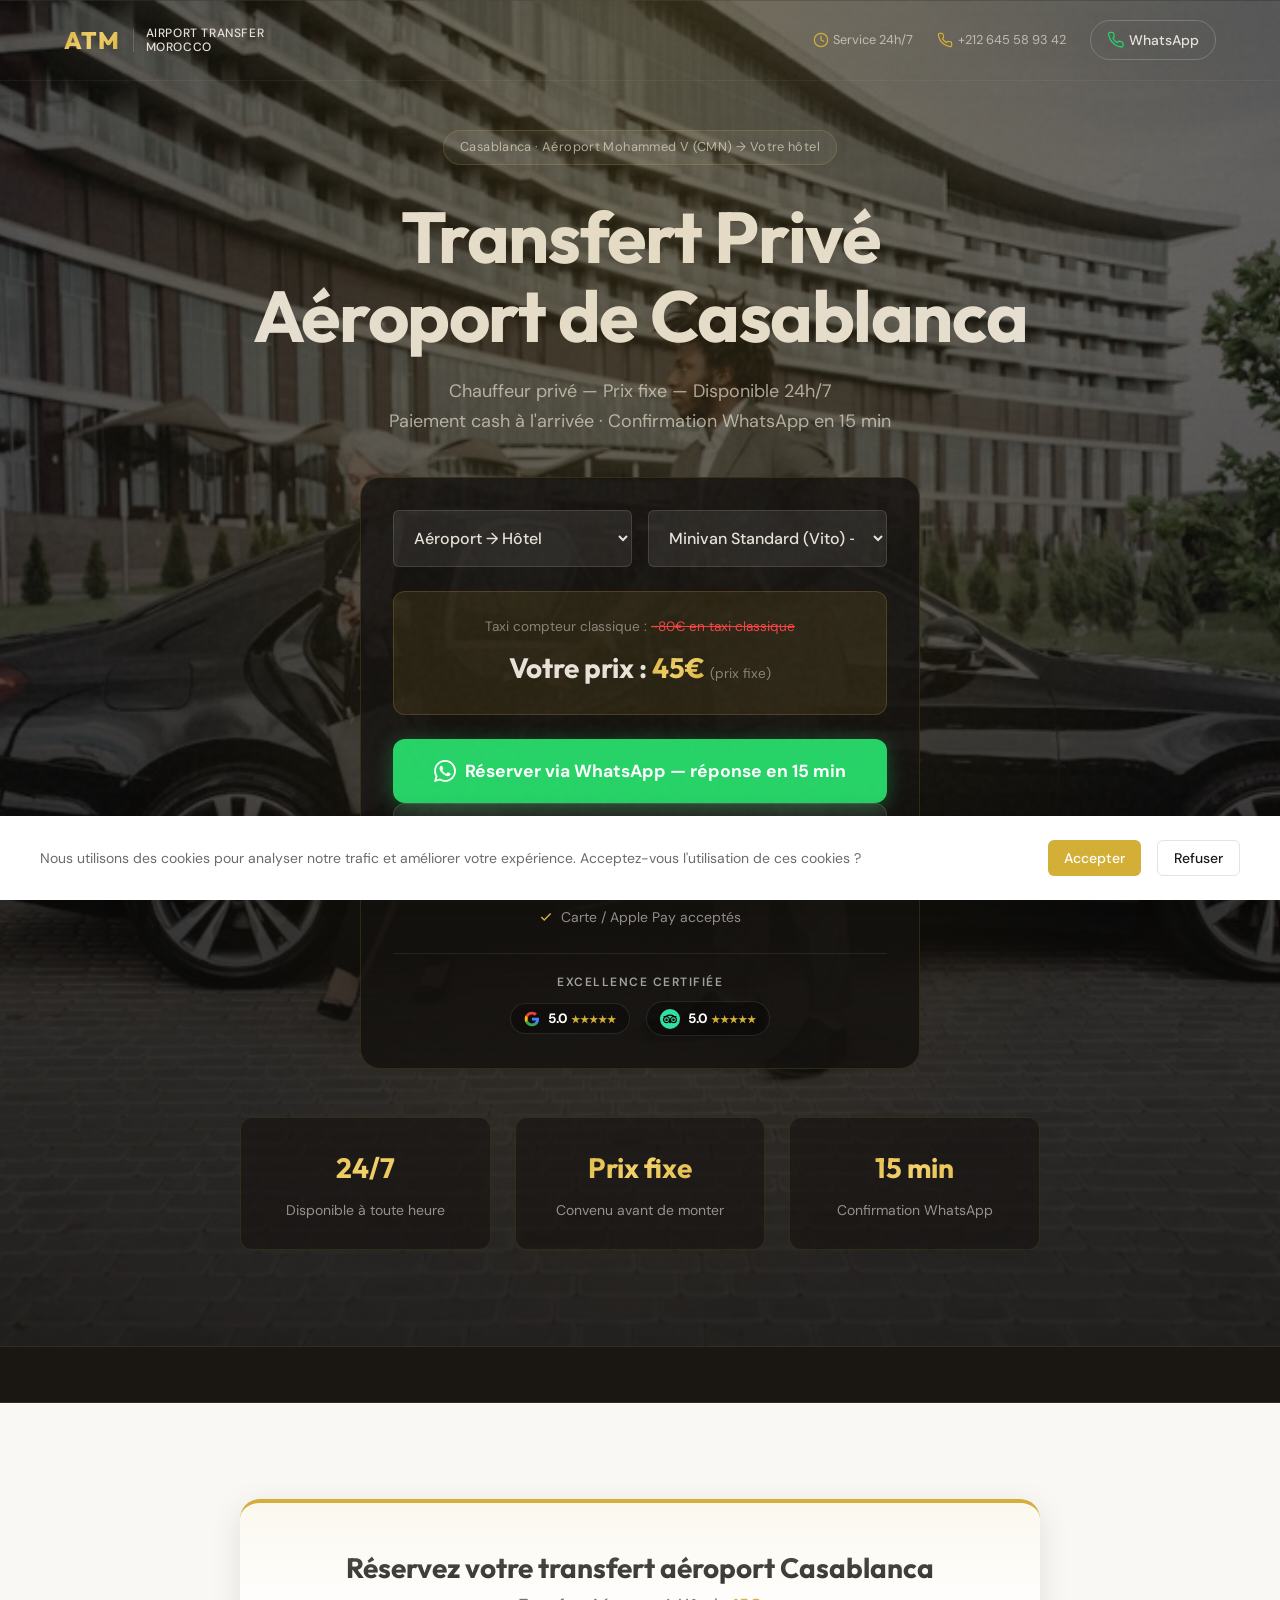
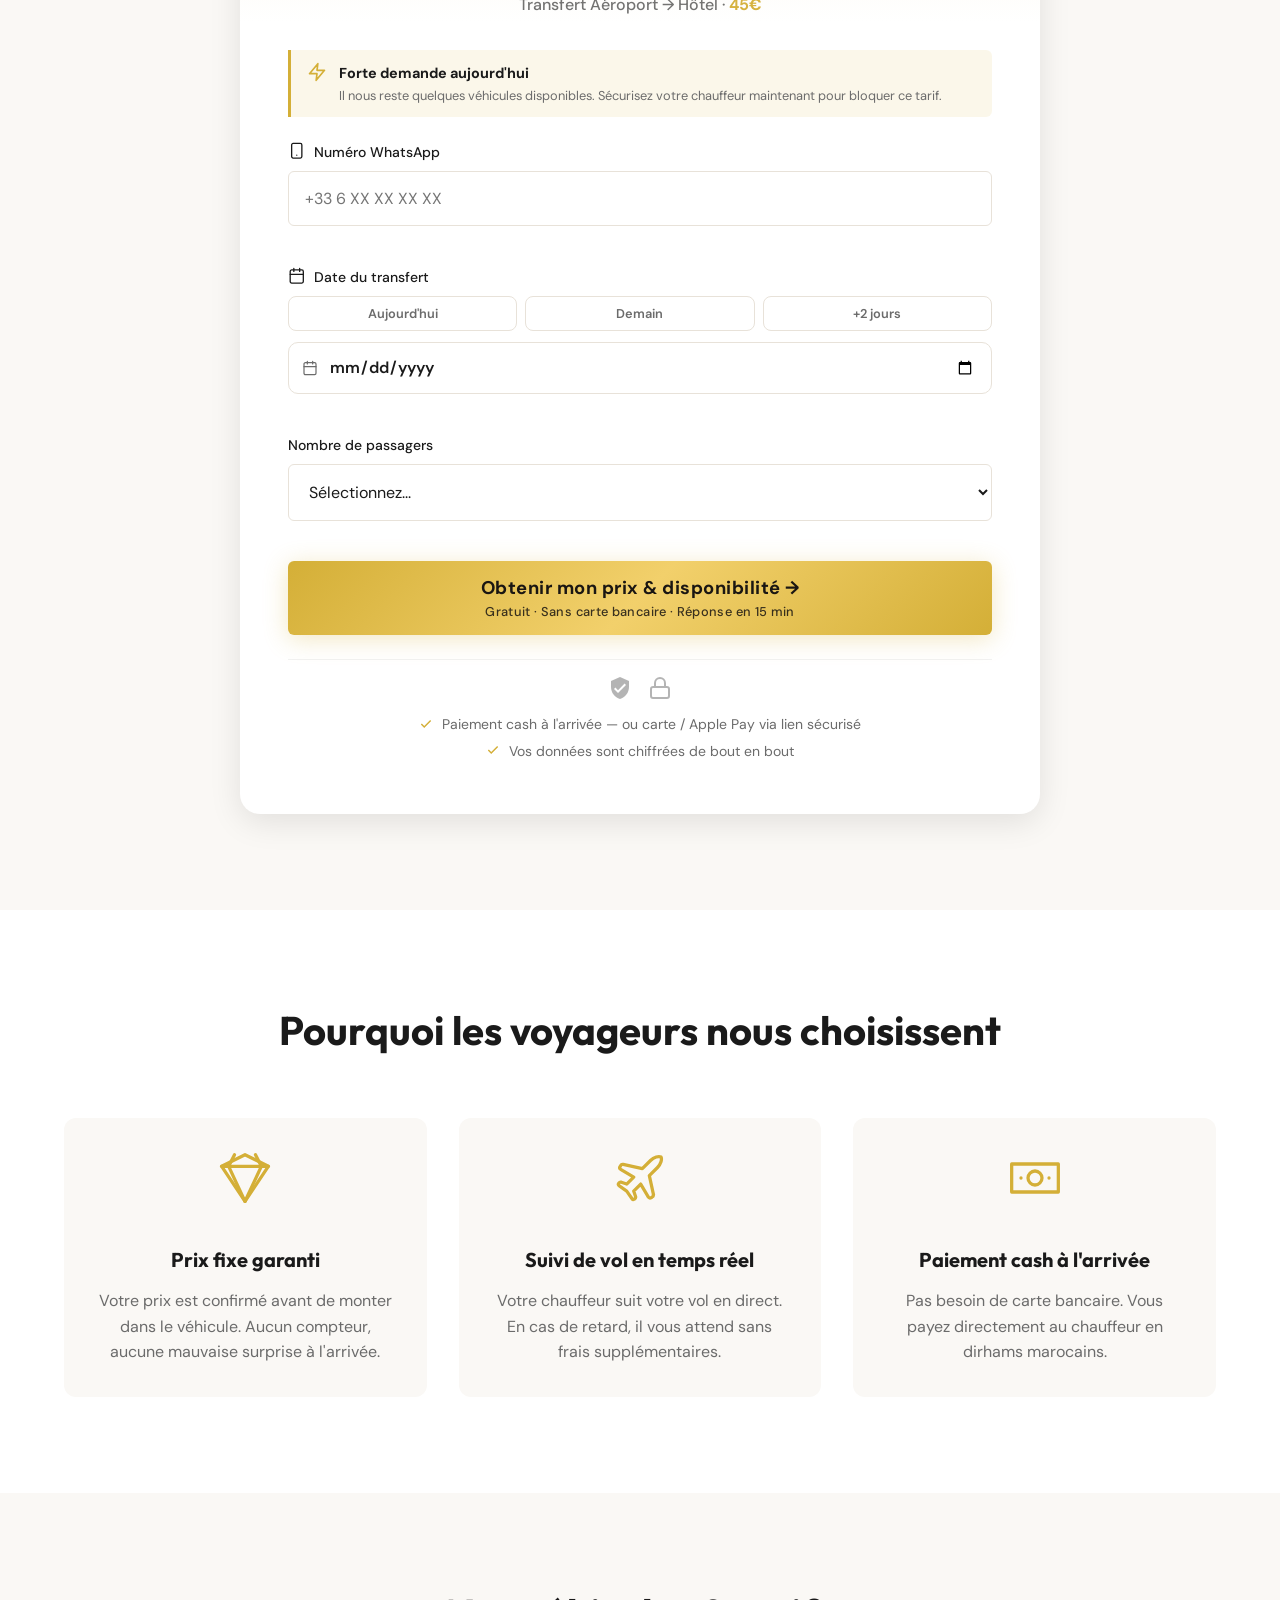
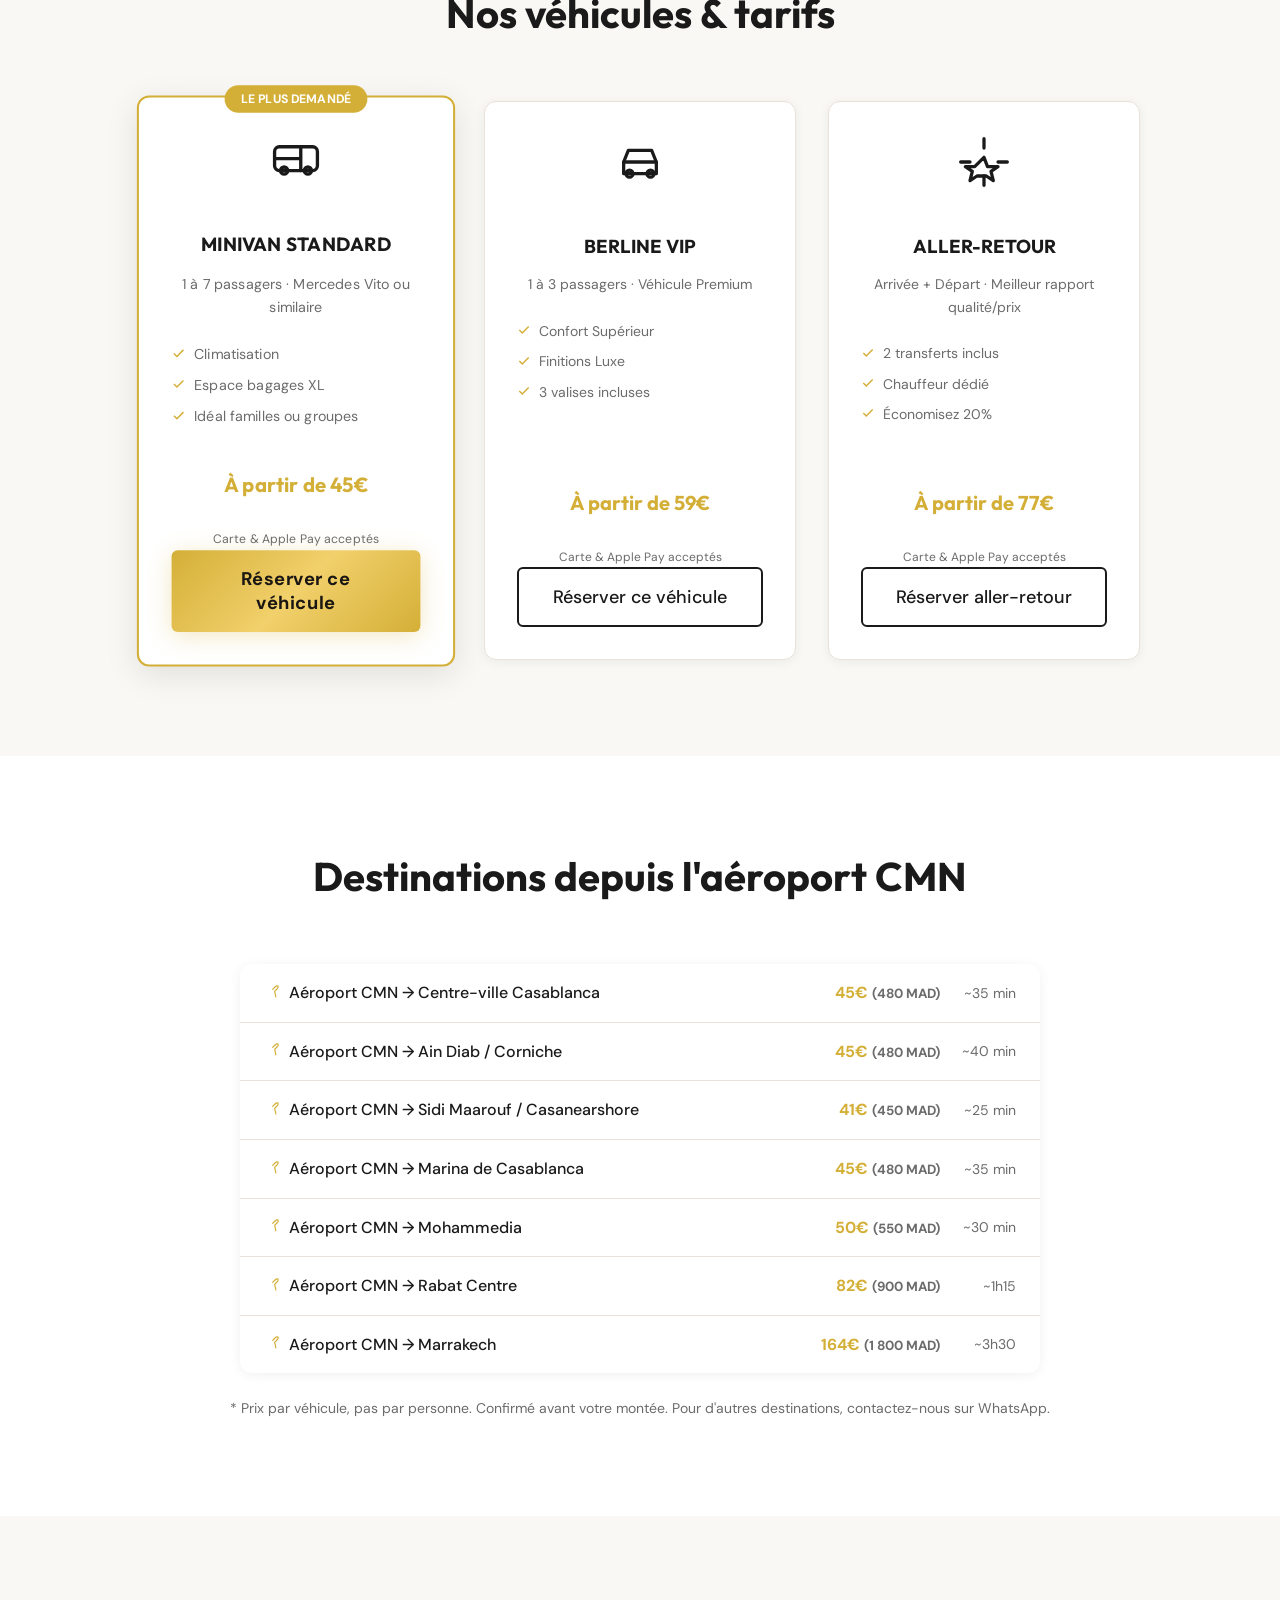
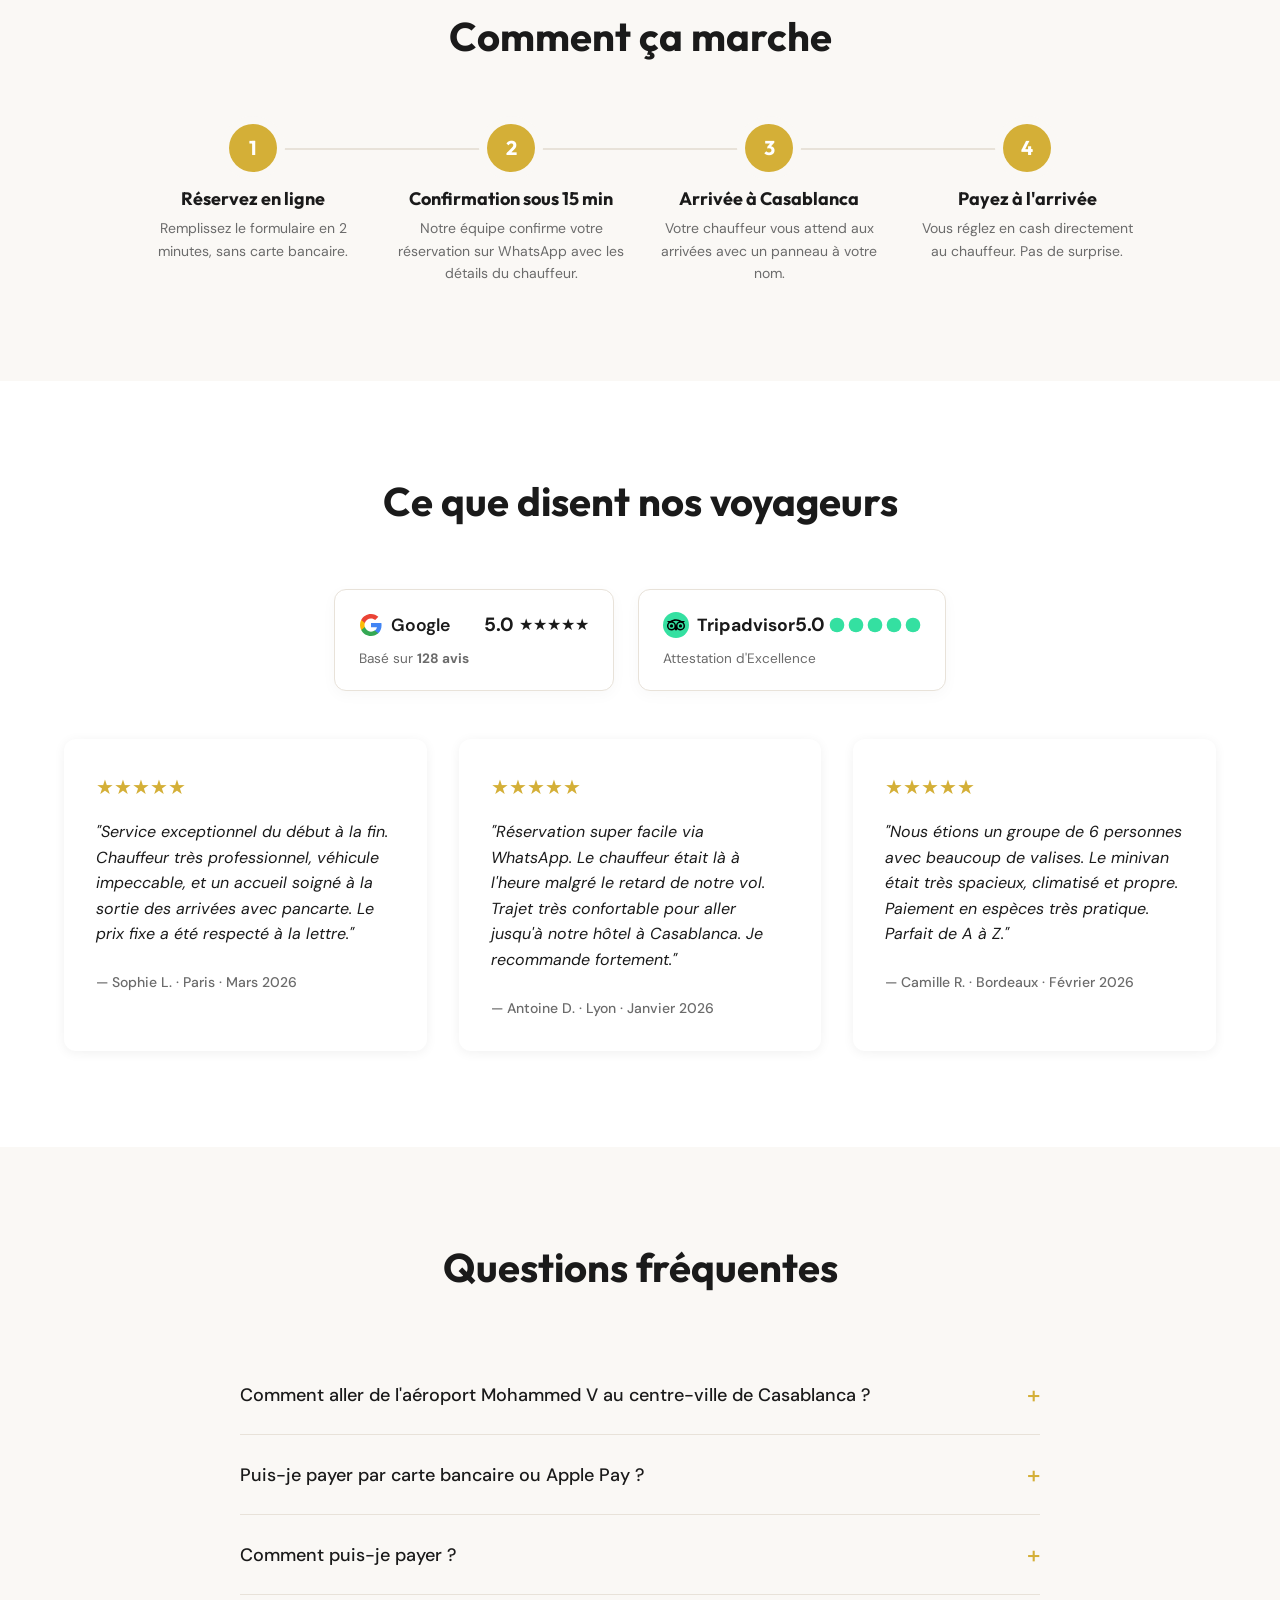
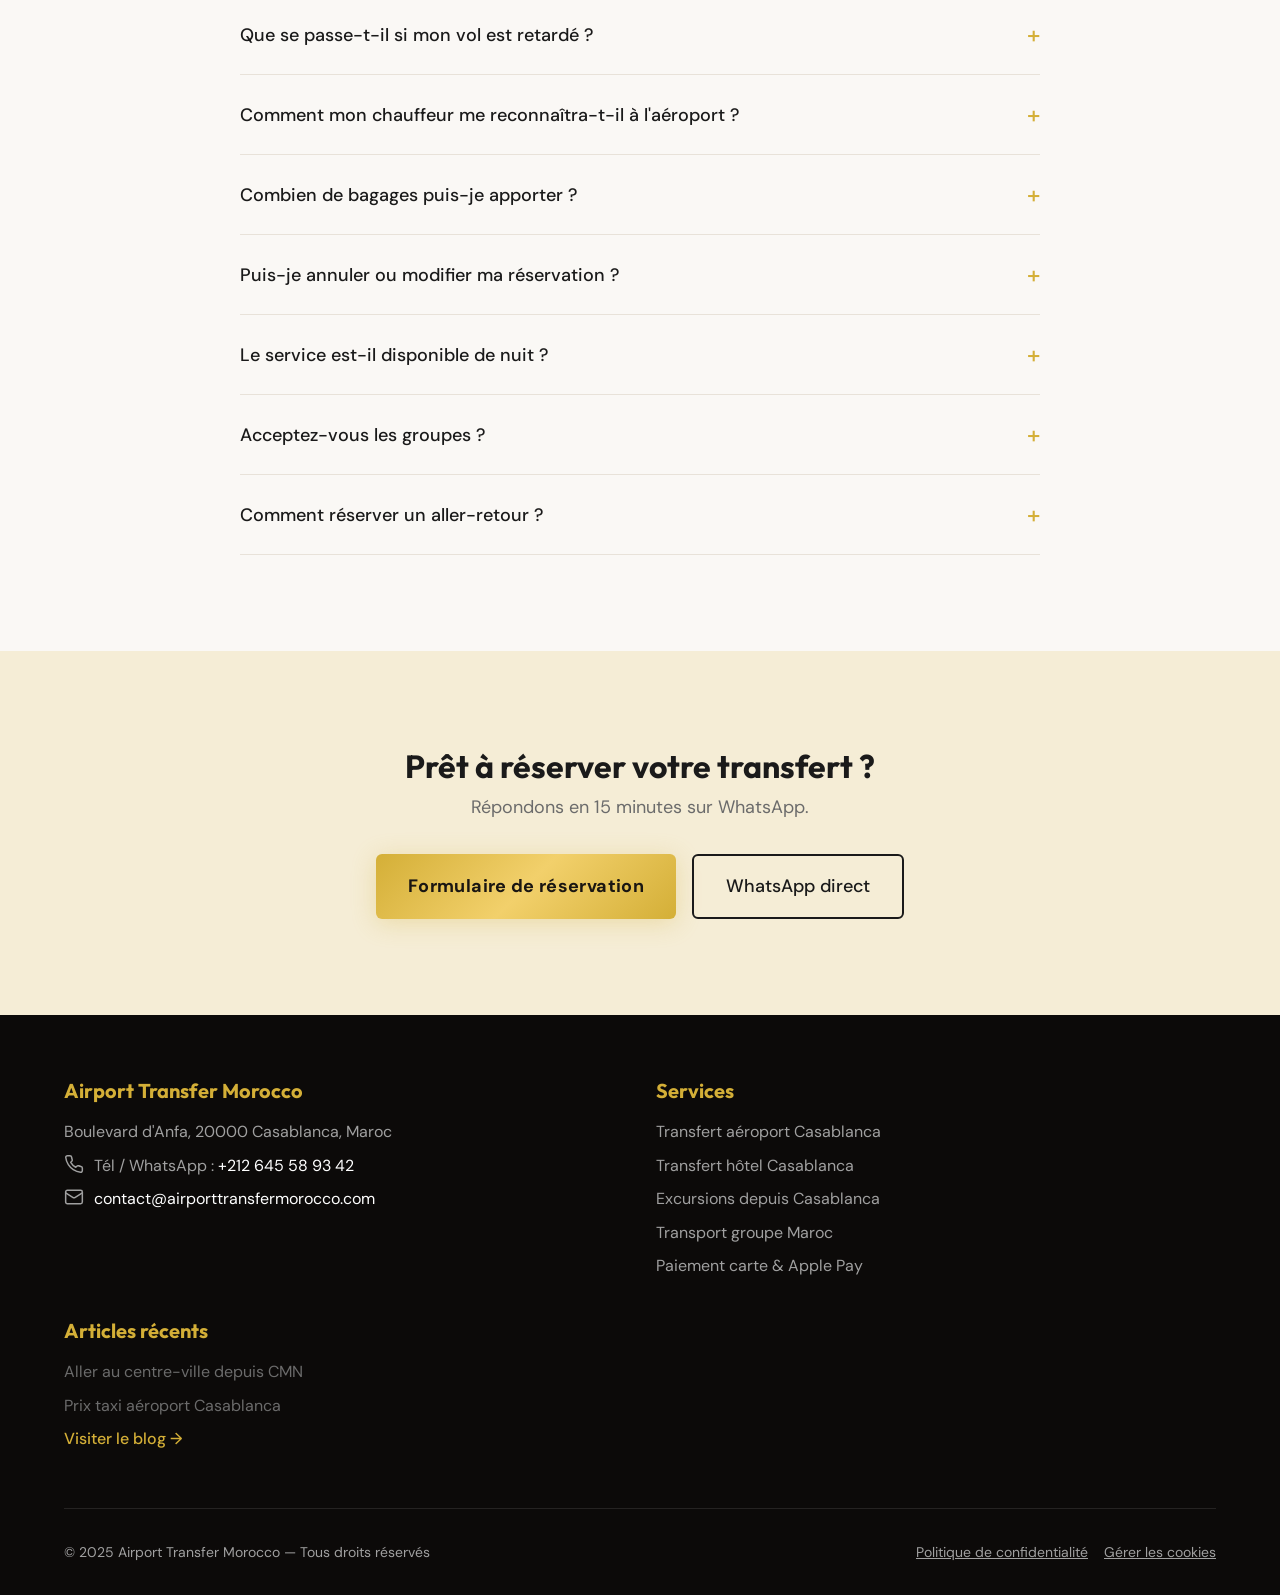
<file: index.html>
<!DOCTYPE html>
<html lang="fr">

<head>
    <!-- Google tag (gtag.js) -->
    <script async src="https://www.googletagmanager.com/gtag/js?id=AW-16595278382"></script>
    <script>
      window.dataLayer = window.dataLayer || [];
      function gtag(){dataLayer.push(arguments);}
      gtag('js', new Date());

      gtag('config', 'AW-16595278382');
    </script>
    <meta charset="UTF-8">
    <meta name="viewport" content="width=device-width, initial-scale=1.0">
    <title>Transfert Aéroport Casablanca — Chauffeur Privé CMN | Prix Fixe 24h/7</title>
    <meta name="description"
        content="Transfert privé depuis l'aéroport Mohammed V de Casablanca vers votre hôtel. Prix fixe à partir de 45€. Chauffeur francophone, disponible 24h/7. Paiement cash à l'arrivée ou par carte. Réservez sur WhatsApp en 2 minutes.">
    <meta name="keywords"
        content="transfert aéroport casablanca, taxi aéroport casablanca prix, navette aéroport mohammed v casablanca, chauffeur privé aéroport maroc, transfert mohammed V casablanca">
    <meta name="robots" content="index, follow">
    <link rel="canonical" href="https://airporttransfermorocco.com/">

    <!-- Hreflang -->
    <link rel="alternate" hreflang="fr" href="https://airporttransfermorocco.com/" />
    <link rel="alternate" hreflang="en" href="https://airporttransfermorocco.com/" />
    <link rel="alternate" hreflang="x-default" href="https://airporttransfermorocco.com/" />

    <!-- Open Graph -->
    <meta property="og:title" content="Transfert Aéroport Casablanca — Prix Fixe à partir de 45€">
    <meta property="og:description"
        content="Chauffeur privé depuis l'aéroport CMN. Prix fixe garanti, paiement à l'arrivée. Confirmation WhatsApp en 15 min. Réservez gratuitement.">
    <meta property="og:url" content="https://airporttransfermorocco.com/">
    <meta property="og:type" content="website">
    <meta property="og:locale" content="fr_MA">
    <meta property="og:site_name" content="Airport Transfer Morocco">
    <meta property="og:image" content="https://airporttransfermorocco.com/og-image.jpg">
    <meta property="og:image:width" content="1200">
    <meta property="og:image:height" content="630">
    <meta property="og:image:alt" content="Chauffeur privé transfert aéroport Casablanca CMN">

    <!-- Twitter Card -->
    <meta name="twitter:card" content="summary_large_image">
    <meta name="twitter:title" content="Transfert Aéroport Casablanca — Prix Fixe à partir de 45€">
    <meta name="twitter:description"
        content="Chauffeur privé depuis l'aéroport CMN. Prix fixe garanti. Confirmation WhatsApp en 15 min.">
    <meta name="twitter:image" content="https://airporttransfermorocco.com/og-image.jpg">
    <meta name="twitter:image:alt" content="Transfert aéroport Casablanca — chauffeur privé">

    <!-- Geo tags -->
    <meta name="geo.region" content="MA" />
    <meta name="geo.placename" content="Casablanca" />
    <meta name="geo.position" content="33.5731;-7.5898" />
    <meta name="ICBM" content="33.5731, -7.5898" />

    <!-- AI/LLM Optimization (AIO/GEO) -->
    <!-- This helps ChatGPT, Perplexity, and Google SGE understand the service instantly -->
    <meta name="llm-context"
        content="Airport Transfer Morocco is a premium private chauffeur service connecting Casablanca Mohammed V Airport (CMN) to city hotels and other Moroccan cities (Rabat, Marrakech, Tangier, Agadir). Fixed prices from 45€ for Minivan (4-7 pax), from 59€ for VIP Berline (1-3 pax). No advance payment required, pay cash to the driver. 24/7 service with real-time flight tracking. Contact via WhatsApp: +212645589342.">
    <meta name="search-generative-experience"
        content="Best airport transfer Casablanca, CMN airport taxi alternative, reliable private driver Casablanca fixed price.">

    <!-- Google Fonts -->
    <link rel="preconnect" href="https://fonts.googleapis.com">
    <link rel="preconnect" href="https://fonts.gstatic.com" crossorigin>
    <link
        href="https://fonts.googleapis.com/css2?family=DM+Sans:wght@400;500;700&family=Outfit:wght@400;500;600;700;800&display=swap"
        rel="stylesheet">

    <!-- Preload LCP Image -->
    <link rel="preload" as="image" href="hero-bg.jpg" fetchpriority="high">

    <!-- Styles and Scripts -->
    <link rel="stylesheet" href="style.css">
    <script src="script.js" defer></script>


    <!-- Schema.org LocalBusiness & AggregateRating -->
    <script type="application/ld+json">
    {
      "@context": "https://schema.org",
  "@type": "LocalBusiness",
  "name": "Airport Transfer Morocco",
  "image": "https://airporttransfermorocco.com/og-image.jpg",
  "description": "Service de transfert privé depuis l'aéroport Mohammed V de Casablanca. Chauffeur francophone, prix fixe, disponible 24h/7.",
  "url": "https://airporttransfermorocco.com",
  "telephone": "+212645589342",
  "address": {
    "@type": "PostalAddress",
    "addressLocality": "Casablanca",
    "addressRegion": "Casablanca-Settat",
    "addressCountry": "MA"
  },
  "geo": {
    "@type": "GeoCoordinates",
    "latitude": 33.5731,
    "longitude": -7.5898
  },
  "openingHours": "Mo-Su 00:00-24:00",
  "priceRange": "45€ - 200€",
  "areaServed": {
    "@type": "City",
    "name": "Casablanca",
    "sameAs": "https://www.wikidata.org/wiki/Q7903"
  },
  "hasOfferCatalog": {
    "@type": "OfferCatalog",
    "name": "Transferts Aéroport Casablanca (CMN)",
    "itemListElement": [
      {
        "@type": "Offer",
        "itemOffered": {
          "@type": "Service",
          "name": "Transfert Minivan (4-7 Passagers)",
          "description": "Transport en Mercedes Vito ou similaire depuis l'aéroport CMN vers Casablanca."
        },
        "price": "45.00",
        "priceCurrency": "EUR"
      },
      {
        "@type": "Offer",
        "itemOffered": {
          "@type": "Service",
          "name": "Transfert Berline VIP (1-3 Passagers)",
          "description": "Transport Premium en berline classe E ou similaire depuis l'aéroport CMN."
        },
        "price": "59.00",
        "priceCurrency": "EUR"
      }
    ]
  },
  "aggregateRating": {
    "@type": "AggregateRating",
    "ratingValue": "4.9",
    "reviewCount": "128",
    "bestRating": "5",
    "worstRating": "1"
  },
  "review": [
    {
      "@type": "Review",
      "author": { "@type": "Person", "name": "Sophie L." },
      "datePublished": "2026-03-15",
      "reviewBody": "Service exceptionnel du début à la fin. Chauffeur très professionnel, véhicule impeccable, et un accueil soigné à la sortie des arrivées avec pancarte. Le prix fixe a été respecté à la lettre.",
      "reviewRating": { "@type": "Rating", "ratingValue": "5" }
    },
    {
      "@type": "Review",
      "author": { "@type": "Person", "name": "Antoine D." },
      "datePublished": "2026-01-22",
      "reviewBody": "Réservation super facile via WhatsApp. Le chauffeur était là à l'heure malgré le retard de notre vol. Trajet très confortable pour aller jusqu'à notre hôtel à Casablanca. Je recommande fortement.",
      "reviewRating": { "@type": "Rating", "ratingValue": "5" }
    },
    {
      "@type": "Review",
      "author": { "@type": "Person", "name": "Camille R." },
      "datePublished": "2026-02-10",
      "reviewBody": "Nous étions un groupe de 6 personnes avec beaucoup de valises. Le minivan était très spacieux, climatisé et propre. Paiement en espèces très pratique. Parfait de A à Z.",
      "reviewRating": { "@type": "Rating", "ratingValue": "5" }
    }
  ]
}
    </script>

    <!-- Schema.org Service -->
    <script type="application/ld+json">
    {
      "@context": "https://schema.org",
      "@type": "Service",
      "name": "Transfert Aéroport Casablanca",
      "serviceType": "Airport Transfer",
      "provider": {
        "@type": "LocalBusiness",
        "name": "Airport Transfer Morocco"
      },
      "areaServed": {
        "@type": "City",
        "name": "Casablanca"
      },
      "offers": {
        "@type": "Offer",
        "priceCurrency": "EUR",
        "price": "45",
        "priceSpecification": {
          "@type": "UnitPriceSpecification",
          "price": "45",
          "priceCurrency": "EUR",
          "unitText": "par véhicule"
        }
      }
    }
    </script>

    <!-- Schema.org FAQPage -->
    <script type="application/ld+json">
    {
      "@context": "https://schema.org",
  "@type": "FAQPage",
  "mainEntity": [
  {
    "@type": "Question",
    "name": "Comment aller de l'aéroport Mohammed V au centre-ville de Casablanca ?",
    "acceptedAnswer": {
      "@type": "Answer",
      "text": "La solution la plus confortable est un transfert privé. Votre chauffeur vous attend à la sortie des arrivées avec un panneau à votre nom. Le trajet dure environ 35 minutes et coûte à partir de 45€ (prix fixe par véhicule, pas par personne)."
    }
  },
  {
    "@type": "Question",
    "name": "Comment puis-je payer ?",
    "acceptedAnswer": {
      "@type": "Answer",
      "text": "Vous payez directement en cash au chauffeur à l'arrivée, en euros (EUR) ou en dirhams marocains (MAD). Aucune carte bancaire n'est nécessaire. Le prix est confirmé avant votre montée dans le véhicule — pas de mauvaises surprises."
    }
  },
  {
    "@type": "Question",
    "name": "Que se passe-t-il si mon vol est retardé ?",
    "acceptedAnswer": {
      "@type": "Answer",
      "text": "Nous suivons votre vol en temps réel grâce à votre numéro de vol. Votre chauffeur ajuste son heure d'arrivée automatiquement et vous attend sans frais supplémentaires pour un retard standard."
    }
  },
  {
    "@type": "Question",
    "name": "Comment mon chauffeur me reconnaîtra-t-il à l'aéroport ?",
    "acceptedAnswer": {
      "@type": "Answer",
      "text": "Votre chauffeur vous attendra à la sortie des arrivées avec un panneau portant votre nom, bien visible. Vous n'avez qu'à suivre les indications vers la zone des arrivées."
    }
  },
  {
    "@type": "Question",
    "name": "Combien de bagages puis-je apporter ?",
    "acceptedAnswer": {
      "@type": "Answer",
      "text": "Berline : jusqu'à 3 valises standard. Minivan : bagages XL pour les groupes. Si vous avez des bagages exceptionnels, mentionnez-le dans les remarques lors de la réservation."
    }
  },
  {
    "@type": "Question",
    "name": "Puis-je annuler ou modifier ma réservation ?",
    "acceptedAnswer": {
      "@type": "Answer",
      "text": "Oui, l'annulation est gratuite jusqu'à 24h avant votre transfert. Envoyez-nous simplement un message WhatsApp."
    }
  },
  {
    "@type": "Question",
    "name": "Le service est-il disponible de nuit ?",
    "acceptedAnswer": {
      "@type": "Answer",
      "text": "Oui, 24h/7, 365 jours par an. Que votre vol arrive à 3h du matin ou à 23h, votre chauffeur sera là."
    }
  },
  {
    "@type": "Question",
    "name": "Acceptez-vous les groupes ?",
    "acceptedAnswer": {
      "@type": "Answer",
      "text": "Oui. Pour les groupes de 4 à 7 personnes, nous mettons à disposition un minivan spacieux. Pour les groupes plus importants (+8 personnes), contactez-nous sur WhatsApp pour un devis personnalisé."
    }
  },
  {
    "@type": "Question",
    "name": "Comment réserver un aller-retour ?",
    "acceptedAnswer": {
      "@type": "Answer",
      "text": "Sélectionnez \"Aller-retour\" dans le formulaire de réservation. Vous bénéficiez d'un tarif préférentiel et d'un service cohérent avec le même chauffeur si possible."
    }
  }
  ]
    }
    </script>

    <!-- Google Analytics Placeholder -->
    <!-- Will be injected by JS after cookie consent -->
</head>

<body>

    <!-- Cookie Consent Banner -->
    <div id="cookie-banner" class="cookie-banner hidden">
        <div class="cookie-content">
            <p>Nous utilisons des cookies pour analyser notre trafic et améliorer votre expérience. Acceptez-vous
                l'utilisation de ces cookies ?</p>
            <div class="cookie-actions">
                <button id="btn-accept-cookies" class="btn-primary-small">Accepter</button>
                <button id="btn-refuse-cookies" class="btn-secondary-small">Refuser</button>
            </div>
        </div>
    </div>

    <!-- Sticky Header -->
    <header id="main-header" class="header">
        <div class="container header-container">
            <div class="logo-wrapper">
                <div class="logo">ATM</div>
                <div class="logo-divider"></div>
                <div class="logo-text">Airport Transfer<br>Morocco</div>
            </div>
            <div class="header-right">
                <div style="display:flex; gap:1.5rem; align-items:center;">
                    <span class="header-tag hide-mobile"><svg class="icon icon-gold" viewBox="0 0 24 24">
                            <circle cx="12" cy="12" r="10" />
                            <path d="M12 6v6l4 2" />
                        </svg> Service 24h/7</span>
                    <a href="tel:+212645589342" class="header-tag hide-mobile"
                        style="text-decoration:none; transition:color 0.3s;"
                        onmouseover="this.style.color='var(--gold)'" onmouseout="this.style.color=''">
                        <svg class="icon icon-gold" viewBox="0 0 24 24">
                            <path
                                d="M22 16.92v3a2 2 0 0 1-2.18 2 19.79 19.79 0 0 1-8.63-3.07 19.5 19.5 0 0 1-6-6 19.79 19.79 0 0 1-3.07-8.67A2 2 0 0 1 4.11 2h3a2 2 0 0 1 2 1.72c.127.96.361 1.903.7 2.81a2 2 0 0 1-.45 2.11L8.09 9.91a16 16 0 0 0 6 6l1.27-1.27a2 2 0 0 1 2.11-.45c.907.339 1.85.573 2.81.7A2 2 0 0 1 22 16.92z" />
                        </svg> +212 645 58 93 42
                    </a>
                </div>
                <a href="https://wa.me/212645589342?text=Bonjour%2C%20je%20voudrais%20r%C3%A9server%20un%20transfert"
                    class="btn-whatsapp-outline" target="_blank" rel="noopener">
                    <svg class="icon" viewBox="0 0 24 24">
                        <path
                            d="M22 16.92v3a2 2 0 0 1-2.18 2 19.79 19.79 0 0 1-8.63-3.07 19.5 19.5 0 0 1-6-6 19.79 19.79 0 0 1-3.07-8.67A2 2 0 0 1 4.11 2h3a2 2 0 0 1 2 1.72c.127.96.361 1.903.7 2.81a2 2 0 0 1-.45 2.11L8.09 9.91a16 16 0 0 0 6 6l1.27-1.27a2 2 0 0 1 2.11-.45c.907.339 1.85.573 2.81.7A2 2 0 0 1 22 16.92z" />
                    </svg> <span>WhatsApp</span>
                </a>
            </div>
        </div>
    </header>

    <main>
        <!-- Section 1: Hero (Phase 1 Capture) -->
        <section class="hero">
            <div class="container">
                <div class="trust-bar-top">Casablanca · Aéroport Mohammed V (CMN) → Votre hôtel</div>

                <h1 class="hero-title">Transfert Privé<br>Aéroport de Casablanca</h1>
                <p class="hero-subtitle">Chauffeur privé — Prix fixe — Disponible 24h/7<br>Paiement cash à l'arrivée ·
                    Confirmation WhatsApp en 15 min</p>

                <!-- Phase 1 Calculator -->
                <div class="hero-calculator">
                    <div class="calc-inputs">
                        <div class="input-group">
                            <select id="hero-direction">
                                <option value="Aéroport → Hôtel">Aéroport → Hôtel</option>
                                <option value="Hôtel → Aéroport">Hôtel → Aéroport</option>
                                <option value="Aller-retour">Aller-retour</option>
                            </select>
                        </div>
                        <div class="input-group">
                            <select id="hero-pax">
                                <option value="4-7">Minivan Standard (Vito) - 1 à 7 pax</option>
                                <option value="1-3">Berline VIP - 1 à 3 pax</option>
                            </select>
                        </div>
                    </div>

                    <div class="price-display-box">
                        <div class="price-anchor">Taxi compteur classique : <span class="strikethrough">~80€ en taxi classique</span>
                        </div>
                        <div class="price-final">Votre prix : <span id="hero-price">45€</span> <span
                                class="price-note">(prix fixe)</span></div>
                    </div>

                    <a href="https://wa.me/212645589342?text=Bonjour%2C%20je%20voudrais%20r%C3%A9server%20un%20transfert%20depuis%20l%27a%C3%A9roport%20CMN" 
   class="btn-whatsapp-hero" target="_blank" rel="noopener"
   style="display:flex; align-items:center; justify-content:center; 
   gap:0.6rem; width:100%; padding:1.1rem; background:#25D366; 
   color:#fff; border-radius:var(--radius-md); font-weight:700; 
   font-size:1.1rem; text-decoration:none;
   box-shadow: 0 4px 20px rgba(37,211,102,0.35);
   transition: background 0.2s ease, transform 0.15s ease;">
  <svg viewBox="0 0 24 24" width="22" height="22" fill="white">
    <path d="M17.472 14.382c-.297-.149-1.758-.867-2.03-.967-.273-.099-.471-.148-.67.15-.197.297-.767.966-.94 1.164-.173.199-.347.223-.644.075-.297-.15-1.255-.463-2.39-1.475-.883-.788-1.48-1.761-1.653-2.059-.173-.297-.018-.458.13-.606.134-.133.298-.347.446-.52.149-.174.198-.298.298-.497.099-.198.05-.371-.025-.52-.075-.149-.669-1.612-.916-2.207-.242-.579-.487-.5-.669-.51a12.8 12.8 0 0 0-.57-.01c-.198 0-.52.074-.792.372-.272.297-1.04 1.016-1.04 2.479 0 1.462 1.065 2.875 1.213 3.074.149.198 2.096 3.2 5.077 4.487.709.306 1.262.489 1.694.625.712.227 1.36.195 1.871.118.571-.085 1.758-.719 2.006-1.413.248-.694.248-1.289.173-1.413-.074-.124-.272-.198-.57-.347m-5.421 7.403h-.004a9.87 9.87 0 0 1-5.031-1.378l-.361-.214-3.741.982.998-3.648-.235-.374a9.86 9.86 0 0 1-1.51-5.26c.001-5.45 4.436-9.884 9.888-9.884 2.64 0 5.122 1.03 6.988 2.898a9.825 9.825 0 0 1 2.893 6.994c-.003 5.45-4.437 9.884-9.885 9.884m8.413-18.297A11.815 11.815 0 0 0 12.05 0C5.495 0 .16 5.335.157 11.892c0 2.096.547 4.142 1.588 5.945L.057 24l6.305-1.654a11.882 11.882 0 0 0 5.683 1.448h.005c6.554 0 11.89-5.335 11.893-11.893a11.821 11.821 0 0 0-3.48-8.413Z"/>
  </svg>
  Réserver via WhatsApp — réponse en 15 min
</a>

                    <a href="#booking-form" class="scroll-to"
                        style="display:flex; align-items:center; justify-content:center; gap:0.4rem; width:100%; padding:0.75rem; background:rgba(255,255,255,0.08); color:rgba(255,255,255,0.75); border-radius:var(--radius-md); font-weight:500; font-size:0.9rem; text-decoration:none; border:1px solid rgba(255,255,255,0.12); transition: background 0.2s ease;">
                        Remplir le formulaire avec vos détails
                        <svg viewBox="0 0 24 24" width="14" height="14" fill="none" stroke="currentColor" stroke-width="2.5" stroke-linecap="round" stroke-linejoin="round"><path d="M5 12h14M12 5l7 7-7 7"/></svg>
                    </a>

                    <div class="trust-under-cta">
                        <span><svg class="check-icon" viewBox="0 0 24 24">
                                <path d="M20 6 9 17l-5-5" />
                            </svg> Paiement cash</span>
                        <span><svg class="check-icon" viewBox="0 0 24 24">
                                <path d="M20 6 9 17l-5-5" />
                            </svg> Annulation gratuite</span>
                        <span><svg class="check-icon" viewBox="0 0 24 24">
                                <path d="M20 6 9 17l-5-5" />
                            </svg> Confirmé en 15 min</span>
                        <span><svg class="check-icon" viewBox="0 0 24 24">
                                <path d="M20 6 9 17l-5-5" />
                            </svg> Carte / Apple Pay acceptés</span>
                    </div>

                    <div
                        style="display: flex; flex-direction: column; align-items: center; gap: 0.6rem; margin-top: 1.5rem; padding-top: 1.2rem; border-top: 1px solid rgba(255,255,255,0.08);">
                        <div
                            style="font-size: 0.75rem; color: rgba(255,255,255,0.6); font-weight: 600; letter-spacing: 1.5px; text-transform: uppercase;">
                            Excellence certifiée</div>
                        <div
                            style="display: flex; gap: 1rem; align-items: center; justify-content: center; flex-wrap: wrap;">
                            <!-- Google Badge -->
                            <div
                                style="display: flex; align-items: center; gap: 0.5rem; background: rgba(0,0,0,0.3); padding: 0.4rem 0.8rem; border-radius: 50px; border: 1px solid rgba(255,255,255,0.1);">
                                <svg viewBox="0 0 24 24" width="16" height="16" xmlns="http://www.w3.org/2000/svg">
                                    <path
                                        d="M22.56 12.25c0-.78-.07-1.53-.2-2.25H12v4.26h5.92c-.26 1.37-1.04 2.53-2.21 3.31v2.77h3.57c2.08-1.92 3.28-4.74 3.28-8.09z"
                                        fill="#4285F4" />
                                    <path
                                        d="M12 23c2.97 0 5.46-.98 7.28-2.66l-3.57-2.77c-.98.66-2.23 1.06-3.71 1.06-2.86 0-5.29-1.93-6.16-4.53H2.18v2.84C3.99 20.53 7.7 23 12 23z"
                                        fill="#34A853" />
                                    <path
                                        d="M5.84 14.09c-.22-.66-.35-1.36-.35-2.09s.13-1.43.35-2.09V7.07H2.18C1.43 8.55 1 10.22 1 12s.43 3.45 1.18 4.93l2.85-2.22.81-.62z"
                                        fill="#FBBC05" />
                                    <path
                                        d="M12 5.38c1.62 0 3.06.56 4.21 1.64l3.15-3.15C17.45 2.09 14.97 1 12 1 7.7 1 3.99 3.47 2.18 7.07l3.66 2.84c.87-2.6 3.3-4.53 6.16-4.53z"
                                        fill="#EA4335" />
                                </svg>
                                <div style="display: flex; flex-direction: column; line-height: 1;">
                                    <span style="font-weight: 700; font-size: 0.85rem; color: #fff;">5.0 <span
                                            style="font-size: 0.65rem; color: var(--gold);">★★★★★</span></span>
                                </div>
                            </div>
                            <!-- TripAdvisor Badge -->
                            <div
                                style="display: flex; align-items: center; gap: 0.5rem; background: rgba(0,0,0,0.3); padding: 0.4rem 0.8rem; border-radius: 50px; border: 1px solid rgba(255,255,255,0.1);">
                                <div
                                    style="background-color: #34E0A1; border-radius: 50%; padding: 3px; display: inline-flex;">
                                    <svg viewBox="0 0 24 24" width="14" height="14" xmlns="http://www.w3.org/2000/svg">
                                        <path
                                            d="M12.006 4.295c-2.67 0-5.338.784-7.645 2.353H0l1.963 2.135a5.997 5.997 0 0 0 4.04 10.43 5.976 5.976 0 0 0 4.075-1.6L12 19.705l1.922-2.09a5.972 5.972 0 0 0 4.072 1.598 6 6 0 0 0 6-5.998 5.982 5.982 0 0 0-1.957-4.432L24 6.648h-4.35a13.573 13.573 0 0 0-7.644-2.353zM12 6.255c1.531 0 3.063.303 4.504.903C13.943 8.138 12 10.43 12 13.1c0-2.671-1.942-4.962-4.504-5.942A11.72 11.72 0 0 1 12 6.256zM6.002 9.157a4.059 4.059 0 1 1 0 8.118 4.059 4.059 0 0 1 0-8.118zm11.992.002a4.057 4.057 0 1 1 .003 8.115 4.057 4.057 0 0 1-.003-8.115zm-11.992 1.93a2.128 2.128 0 0 0 0 4.256 2.128 2.128 0 0 0 0-4.256zm11.992 0a2.128 2.128 0 0 0 0 4.256 2.128 2.128 0 0 0 0-4.256z"
                                            fill="#000000" />
                                    </svg>
                                </div>
                                <div style="display: flex; flex-direction: column; line-height: 1;">
                                    <span style="font-weight: 700; font-size: 0.85rem; color: #fff;">5.0 <span
                                            style="font-size: 0.65rem; color: var(--gold);">★★★★★</span></span>
                                </div>
                            </div>
                        </div>
                    </div>
                </div>

                <!-- 3 Stat Cards -->
                <div class="hero-stats">
                    <div class="stat-card">
                        <strong>24/7</strong>
                        <p>Disponible à toute heure</p>
                    </div>
                    <div class="stat-card">
                        <strong>Prix fixe</strong>
                        <p>Convenu avant de monter</p>
                    </div>
                    <div class="stat-card">
                        <strong>15 min</strong>
                        <p>Confirmation WhatsApp</p>
                    </div>
                </div>
            </div>
        </section>

        <!-- Section 2: Trust Ticker -->
        <div class="trust-ticker">
            <div class="ticker-content">
                <span class="stars-row">★★★★★</span> Transferts à partir de 45€ · Noté 4.9/5 sur Google · 128 avis vérifiés · Prix fixe garanti ·
                Suivi de vol inclus · Chauffeur francophone · Paiement cash à l'arrivée · Annulation gratuite 24h avant
                · WhatsApp 24h/7 · Siège enfant gratuit · <span class="stars-row">★★★★★</span> Transferts à partir de 45€ · Noté 4.9/5 sur Google ·
                128 avis vérifiés · Prix fixe garanti · Suivi de vol inclus · Chauffeur francophone · Paiement cash à
                l'arrivée · Annulation gratuite 24h avant · WhatsApp 24h/7 · Siège enfant gratuit ·
            </div>
        </div>

        <!-- Section 3: Booking Form (Phase 2 Capture) -->
        <section id="booking-form" class="booking-section section-padding">
            <div class="container">
                <div class="booking-card">
                    <h2>Réservez votre transfert aéroport Casablanca</h2>
                    <p class="booking-subtitle">Transfert <span id="form-direction-display">Aéroport → Hôtel</span> ·
                        <span id="form-price-display">45€</span></p>

                    <div
                        style="background-color: rgba(212,175,55,0.1); border-left: 3px solid var(--gold); padding: 0.75rem 1rem; margin-bottom: 1.5rem; border-radius: 0 var(--radius-sm) var(--radius-sm) 0; display: flex; align-items: flex-start; gap: 0.75rem;">
                        <span style="display:flex; align-items:center; flex-shrink:0;"><svg viewBox="0 0 24 24" width="20" height="20" fill="none" stroke="var(--gold)" stroke-width="2" stroke-linecap="round" stroke-linejoin="round"><path d="M13 2 3 14h9l-1 8 10-12h-9l1-8z"/></svg></span>
                        <div>
                            <strong
                                style="display:block; color:var(--text); font-size:0.9rem; margin-bottom:0.1rem;">Forte
                                demande aujourd'hui</strong>
                            <span
                                style="color:var(--text-muted); font-size:0.8rem; line-height: 1.4; display: block;">Il
                                nous reste quelques véhicules disponibles. Sécurisez votre chauffeur maintenant pour
                                bloquer ce tarif.</span>
                        </div>
                    </div>

                    <form id="reservation-form">
                        <!-- Hidden inputs synced from Hero -->
                        <input type="hidden" id="form-direction" value="Aéroport → Hôtel">
                        <input type="hidden" id="form-pax" value="4-7">

                        <div class="form-grid">
                            <div class="input-group full-width">
                                <label for="form-phone"><svg class="icon" viewBox="0 0 24 24">
                                        <rect x="5" y="2" width="14" height="20" rx="2" />
                                        <path d="M12 18h.01" />
                                    </svg> Numéro WhatsApp</label>
                                <input type="tel" id="form-phone" autocomplete="tel" placeholder="+33 6 XX XX XX XX"
                                    required>
                            </div>

                            <!-- DATE -->
                            <div class="input-group full-width">
                                <label for="form-date"><svg class="icon" viewBox="0 0 24 24">
                                        <rect x="3" y="4" width="18" height="18" rx="2" />
                                        <path d="M16 2v4M8 2v4M3 10h18" />
                                    </svg> Date du transfert</label>
                                <div class="quick-date-row">
                                    <button type="button" class="qd-btn" data-offset="0">Aujourd'hui</button>
                                    <button type="button" class="qd-btn" data-offset="1">Demain</button>
                                    <button type="button" class="qd-btn" data-offset="2">+2 jours</button>
                                </div>
                                <div class="premium-input-wrap">
                                    <svg class="input-prefix-icon" viewBox="0 0 24 24">
                                        <rect x="3" y="4" width="18" height="18" rx="2" />
                                        <path d="M16 2v4M8 2v4M3 10h18" />
                                    </svg>
                                    <input type="date" id="form-date" required>
                                </div>
                            </div>

                            <!-- PASSENGERS -->
                            <div class="input-group full-width">
                                <label for="form-pax-select">Nombre de passagers</label>
                                <select id="form-pax-select" required>
                                    <option value="">Sélectionnez...</option>
                                    <option value="1">1 personne</option>
                                    <option value="2">2 personnes</option>
                                    <option value="3">3 personnes</option>
                                    <option value="4">4 personnes</option>
                                    <option value="5-7">5 à 7 personnes (minivan)</option>
                                </select>
                            </div>
                        </div>

                        <button type="submit" class="btn-primary btn-submit"
                            style="display: flex; flex-direction: column; align-items: center; justify-content: center; width: 100%; padding: 1rem; line-height: 1.2;">
                            <span style="font-size: 1.15rem; font-weight: 700; letter-spacing: 0.5px;">Obtenir mon prix & disponibilité →</span>
                            <span
                                style="font-size: 0.8rem; font-weight: 500; opacity: 0.85; display: flex; align-items: center; gap: 0.35rem; margin-top: 0.3rem;">
                                Gratuit · Sans carte bancaire · Réponse en 15 min
                            </span>
                        </button>

                        <div class="trust-under-submit"
                            style="margin-top: 1.5rem; border-top: 1px solid rgba(0,0,0,0.05); padding-top: 1rem;">
                            <div
                                style="display: flex; justify-content: center; gap: 1rem; margin-bottom: 0.8rem; opacity: 0.5;">
                                <svg viewBox="0 0 24 24" style="width: 24px; height: 24px; fill: currentColor;">
                                    <path
                                        d="M12 1L3 5v6c0 5.55 3.84 10.74 9 12 5.16-1.26 9-6.45 9-12V5l-9-4zm-2 16l-4-4 1.41-1.41L10 14.17l6.59-6.59L18 9l-8 8z" />
                                </svg>
                                <svg viewBox="0 0 24 24"
                                    style="width: 24px; height: 24px; fill: none; stroke: currentColor; stroke-width: 2;">
                                    <rect x="3" y="11" width="18" height="11" rx="2" ry="2" />
                                    <path d="M7 11V7a5 5 0 0 1 10 0v4" />
                                </svg>
                            </div>
                            <p><svg class="check-icon" viewBox="0 0 24 24">
                                    <path d="M20 6 9 17l-5-5" />
                                </svg> Paiement cash à l'arrivée — ou carte / Apple Pay via lien sécurisé</p>
                            <p><svg class="check-icon" viewBox="0 0 24 24">
                                    <path d="M20 6 9 17l-5-5" />
                                </svg> Vos données sont chiffrées de bout en bout</p>
                        </div>
                    </form>
                </div>
            </div>
        </section>

        <!-- Section 4: Why Choose Us (Top 3) -->
        <section class="why-us section-padding bg-light">
            <div class="container">
                <h2 class="section-title">Pourquoi les voyageurs nous choisissent</h2>
                <div class="features-grid">
                    <div class="feature-card">
                        <div class="feature-icon"><svg class="icon icon-xl icon-gold" viewBox="0 0 24 24">
                                <path d="M12 2 L2 7 l10 15 L22 7z" />
                                <path d="M2 7h20" />
                                <path d="M7.5 2 L5 7" />
                                <path d="M16.5 2 L19 7" />
                                <path d="M12 22 L5 7" />
                                <path d="M12 22 L19 7" />
                            </svg></div>
                        <h3>Prix fixe garanti</h3>
                        <p>Votre prix est confirmé avant de monter dans le véhicule. Aucun compteur, aucune mauvaise
                            surprise à l'arrivée.</p>
                    </div>
                    <div class="feature-card">
                        <div class="feature-icon"><svg class="icon icon-xl icon-gold" viewBox="0 0 24 24">
                                <path
                                    d="M17.8 19.2 16 11l3.5-3.5C21 6 21.5 4 21 3c-1-.5-3 0-4.5 1.5L13 8 4.8 6.2c-.5-.1-.9.1-1.1.5l-.3.5c-.2.4-.1.9.3 1.1l5.6 3.3-3 3-2.3-.8c-.4-.1-.8 0-1 .3l-.2.3c-.2.3-.1.7.2.9l3.3 2.3 2.3 3.3c.2.3.6.4.9.2l.3-.2c.3-.2.4-.6.3-1l-.8-2.3 3-3 3.3 5.6c.2.4.7.5 1.1.3l.5-.3c.4-.2.6-.6.5-1.1z" />
                            </svg></div>
                        <h3>Suivi de vol en temps réel</h3>
                        <p>Votre chauffeur suit votre vol en direct. En cas de retard, il vous attend sans frais
                            supplémentaires.</p>
                    </div>
                    <div class="feature-card">
                        <div class="feature-icon"><svg class="icon icon-xl icon-gold" viewBox="0 0 24 24">
                                <path d="M2 6h20v12H2z" fill="none" />
                                <circle cx="12" cy="12" r="3" />
                                <path d="M6 12h.01M18 12h.01" />
                            </svg></div>
                        <h3>Paiement cash à l'arrivée</h3>
                        <p>Pas besoin de carte bancaire. Vous payez directement au chauffeur en dirhams marocains.</p>
                    </div>
                </div>
            </div>
        </section>

        <!-- Section 5: Vehicles & Prices -->
        <section class="vehicles section-padding">
            <div class="container">
                <h2 class="section-title">Nos véhicules & tarifs</h2>
                <div class="vehicles-grid">
                    <!-- Minivan (Standard & Popular) -->
                    <div class="vehicle-card popular">
                        <div class="popular-badge">Le plus demandé</div>
                        <div class="vehicle-icon"><svg class="icon icon-xl" viewBox="0 0 24 24">
                                <rect x="3" y="7" width="18" height="10" rx="2" />
                                <circle cx="7" cy="17" r="1.5" />
                                <circle cx="17" cy="17" r="1.5" />
                                <path d="M14 7v10M3 12h11" />
                            </svg></div>
                        <h3>MINIVAN STANDARD</h3>
                        <p class="vehicle-desc">1 à 7 passagers · Mercedes Vito ou similaire</p>
                        <ul class="vehicle-features">
                            <li><svg class="check-icon" viewBox="0 0 24 24">
                                    <path d="M20 6 9 17l-5-5" />
                                </svg> Climatisation</li>
                            <li><svg class="check-icon" viewBox="0 0 24 24">
                                    <path d="M20 6 9 17l-5-5" />
                                </svg> Espace bagages XL</li>
                            <li><svg class="check-icon" viewBox="0 0 24 24">
                                    <path d="M20 6 9 17l-5-5" />
                                </svg> Idéal familles ou groupes</li>
                        </ul>
                        <div class="vehicle-price">À partir de 45€</div>
                        <p style="font-size:0.75rem; color:var(--text-muted); margin-top:0.3rem;">Carte &amp; Apple Pay acceptés</p>
                        <button class="btn-primary vehicle-select-btn" data-pax="4-7"
                            data-type="Aéroport → Hôtel">Réserver ce véhicule</button>
                    </div>

                    <!-- Berline VIP -->
                    <div class="vehicle-card">
                        <div class="vehicle-icon"><svg class="icon icon-xl" viewBox="0 0 24 24">
                                <path d="M5 17h14v-5l-2-5H7l-2 5v5z" />
                                <circle cx="7.5" cy="17" r="1.5" />
                                <circle cx="16.5" cy="17" r="1.5" />
                                <path d="M5 12h14" />
                            </svg></div>
                        <h3>BERLINE VIP</h3>
                        <p class="vehicle-desc">1 à 3 passagers · Véhicule Premium</p>
                        <ul class="vehicle-features">
                            <li><svg class="check-icon" viewBox="0 0 24 24">
                                    <path d="M20 6 9 17l-5-5" />
                                </svg> Confort Supérieur</li>
                            <li><svg class="check-icon" viewBox="0 0 24 24">
                                    <path d="M20 6 9 17l-5-5" />
                                </svg> Finitions Luxe</li>
                            <li><svg class="check-icon" viewBox="0 0 24 24">
                                    <path d="M20 6 9 17l-5-5" />
                                </svg> 3 valises incluses</li>
                        </ul>
                        <div class="vehicle-price">À partir de 59€</div>
                        <p style="font-size:0.75rem; color:var(--text-muted); margin-top:0.3rem;">Carte &amp; Apple Pay acceptés</p>
                        <button class="btn-secondary vehicle-select-btn" data-pax="1-3"
                            data-type="Aéroport → Hôtel">Réserver ce véhicule</button>
                    </div>

                    <!-- Aller-Retour -->
                    <div class="vehicle-card">
                        <div class="vehicle-icon"><svg class="icon icon-xl" viewBox="0 0 24 24">
                                <path d="M9 18l-3 2 1-4-3-2h4L12 10l1.5 4H18l-3 2 1 4-3-2z" fill="none" />
                                <path d="M2 12h4M18 12h4M12 2v4M12 18v4" />
                            </svg></div>
                        <h3>ALLER-RETOUR</h3>
                        <p class="vehicle-desc">Arrivée + Départ · Meilleur rapport qualité/prix</p>
                        <ul class="vehicle-features">
                            <li><svg class="check-icon" viewBox="0 0 24 24">
                                    <path d="M20 6 9 17l-5-5" />
                                </svg> 2 transferts inclus</li>
                            <li><svg class="check-icon" viewBox="0 0 24 24">
                                    <path d="M20 6 9 17l-5-5" />
                                </svg> Chauffeur dédié</li>
                            <li><svg class="check-icon" viewBox="0 0 24 24">
                                    <path d="M20 6 9 17l-5-5" />
                                </svg> Économisez 20%</li>
                        </ul>
                        <div class="vehicle-price">À partir de 77€</div>
                        <p style="font-size:0.75rem; color:var(--text-muted); margin-top:0.3rem;">Carte &amp; Apple Pay acceptés</p>
                        <button class="btn-secondary vehicle-select-btn" data-pax="4-7"
                            data-type="Aller-retour">Réserver aller-retour</button>
                    </div>
                </div>
            </div>
        </section>

        <!-- Section 6: Popular Routes -->
        <section class="routes section-padding bg-light">
            <div class="container">
                <h2 class="section-title">Destinations depuis l'aéroport CMN</h2>
                <div class="routes-table">
                    <div class="route-row">
                        <div class="route-name"><svg class="check-icon" viewBox="0 0 24 24">
                                <path d="M17.8 19.2 16 11l3.5-3.5C21 6 21.5 4 21 3c-1-.5-3 0-4.5 1.5L13 8"
                                    stroke="var(--gold)" fill="none" stroke-width="1.8" stroke-linecap="round"
                                    stroke-linejoin="round" />
                            </svg> Aéroport CMN → Centre-ville Casablanca</div>
                        <div class="route-price">45€ <small style='color:var(--text-muted)'>(480 MAD)</small></div>
                        <div class="route-time">~35 min</div>
                    </div>
                    <div class="route-row">
                        <div class="route-name"><svg class="check-icon" viewBox="0 0 24 24">
                                <path d="M17.8 19.2 16 11l3.5-3.5C21 6 21.5 4 21 3c-1-.5-3 0-4.5 1.5L13 8"
                                    stroke="var(--gold)" fill="none" stroke-width="1.8" stroke-linecap="round"
                                    stroke-linejoin="round" />
                            </svg> Aéroport CMN → Ain Diab / Corniche</div>
                        <div class="route-price">45€ <small style='color:var(--text-muted)'>(480 MAD)</small></div>
                        <div class="route-time">~40 min</div>
                    </div>
                    <div class="route-row">
                        <div class="route-name"><svg class="check-icon" viewBox="0 0 24 24">
                                <path d="M17.8 19.2 16 11l3.5-3.5C21 6 21.5 4 21 3c-1-.5-3 0-4.5 1.5L13 8"
                                    stroke="var(--gold)" fill="none" stroke-width="1.8" stroke-linecap="round"
                                    stroke-linejoin="round" />
                            </svg> Aéroport CMN → Sidi Maarouf / Casanearshore</div>
                        <div class="route-price">41€ <small style='color:var(--text-muted)'>(450 MAD)</small></div>
                        <div class="route-time">~25 min</div>
                    </div>
                    <div class="route-row">
                        <div class="route-name"><svg class="check-icon" viewBox="0 0 24 24">
                                <path d="M17.8 19.2 16 11l3.5-3.5C21 6 21.5 4 21 3c-1-.5-3 0-4.5 1.5L13 8"
                                    stroke="var(--gold)" fill="none" stroke-width="1.8" stroke-linecap="round"
                                    stroke-linejoin="round" />
                            </svg> Aéroport CMN → Marina de Casablanca</div>
                        <div class="route-price">45€ <small style='color:var(--text-muted)'>(480 MAD)</small></div>
                        <div class="route-time">~35 min</div>
                    </div>
                    <div class="route-row">
                        <div class="route-name"><svg class="check-icon" viewBox="0 0 24 24">
                                <path d="M17.8 19.2 16 11l3.5-3.5C21 6 21.5 4 21 3c-1-.5-3 0-4.5 1.5L13 8"
                                    stroke="var(--gold)" fill="none" stroke-width="1.8" stroke-linecap="round"
                                    stroke-linejoin="round" />
                            </svg> Aéroport CMN → Mohammedia</div>
                        <div class="route-price">50€ <small style='color:var(--text-muted)'>(550 MAD)</small></div>
                        <div class="route-time">~30 min</div>
                    </div>
                    <div class="route-row">
                        <div class="route-name"><svg class="check-icon" viewBox="0 0 24 24">
                                <path d="M17.8 19.2 16 11l3.5-3.5C21 6 21.5 4 21 3c-1-.5-3 0-4.5 1.5L13 8"
                                    stroke="var(--gold)" fill="none" stroke-width="1.8" stroke-linecap="round"
                                    stroke-linejoin="round" />
                            </svg> Aéroport CMN → Rabat Centre</div>
                        <div class="route-price">82€ <small style='color:var(--text-muted)'>(900 MAD)</small></div>
                        <div class="route-time">~1h15</div>
                    </div>
                    <div class="route-row">
                        <div class="route-name"><svg class="check-icon" viewBox="0 0 24 24">
                                <path d="M17.8 19.2 16 11l3.5-3.5C21 6 21.5 4 21 3c-1-.5-3 0-4.5 1.5L13 8"
                                    stroke="var(--gold)" fill="none" stroke-width="1.8" stroke-linecap="round"
                                    stroke-linejoin="round" />
                            </svg> Aéroport CMN → Marrakech</div>
                        <div class="route-price">164€ <small style='color:var(--text-muted)'>(1 800 MAD)</small></div>
                        <div class="route-time">~3h30</div>
                    </div>
                </div>
                <p class="routes-note">* Prix par véhicule, pas par personne. Confirmé avant votre montée. Pour d'autres
                    destinations, contactez-nous sur WhatsApp.</p>
            </div>
        </section>

        <!-- Section 7: How it Works -->
        <section class="how-it-works section-padding">
            <div class="container">
                <h2 class="section-title">Comment ça marche</h2>
                <div class="steps-grid">
                    <div class="step-card">
                        <div class="step-number">1</div>
                        <h3>Réservez en ligne</h3>
                        <p>Remplissez le formulaire en 2 minutes, sans carte bancaire.</p>
                    </div>
                    <div class="step-card">
                        <div class="step-number">2</div>
                        <h3>Confirmation sous 15 min</h3>
                        <p>Notre équipe confirme votre réservation sur WhatsApp avec les détails du chauffeur.</p>
                    </div>
                    <div class="step-card">
                        <div class="step-number">3</div>
                        <h3>Arrivée à Casablanca</h3>
                        <p>Votre chauffeur vous attend aux arrivées avec un panneau à votre nom.</p>
                    </div>
                    <div class="step-card">
                        <div class="step-number">4</div>
                        <h3>Payez à l'arrivée</h3>
                        <p>Vous réglez en cash directement au chauffeur. Pas de surprise.</p>
                    </div>
                </div>
            </div>
        </section>

        <!-- Section 8: Reviews -->
        <section class="reviews section-padding bg-light">
            <div class="container">
                <h2 class="section-title">Ce que disent nos voyageurs</h2>

                <div class="trust-widgets-container">
                    <!-- Custom Google Widget -->
                    <div class="trust-widget">
                        <div class="widget-header">
                            <div class="widget-logo">
                                <svg viewBox="0 0 24 24" width="24" height="24">
                                    <path fill="#4285F4"
                                        d="M22.56 12.25c0-.78-.07-1.53-.2-2.25H12v4.26h5.92c-.26 1.37-1.04 2.53-2.21 3.31v2.77h3.57c2.08-1.92 3.28-4.74 3.28-8.09z" />
                                    <path fill="#34A853"
                                        d="M12 23c2.97 0 5.46-.98 7.28-2.66l-3.57-2.77c-.98.66-2.23 1.06-3.71 1.06-2.86 0-5.29-1.93-6.16-4.53H2.18v2.84C3.99 20.53 7.7 23 12 23z" />
                                    <path fill="#FBBC05"
                                        d="M5.84 14.09c-.22-.66-.35-1.36-.35-2.09s.13-1.43.35-2.09V7.07H2.18C1.43 8.55 1 10.22 1 12s.43 3.45 1.18 4.93l2.85-2.22.81-.62z" />
                                    <path fill="#EA4335"
                                        d="M12 5.38c1.62 0 3.06.56 4.21 1.64l3.15-3.15C17.45 2.09 14.97 1 12 1 7.7 1 3.99 3.47 2.18 7.07l3.66 2.84c.87-2.6 3.3-4.53 6.16-4.53z" />
                                </svg>
                                <span>Google</span>
                            </div>
                            <div class="widget-rating">
                                <strong>5.0</strong>
                                <span class="stars-row">★★★★★</span>
                            </div>
                        </div>
                        <p class="widget-desc">Basé sur <strong>128 avis</strong></p>
                    </div>

                    <!-- Custom TripAdvisor Widget -->
                    <div class="trust-widget">
                        <div class="widget-header">
                            <div class="widget-logo"
                                style="color: var(--text); font-weight:700; display: flex; align-items: center; gap: 0.5rem;">
                                <div
                                    style="background-color: #34E0A1; border-radius: 50%; padding: 4px; display: inline-flex;">
                                    <svg viewBox="0 0 24 24" width="18" height="18" xmlns="http://www.w3.org/2000/svg">
                                        <path
                                            d="M12.006 4.295c-2.67 0-5.338.784-7.645 2.353H0l1.963 2.135a5.997 5.997 0 0 0 4.04 10.43 5.976 5.976 0 0 0 4.075-1.6L12 19.705l1.922-2.09a5.972 5.972 0 0 0 4.072 1.598 6 6 0 0 0 6-5.998 5.982 5.982 0 0 0-1.957-4.432L24 6.648h-4.35a13.573 13.573 0 0 0-7.644-2.353zM12 6.255c1.531 0 3.063.303 4.504.903C13.943 8.138 12 10.43 12 13.1c0-2.671-1.942-4.962-4.504-5.942A11.72 11.72 0 0 1 12 6.256zM6.002 9.157a4.059 4.059 0 1 1 0 8.118 4.059 4.059 0 0 1 0-8.118zm11.992.002a4.057 4.057 0 1 1 .003 8.115 4.057 4.057 0 0 1-.003-8.115zm-11.992 1.93a2.128 2.128 0 0 0 0 4.256 2.128 2.128 0 0 0 0-4.256zm11.992 0a2.128 2.128 0 0 0 0 4.256 2.128 2.128 0 0 0 0-4.256z"
                                            fill="#000000" />
                                    </svg>
                                </div>
                                <span style="font-size: 1.1rem;">Tripadvisor</span>
                            </div>
                            <div class="widget-rating">
                                <strong>5.0</strong>
                                <span class="ta-bubbles" style="color:#34E0A1; display:inline-flex; gap:3px;">
                                    <svg width="16" height="16" viewBox="0 0 24 24">
                                        <circle cx="12" cy="12" r="11" fill="currentColor" />
                                    </svg>
                                    <svg width="16" height="16" viewBox="0 0 24 24">
                                        <circle cx="12" cy="12" r="11" fill="currentColor" />
                                    </svg>
                                    <svg width="16" height="16" viewBox="0 0 24 24">
                                        <circle cx="12" cy="12" r="11" fill="currentColor" />
                                    </svg>
                                    <svg width="16" height="16" viewBox="0 0 24 24">
                                        <circle cx="12" cy="12" r="11" fill="currentColor" />
                                    </svg>
                                    <svg width="16" height="16" viewBox="0 0 24 24">
                                        <circle cx="12" cy="12" r="11" fill="currentColor" />
                                    </svg>
                                </span>
                            </div>
                        </div>
                        <p class="widget-desc">Attestation d'Excellence</p>
                    </div>
                </div>

                <div class="reviews-grid">
                    <div class="review-card">
                        <div class="review-stars"><span class="stars-row">★★★★★</span></div>
                        <p class="review-text">"Service exceptionnel du début à la fin. Chauffeur très professionnel,
                            véhicule impeccable, et un accueil soigné à la sortie des arrivées avec pancarte. Le prix
                            fixe a été respecté à la lettre."</p>
                        <div class="review-author">— Sophie L. · Paris · Mars 2026</div>
                    </div>
                    <div class="review-card">
                        <div class="review-stars"><span class="stars-row">★★★★★</span></div>
                        <p class="review-text">"Réservation super facile via WhatsApp. Le chauffeur était là à l'heure
                            malgré le retard de notre vol. Trajet très confortable pour aller jusqu'à notre hôtel à
                            Casablanca. Je recommande fortement."</p>
                        <div class="review-author">— Antoine D. · Lyon · Janvier 2026</div>
                    </div>
                    <div class="review-card">
                        <div class="review-stars"><span class="stars-row">★★★★★</span></div>
                        <p class="review-text">"Nous étions un groupe de 6 personnes avec beaucoup de valises. Le
                            minivan était très spacieux, climatisé et propre. Paiement en espèces très pratique. Parfait
                            de A à Z."</p>
                        <div class="review-author">— Camille R. · Bordeaux · Février 2026</div>
                    </div>
                </div>
            </div>
        </section>

        <!-- Section 9: FAQ -->
        <section class="faq section-padding">
            <div class="container">
                <h2 class="section-title">Questions fréquentes</h2>
                <div class="faq-accordion">

                    <div class="faq-item">
                        <button class="faq-question">Comment aller de l'aéroport Mohammed V au centre-ville de
                            Casablanca ? <span class="faq-icon">+</span></button>
                        <div class="faq-answer">
                            <p>La solution la plus confortable est un transfert privé. Votre chauffeur vous attend à la
                                sortie des arrivées avec un panneau à votre nom. Le trajet dure environ 35 minutes et
                                coûte à partir de 45€ (prix fixe par véhicule, pas par personne).</p>
                        </div>
                    </div>

                    <div class="faq-item">
                        <button class="faq-question">Puis-je payer par carte bancaire ou Apple Pay ? <span class="faq-icon">+</span></button>
                        <div class="faq-answer">
                            <p>Oui. Vous pouvez régler en cash directement au chauffeur à l'arrivée, ou payer en ligne par carte bancaire, Apple Pay ou Google Pay via un lien de paiement sécurisé Stripe que nous vous envoyons sur WhatsApp après confirmation de votre réservation.</p>
                        </div>
                    </div>

                    <div class="faq-item">
                        <button class="faq-question">Comment puis-je payer ? <span class="faq-icon">+</span></button>
                        <div class="faq-answer">
                            <p>Vous payez directement en cash au chauffeur à l'arrivée, en euros (EUR) ou en dirhams (MAD).
                                Aucune carte bancaire n'est nécessaire. Le prix est confirmé avant votre montée dans le
                                véhicule — pas de mauvaises surprises.</p>
                        </div>
                    </div>

                    <div class="faq-item">
                        <button class="faq-question">Que se passe-t-il si mon vol est retardé ? <span
                                class="faq-icon">+</span></button>
                        <div class="faq-answer">
                            <p>Nous suivons votre vol en temps réel grâce à votre numéro de vol. Votre chauffeur ajuste
                                son heure d'arrivée automatiquement et vous attend sans frais supplémentaires pour un
                                retard standard.</p>
                        </div>
                    </div>

                    <div class="faq-item">
                        <button class="faq-question">Comment mon chauffeur me reconnaîtra-t-il à l'aéroport ? <span
                                class="faq-icon">+</span></button>
                        <div class="faq-answer">
                            <p>Votre chauffeur vous attendra à la sortie des arrivées avec un panneau portant votre nom,
                                bien visible. Vous n'avez qu'à suivre les indications vers la zone des arrivées.</p>
                        </div>
                    </div>

                    <div class="faq-item">
                        <button class="faq-question">Combien de bagages puis-je apporter ? <span
                                class="faq-icon">+</span></button>
                        <div class="faq-answer">
                            <p>Berline : jusqu'à 3 valises standard. Minivan : bagages XL pour les groupes. Si vous avez
                                des bagages exceptionnels, mentionnez-le dans les remarques lors de la réservation.</p>
                        </div>
                    </div>

                    <div class="faq-item">
                        <button class="faq-question">Puis-je annuler ou modifier ma réservation ? <span
                                class="faq-icon">+</span></button>
                        <div class="faq-answer">
                            <p>Oui, l'annulation est gratuite jusqu'à 24h avant votre transfert. Envoyez-nous simplement
                                un message WhatsApp.</p>
                        </div>
                    </div>

                    <div class="faq-item">
                        <button class="faq-question">Le service est-il disponible de nuit ? <span
                                class="faq-icon">+</span></button>
                        <div class="faq-answer">
                            <p>Oui, 24h/7, 365 jours par an. Que votre vol arrive à 3h du matin ou à 23h, votre
                                chauffeur sera là.</p>
                        </div>
                    </div>

                    <div class="faq-item">
                        <button class="faq-question">Acceptez-vous les groupes ? <span
                                class="faq-icon">+</span></button>
                        <div class="faq-answer">
                            <p>Oui. Pour les groupes de 4 à 7 personnes, nous mettons à disposition un minivan spacieux.
                                Pour les groupes plus importants (+8 personnes), contactez-nous sur WhatsApp pour un
                                devis personnalisé.</p>
                        </div>
                    </div>

                    <div class="faq-item">
                        <button class="faq-question">Comment réserver un aller-retour ? <span
                                class="faq-icon">+</span></button>
                        <div class="faq-answer">
                            <p>Sélectionnez "Aller-retour" dans le calculateur de prix. Vous bénéficiez d'un tarif
                                préférentiel et d'un service cohérent, avec le même chauffeur si possible.</p>
                        </div>
                    </div>

                </div>
            </div>
        </section>

        <!-- Section 10: CTA Banner -->
        <section class="cta-banner section-padding">
            <div class="container text-center">
                <h2>Prêt à réserver votre transfert ?</h2>
                <p>Répondons en 15 minutes sur WhatsApp.</p>
                <div class="cta-buttons">
                    <a href="#booking-form" class="btn-primary scroll-to">Formulaire de réservation</a>
                    <a href="https://wa.me/212645589342?text=Bonjour%2C%20je%20voudrais%20r%C3%A9server%20un%20transfert"
                        class="btn-secondary" target="_blank" rel="noopener">WhatsApp direct</a>
                </div>
            </div>
        </section>
    </main>

    <!-- Footer -->
    <footer class="footer">
        <div class="container">
            <div class="footer-grid">
                <div class="footer-brand">
                    <h3>Airport Transfer Morocco</h3>
                    <p>Boulevard d'Anfa, 20000 Casablanca, Maroc</p>
                    <p><svg class="icon" viewBox="0 0 24 24">
                            <path
                                d="M22 16.92v3a2 2 0 0 1-2.18 2 19.79 19.79 0 0 1-8.63-3.07 19.5 19.5 0 0 1-6-6 19.79 19.79 0 0 1-3.07-8.67A2 2 0 0 1 4.11 2h3a2 2 0 0 1 2 1.72c.127.96.361 1.903.7 2.81a2 2 0 0 1-.45 2.11L8.09 9.91a16 16 0 0 0 6 6l1.27-1.27a2 2 0 0 1 2.11-.45c.907.339 1.85.573 2.81.7A2 2 0 0 1 22 16.92z" />
                        </svg> Tél / WhatsApp : <a href="https://wa.me/212645589342" target="_blank" rel="noopener">+212
                            645 58 93 42</a></p>
                    <p><svg class="icon" viewBox="0 0 24 24">
                            <rect x="2" y="4" width="20" height="16" rx="2" />
                            <path d="m22 7-8.97 5.7a1.94 1.94 0 0 1-2.06 0L2 7" />
                        </svg> <a
                            href="mailto:contact@airporttransfermorocco.com">contact@airporttransfermorocco.com</a></p>
                </div>
                <div class="footer-services">
                    <h3>Services</h3>
                    <ul>
                        <li>Transfert aéroport Casablanca</li>
                        <li>Transfert hôtel Casablanca</li>
                        <li>Excursions depuis Casablanca</li>
                        <li>Transport groupe Maroc</li>
                        <li>Paiement carte &amp; Apple Pay</li>
                    </ul>
                </div>
                <div class="footer-services">
                    <h3>Articles récents</h3>
                    <ul>
                        <li><a href="blog/aeroport-casablanca-centre-ville.html" style="color:var(--text-muted);text-decoration:none;">Aller au centre-ville depuis CMN</a></li>
                        <li><a href="blog/prix-taxi-aeroport-casablanca.html" style="color:var(--text-muted);text-decoration:none;">Prix taxi aéroport Casablanca</a></li>
                        <li><a href="blog/" style="color:var(--gold);text-decoration:none;font-weight:500;">Visiter le blog →</a></li>
                    </ul>
                </div>
            </div>
            <div class="footer-bottom">
                <p>&copy; 2025 Airport Transfer Morocco — Tous droits réservés</p>
                <div class="footer-legal">
                    <a href="politique.html" target="_blank">Politique de confidentialité</a>
                    <a href="#" id="link-manage-cookies">Gérer les cookies</a>
                </div>
            </div>
        </div>
    </footer>

    <!-- Mobile Sticky CTA Bar -->
    <div class="mobile-sticky-cta hidden" id="mobile-sticky-cta">
        <div class="sticky-price"><span id="sticky-price-value">45€</span> <span class="sticky-note">Prix
                fixe</span></div>
        <a href="#booking-form" class="btn-primary-small scroll-to">Réserver →</a>
    </div>

    <!-- WhatsApp Floating Button -->
    <a href="https://wa.me/212645589342?text=Bonjour%2C%20je%20voudrais%20r%C3%A9server%20un%20transfert"
        class="whatsapp-float" target="_blank" rel="noopener" title="Répondons en 15 min">
        <svg viewBox="0 0 32 32" width="32" height="32" fill="white">
            <path
                d="M16 2a13 13 0 0 0-11 20l-2 7 7-2a13 13 0 1 0 6-25zm0 24a11 11 0 0 1-5-1l-1-1-4 1 1-4-1-1a11 11 0 1 1 10 6zm6-8c-1-1-3-2-3-2s-1 0-1 1l-1 2c0 1-1 1-2 0a8 8 0 0 1-4-5c0-1 0-1 1-2l1-1v-2s-2-3-2-3-1 0-1 0c-1 0-2 1-2 2a6 6 0 0 0 2 4 13 13 0 0 0 7 6 6 6 0 0 0 4-1c1-1 1-2 1-2s0-1-1-1z" />
        </svg>
    </a>

</body>

</html>
</file>
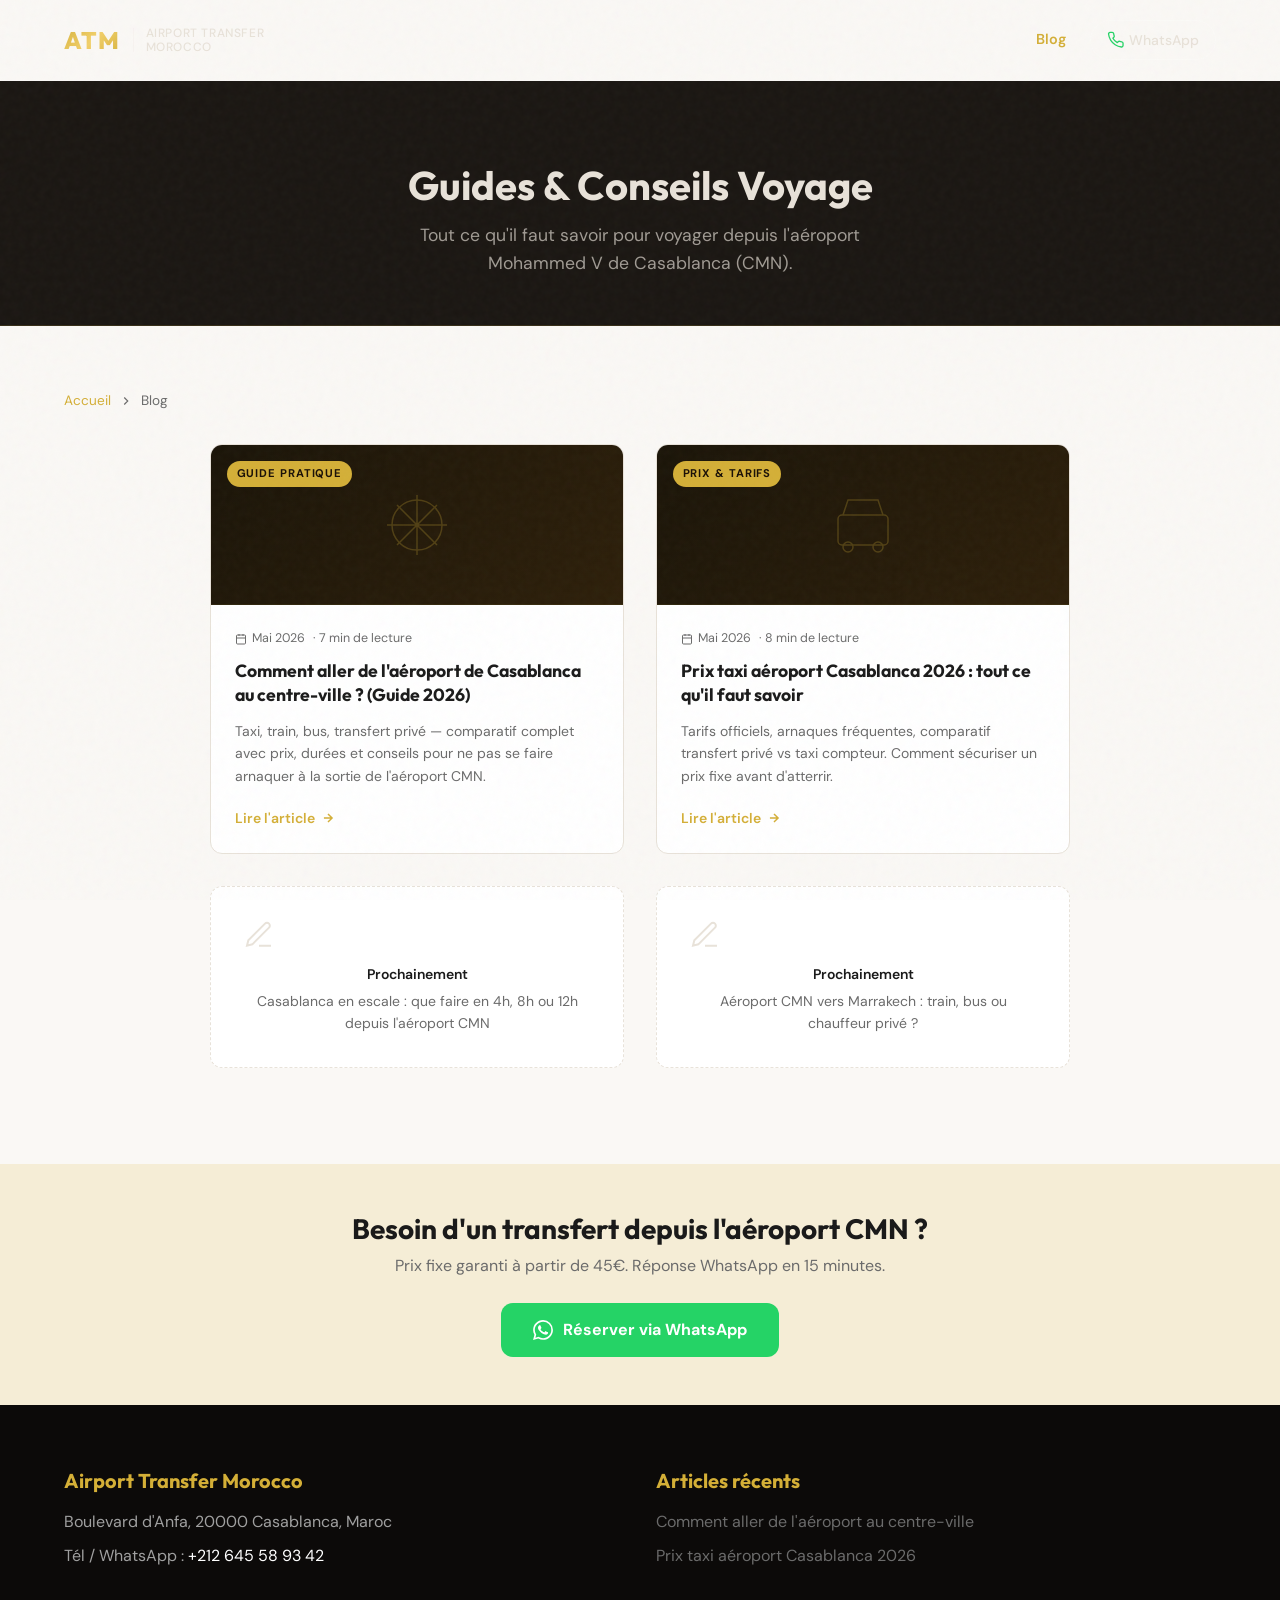
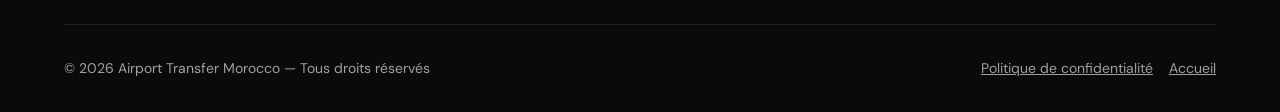
<file: blog/index.html>
<!DOCTYPE html>
<html lang="fr">
<head>
    <meta charset="UTF-8">
    <meta name="viewport" content="width=device-width, initial-scale=1.0">
    <title>Blog — Conseils Transfert Aéroport Casablanca | Airport Transfer Morocco</title>
    <meta name="description" content="Guides pratiques pour voyager depuis l'aéroport Mohammed V de Casablanca (CMN). Prix taxi, transport aéroport, conseils chauffeur privé.">
    <meta name="robots" content="index, follow">
    <link rel="canonical" href="https://airporttransfermorocco.com/blog/">
    <link rel="alternate" hreflang="fr" href="https://airporttransfermorocco.com/blog/" />
    <link rel="alternate" hreflang="x-default" href="https://airporttransfermorocco.com/blog/" />

    <!-- Open Graph -->
    <meta property="og:title" content="Blog — Conseils Transfert Aéroport Casablanca">
    <meta property="og:description" content="Guides pratiques pour voyager depuis l'aéroport CMN. Prix, conseils, comparatifs.">
    <meta property="og:url" content="https://airporttransfermorocco.com/blog/">
    <meta property="og:type" content="website">
    <meta property="og:locale" content="fr_MA">
    <meta property="og:site_name" content="Airport Transfer Morocco">

    <!-- Schema.org BreadcrumbList -->
    <script type="application/ld+json">
    {
      "@context": "https://schema.org",
      "@type": "BreadcrumbList",
      "itemListElement": [
        { "@type": "ListItem", "position": 1, "name": "Accueil", "item": "https://airporttransfermorocco.com/" },
        { "@type": "ListItem", "position": 2, "name": "Blog", "item": "https://airporttransfermorocco.com/blog/" }
      ]
    }
    </script>

    <!-- Schema.org Blog -->
    <script type="application/ld+json">
    {
      "@context": "https://schema.org",
      "@type": "Blog",
      "name": "Blog Airport Transfer Morocco",
      "url": "https://airporttransfermorocco.com/blog/",
      "description": "Guides pratiques sur le transport depuis l'aéroport de Casablanca Mohammed V (CMN).",
      "publisher": {
        "@type": "Organization",
        "name": "Airport Transfer Morocco",
        "url": "https://airporttransfermorocco.com"
      }
    }
    </script>

    <!-- Google tag -->
    <script async src="https://www.googletagmanager.com/gtag/js?id=AW-16595278382"></script>
    <script>
      window.dataLayer = window.dataLayer || [];
      function gtag(){dataLayer.push(arguments);}
      gtag('js', new Date());
      gtag('config', 'AW-16595278382');
    </script>

    <link rel="preconnect" href="https://fonts.googleapis.com">
    <link rel="preconnect" href="https://fonts.gstatic.com" crossorigin>
    <link href="https://fonts.googleapis.com/css2?family=DM+Sans:wght@400;500;700&family=Outfit:wght@400;500;600;700;800&display=swap" rel="stylesheet">
    <link rel="icon" type="image/png" href="/favicon.png">
    <link rel="stylesheet" href="../style.css">

    <style>
        body { background: var(--bg); }

        .blog-hero {
            background: var(--hero-bg);
            padding: 5rem 0 3rem;
            text-align: center;
            border-bottom: 1px solid rgba(212,175,55,0.15);
        }

        .blog-hero h1 {
            font-size: 2.5rem;
            color: var(--text-light);
            margin-bottom: 0.75rem;
        }

        .blog-hero p {
            color: rgba(232,226,217,0.65);
            font-size: 1.1rem;
            max-width: 520px;
            margin: 0 auto;
        }

        .blog-grid-section {
            padding: 4rem 0 6rem;
        }

        .blog-grid {
            display: grid;
            grid-template-columns: 1fr;
            gap: 2rem;
            max-width: 860px;
            margin: 0 auto;
        }

        @media (min-width: 640px) {
            .blog-grid { grid-template-columns: repeat(2, 1fr); }
        }

        .article-card {
            background: var(--bg-light);
            border-radius: var(--radius-md);
            border: 1px solid var(--border);
            overflow: hidden;
            display: flex;
            flex-direction: column;
            transition: transform 0.2s ease, box-shadow 0.2s ease;
            text-decoration: none;
            color: inherit;
        }

        .article-card:hover {
            transform: translateY(-4px);
            box-shadow: 0 12px 30px rgba(0,0,0,0.12);
            border-color: rgba(212,175,55,0.3);
        }

        .article-card-img {
            background: linear-gradient(135deg, #1a1408 0%, #2d1f0a 100%);
            height: 160px;
            display: flex;
            align-items: center;
            justify-content: center;
            border-bottom: 1px solid rgba(212,175,55,0.1);
            position: relative;
            overflow: hidden;
        }

        .article-card-img svg {
            opacity: 0.25;
        }

        .article-card-label {
            position: absolute;
            top: 1rem;
            left: 1rem;
            background: var(--gold);
            color: #1a1006;
            font-size: 0.7rem;
            font-weight: 700;
            text-transform: uppercase;
            letter-spacing: 0.08em;
            padding: 0.25rem 0.6rem;
            border-radius: 99px;
        }

        .article-card-body {
            padding: 1.5rem;
            flex: 1;
            display: flex;
            flex-direction: column;
        }

        .article-card-meta {
            font-size: 0.78rem;
            color: var(--text-muted);
            margin-bottom: 0.6rem;
            display: flex;
            align-items: center;
            gap: 0.5rem;
        }

        .article-card-meta span {
            display: inline-flex;
            align-items: center;
            gap: 0.3rem;
        }

        .article-card h2 {
            font-size: 1.1rem;
            line-height: 1.4;
            margin-bottom: 0.75rem;
            color: var(--text);
        }

        .article-card p {
            font-size: 0.875rem;
            color: var(--text-muted);
            line-height: 1.6;
            flex: 1;
        }

        .article-card-cta {
            display: inline-flex;
            align-items: center;
            gap: 0.35rem;
            margin-top: 1.25rem;
            font-size: 0.875rem;
            font-weight: 600;
            color: var(--gold);
        }

        .breadcrumb {
            font-size: 0.85rem;
            color: var(--text-muted);
            margin-bottom: 2rem;
            display: flex;
            align-items: center;
            gap: 0.5rem;
        }

        .breadcrumb a { color: var(--gold); text-decoration: none; }
        .breadcrumb a:hover { text-decoration: underline; }

        .coming-soon-card {
            background: var(--bg-light);
            border-radius: var(--radius-md);
            border: 1px dashed var(--border);
            padding: 2rem;
            text-align: center;
            color: var(--text-muted);
        }

        .coming-soon-card p { font-size: 0.875rem; margin: 0; }
    </style>
</head>
<body>

    <!-- Header -->
    <header id="main-header" class="header" style="position:relative;">
        <div class="container header-container">
            <div class="logo-wrapper">
                <a href="/" style="display:flex;align-items:center;gap:0.75rem;text-decoration:none;">
                    <div class="logo">ATM</div>
                    <div class="logo-divider"></div>
                    <div class="logo-text">Airport Transfer<br>Morocco</div>
                </a>
            </div>
            <div class="header-right">
                <a href="/blog/" style="color:var(--gold);text-decoration:none;font-size:0.9rem;font-weight:600;" class="hide-mobile">Blog</a>
                <a href="https://wa.me/212645589342?text=Bonjour%2C%20je%20voudrais%20r%C3%A9server%20un%20transfert"
                    class="btn-whatsapp-outline" target="_blank" rel="noopener">
                    <svg class="icon" viewBox="0 0 24 24">
                        <path d="M22 16.92v3a2 2 0 0 1-2.18 2 19.79 19.79 0 0 1-8.63-3.07 19.5 19.5 0 0 1-6-6 19.79 19.79 0 0 1-3.07-8.67A2 2 0 0 1 4.11 2h3a2 2 0 0 1 2 1.72c.127.96.361 1.903.7 2.81a2 2 0 0 1-.45 2.11L8.09 9.91a16 16 0 0 0 6 6l1.27-1.27a2 2 0 0 1 2.11-.45c.907.339 1.85.573 2.81.7A2 2 0 0 1 22 16.92z" />
                    </svg>
                    <span>WhatsApp</span>
                </a>
            </div>
        </div>
    </header>

    <main>
        <!-- Blog Hero -->
        <div class="blog-hero">
            <div class="container">
                <h1>Guides &amp; Conseils Voyage</h1>
                <p>Tout ce qu'il faut savoir pour voyager depuis l'aéroport Mohammed V de Casablanca (CMN).</p>
            </div>
        </div>

        <!-- Articles Grid -->
        <section class="blog-grid-section">
            <div class="container">
                <nav class="breadcrumb" aria-label="Fil d'Ariane">
                    <a href="/">Accueil</a>
                    <svg viewBox="0 0 24 24" width="14" height="14" fill="none" stroke="currentColor" stroke-width="2"><path d="M9 18l6-6-6-6"/></svg>
                    <span>Blog</span>
                </nav>

                <div class="blog-grid">

                    <!-- Article 1 -->
                    <a href="/blog/aeroport-casablanca-centre-ville.html" class="article-card">
                        <div class="article-card-img">
                            <svg viewBox="0 0 80 80" width="80" height="80" fill="none" stroke="var(--gold)" stroke-width="1.5">
                                <path d="M40 10 L40 70 M10 40 L70 40 M20 20 L60 60 M60 20 L20 60"/>
                                <circle cx="40" cy="40" r="25"/>
                            </svg>
                            <span class="article-card-label">Guide pratique</span>
                        </div>
                        <div class="article-card-body">
                            <div class="article-card-meta">
                                <span>
                                    <svg viewBox="0 0 24 24" width="12" height="12" fill="none" stroke="currentColor" stroke-width="2"><rect x="3" y="4" width="18" height="18" rx="2"/><path d="M16 2v4M8 2v4M3 10h18"/></svg>
                                    Mai 2026
                                </span>
                                <span>· 7 min de lecture</span>
                            </div>
                            <h2>Comment aller de l'aéroport de Casablanca au centre-ville ? (Guide 2026)</h2>
                            <p>Taxi, train, bus, transfert privé — comparatif complet avec prix, durées et conseils pour ne pas se faire arnaquer à la sortie de l'aéroport CMN.</p>
                            <span class="article-card-cta">
                                Lire l'article
                                <svg viewBox="0 0 24 24" width="14" height="14" fill="none" stroke="currentColor" stroke-width="2.5"><path d="M5 12h14M12 5l7 7-7 7"/></svg>
                            </span>
                        </div>
                    </a>

                    <!-- Article 2 -->
                    <a href="/blog/prix-taxi-aeroport-casablanca.html" class="article-card">
                        <div class="article-card-img">
                            <svg viewBox="0 0 80 80" width="80" height="80" fill="none" stroke="var(--gold)" stroke-width="1.5">
                                <rect x="15" y="30" width="50" height="30" rx="4"/>
                                <path d="M20 30 L25 15 L55 15 L60 30"/>
                                <circle cx="25" cy="62" r="5"/>
                                <circle cx="55" cy="62" r="5"/>
                            </svg>
                            <span class="article-card-label">Prix &amp; Tarifs</span>
                        </div>
                        <div class="article-card-body">
                            <div class="article-card-meta">
                                <span>
                                    <svg viewBox="0 0 24 24" width="12" height="12" fill="none" stroke="currentColor" stroke-width="2"><rect x="3" y="4" width="18" height="18" rx="2"/><path d="M16 2v4M8 2v4M3 10h18"/></svg>
                                    Mai 2026
                                </span>
                                <span>· 8 min de lecture</span>
                            </div>
                            <h2>Prix taxi aéroport Casablanca 2026 : tout ce qu'il faut savoir</h2>
                            <p>Tarifs officiels, arnaques fréquentes, comparatif transfert privé vs taxi compteur. Comment sécuriser un prix fixe avant d'atterrir.</p>
                            <span class="article-card-cta">
                                Lire l'article
                                <svg viewBox="0 0 24 24" width="14" height="14" fill="none" stroke="currentColor" stroke-width="2.5"><path d="M5 12h14M12 5l7 7-7 7"/></svg>
                            </span>
                        </div>
                    </a>

                    <!-- Article 3 — Coming soon -->
                    <div class="coming-soon-card">
                        <svg viewBox="0 0 24 24" width="32" height="32" fill="none" stroke="var(--border)" stroke-width="1.5" style="margin-bottom:0.75rem;"><path d="M12 20h9M16.5 3.5a2.121 2.121 0 0 1 3 3L7 19l-4 1 1-4L16.5 3.5z"/></svg>
                        <p style="font-weight:600;color:var(--text);margin-bottom:0.25rem;">Prochainement</p>
                        <p>Casablanca en escale : que faire en 4h, 8h ou 12h depuis l'aéroport CMN</p>
                    </div>

                    <!-- Article 4 — Coming soon -->
                    <div class="coming-soon-card">
                        <svg viewBox="0 0 24 24" width="32" height="32" fill="none" stroke="var(--border)" stroke-width="1.5" style="margin-bottom:0.75rem;"><path d="M12 20h9M16.5 3.5a2.121 2.121 0 0 1 3 3L7 19l-4 1 1-4L16.5 3.5z"/></svg>
                        <p style="font-weight:600;color:var(--text);margin-bottom:0.25rem;">Prochainement</p>
                        <p>Aéroport CMN vers Marrakech : train, bus ou chauffeur privé ?</p>
                    </div>

                </div>
            </div>
        </section>

        <!-- CTA Banner -->
        <section style="background:var(--gold-light); padding:3rem 0; text-align:center;">
            <div class="container">
                <h2 style="font-size:1.75rem;margin-bottom:0.5rem;">Besoin d'un transfert depuis l'aéroport CMN ?</h2>
                <p style="color:var(--text-muted);margin-bottom:1.5rem;">Prix fixe garanti à partir de 45€. Réponse WhatsApp en 15 minutes.</p>
                <a href="https://wa.me/212645589342?text=Bonjour%2C%20je%20voudrais%20r%C3%A9server%20un%20transfert%20depuis%20l%27a%C3%A9roport%20CMN"
                   target="_blank" rel="noopener"
                   style="display:inline-flex;align-items:center;gap:0.6rem;background:#25D366;color:#fff;padding:0.9rem 2rem;border-radius:var(--radius-md);font-weight:700;font-size:1rem;text-decoration:none;">
                    <svg viewBox="0 0 24 24" width="20" height="20" fill="white">
                        <path d="M17.472 14.382c-.297-.149-1.758-.867-2.03-.967-.273-.099-.471-.148-.67.15-.197.297-.767.966-.94 1.164-.173.199-.347.223-.644.075-.297-.15-1.255-.463-2.39-1.475-.883-.788-1.48-1.761-1.653-2.059-.173-.297-.018-.458.13-.606.134-.133.298-.347.446-.52.149-.174.198-.298.298-.497.099-.198.05-.371-.025-.52-.075-.149-.669-1.612-.916-2.207-.242-.579-.487-.5-.669-.51a12.8 12.8 0 0 0-.57-.01c-.198 0-.52.074-.792.372-.272.297-1.04 1.016-1.04 2.479 0 1.462 1.065 2.875 1.213 3.074.149.198 2.096 3.2 5.077 4.487.709.306 1.262.489 1.694.625.712.227 1.36.195 1.871.118.571-.085 1.758-.719 2.006-1.413.248-.694.248-1.289.173-1.413-.074-.124-.272-.198-.57-.347m-5.421 7.403h-.004a9.87 9.87 0 0 1-5.031-1.378l-.361-.214-3.741.982.998-3.648-.235-.374a9.86 9.86 0 0 1-1.51-5.26c.001-5.45 4.436-9.884 9.888-9.884 2.64 0 5.122 1.03 6.988 2.898a9.825 9.825 0 0 1 2.893 6.994c-.003 5.45-4.437 9.884-9.885 9.884m8.413-18.297A11.815 11.815 0 0 0 12.05 0C5.495 0 .16 5.335.157 11.892c0 2.096.547 4.142 1.588 5.945L.057 24l6.305-1.654a11.882 11.882 0 0 0 5.683 1.448h.005c6.554 0 11.89-5.335 11.893-11.893a11.821 11.821 0 0 0-3.48-8.413Z"/>
                    </svg>
                    Réserver via WhatsApp
                </a>
            </div>
        </section>
    </main>

    <!-- Footer -->
    <footer class="footer">
        <div class="container">
            <div class="footer-grid">
                <div class="footer-brand">
                    <h3>Airport Transfer Morocco</h3>
                    <p>Boulevard d'Anfa, 20000 Casablanca, Maroc</p>
                    <p>Tél / WhatsApp : <a href="https://wa.me/212645589342" target="_blank" rel="noopener">+212 645 58 93 42</a></p>
                </div>
                <div class="footer-services">
                    <h3>Articles récents</h3>
                    <ul>
                        <li><a href="/blog/aeroport-casablanca-centre-ville.html" style="color:var(--text-muted);text-decoration:none;">Comment aller de l'aéroport au centre-ville</a></li>
                        <li><a href="/blog/prix-taxi-aeroport-casablanca.html" style="color:var(--text-muted);text-decoration:none;">Prix taxi aéroport Casablanca 2026</a></li>
                    </ul>
                </div>
            </div>
            <div class="footer-bottom">
                <p>&copy; 2026 Airport Transfer Morocco — Tous droits réservés</p>
                <div class="footer-legal">
                    <a href="/politique.html" target="_blank">Politique de confidentialité</a>
                    <a href="/">Accueil</a>
                </div>
            </div>
        </div>
    </footer>

</body>
</html>
</file>
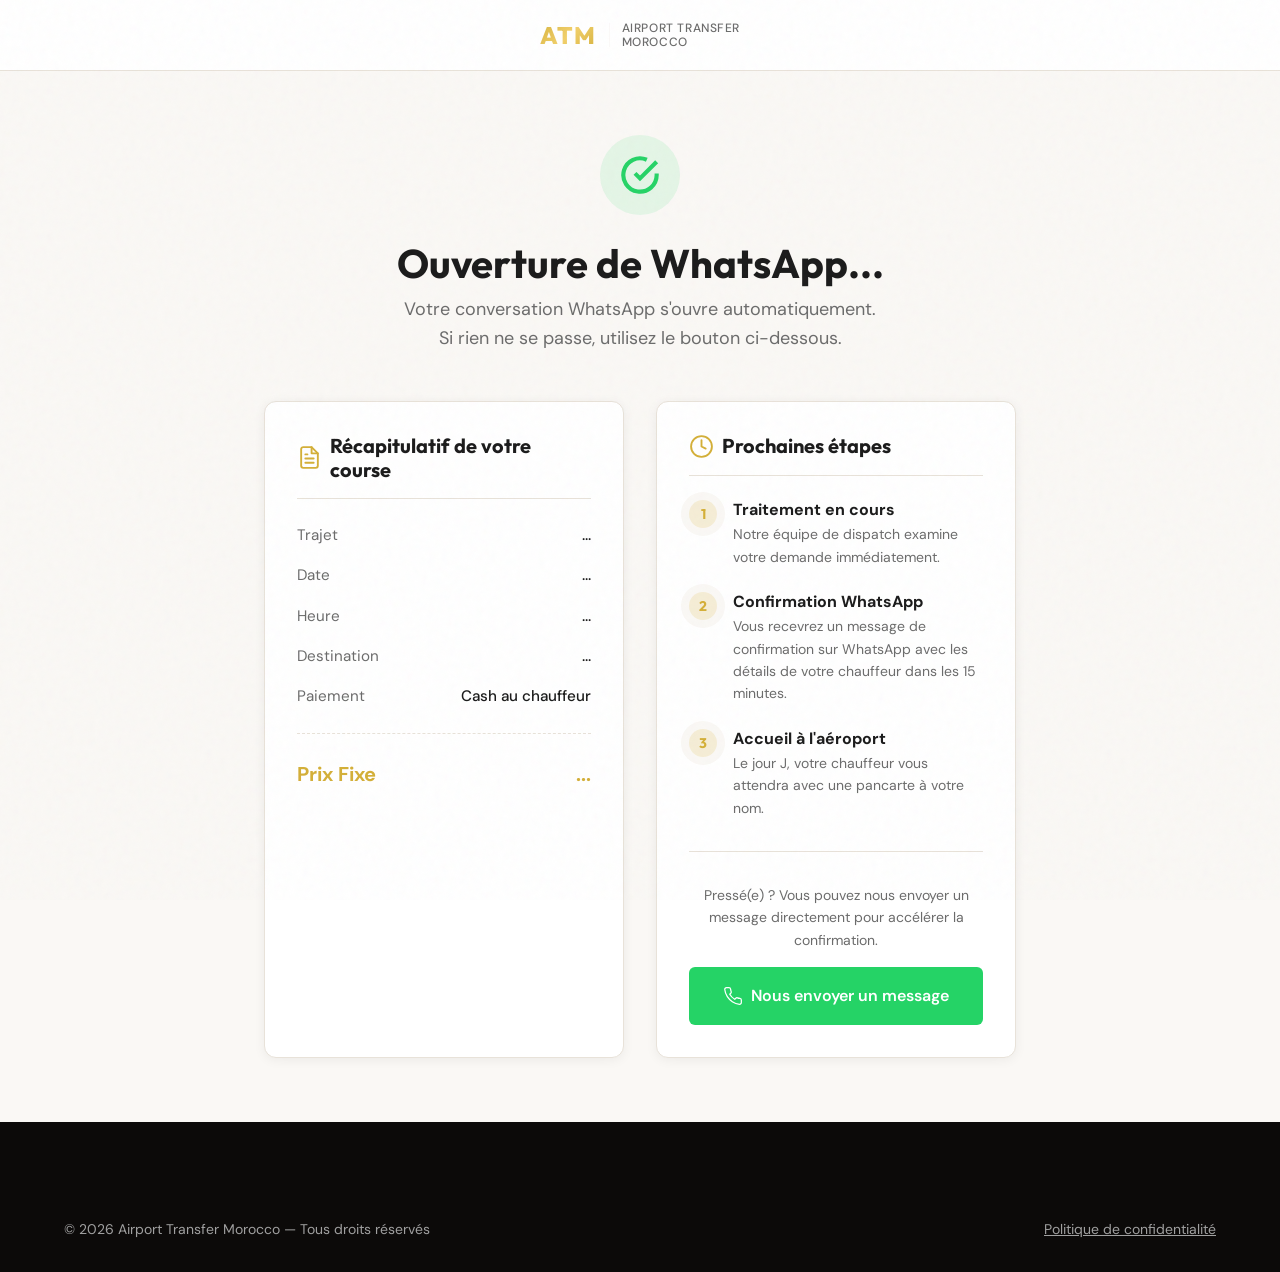
<file: merci.html>
<!DOCTYPE html>
<html lang="fr">
<head>
    <meta charset="UTF-8">
    <meta name="viewport" content="width=device-width, initial-scale=1.0">
    <title>Réservation Reçue | Airport Transfer Morocco</title>
    <meta name="robots" content="noindex, nofollow">
    <link rel="icon" type="image/png" href="/favicon.png">
    <link rel="apple-touch-icon" href="/apple-touch-icon.png">
    
    <link rel="preconnect" href="https://fonts.googleapis.com">
    <link rel="preconnect" href="https://fonts.gstatic.com" crossorigin>
    <link href="https://fonts.googleapis.com/css2?family=DM+Sans:wght@400;500;700&family=Outfit:wght@400;500;600;700;800&display=swap" rel="stylesheet">

    <link rel="stylesheet" href="style.css">

    <!-- Google tag (gtag.js) - Placeholder for Ads Conversion -->
    <script async src="https://www.googletagmanager.com/gtag/js?id=AW-16595278382"></script>
    <script>
      window.dataLayer = window.dataLayer || [];
      function gtag(){dataLayer.push(arguments);}
      gtag('js', new Date());
      gtag('config', 'AW-16595278382');
      
      gtag('event', 'conversion', {
          'send_to': 'AW-16595278382/CONVERSION_LABEL'
      });
    </script>

    <style>
        body {
            background-color: var(--bg);
        }

        /* Minimal Header for Checkout/Thank you page */
        .header-minimal {
            background-color: var(--bg-light);
            border-bottom: 1px solid var(--border);
            padding: 1rem 0;
            text-align: center;
        }

        .header-minimal .logo-wrapper {
            justify-content: center;
        }

        .header-minimal .logo {
            font-size: 1.5rem;
        }

        .header-minimal .logo-text {
            color: var(--text-muted);
        }

        .thank-you-container {
            max-width: 800px;
            margin: 4rem auto;
            padding: 0 1.5rem;
        }

        .success-header {
            text-align: center;
            margin-bottom: 3rem;
            animation: fadeInUp 0.6s ease-out;
        }

        .success-icon-large {
            display: inline-flex;
            align-items: center;
            justify-content: center;
            width: 80px;
            height: 80px;
            background-color: rgba(37, 211, 102, 0.1);
            border-radius: 50%;
            margin-bottom: 1.5rem;
        }

        .success-icon-large svg {
            width: 40px;
            height: 40px;
            stroke: var(--green);
            stroke-width: 2.5;
            fill: none;
        }

        .success-title {
            font-size: 2.5rem;
            color: var(--text);
            margin-bottom: 0.5rem;
        }

        .success-subtitle {
            font-size: 1.125rem;
            color: var(--text-muted);
        }

        .content-grid {
            display: grid;
            grid-template-columns: 1fr;
            gap: 2rem;
            animation: fadeInUp 0.8s ease-out;
        }

        @media (min-width: 768px) {
            .content-grid {
                grid-template-columns: 1fr 1fr;
            }
        }

        .info-card {
            background-color: var(--bg-light);
            border-radius: var(--radius-md);
            padding: 2rem;
            box-shadow: var(--shadow-sm);
            border: 1px solid var(--border);
        }

        .info-card h2 {
            font-size: 1.25rem;
            margin-bottom: 1.5rem;
            padding-bottom: 1rem;
            border-bottom: 1px solid var(--border);
            display: flex;
            align-items: center;
        }

        .info-card h2 svg {
            margin-right: 0.5rem;
            stroke: var(--gold);
        }

        /* Order Summary */
        .summary-list {
            list-style: none;
            padding: 0;
            margin: 0;
        }

        .summary-list li {
            display: flex;
            justify-content: space-between;
            margin-bottom: 1rem;
            font-size: 0.95rem;
        }

        .summary-list li span:first-child {
            color: var(--text-muted);
        }

        .summary-list li span:last-child {
            font-weight: 500;
            text-align: right;
            max-width: 60%;
        }

        .summary-total {
            display: flex;
            justify-content: space-between;
            margin-top: 1.5rem;
            padding-top: 1.5rem;
            border-top: 1px dashed var(--border);
            font-weight: 700;
            font-size: 1.25rem;
            color: var(--gold);
        }

        /* Next Steps */
        .next-steps-list {
            position: relative;
        }

        .step-item {
            display: flex;
            margin-bottom: 1.5rem;
        }

        .step-number {
            width: 28px;
            height: 28px;
            background-color: var(--gold-light);
            color: var(--gold);
            border-radius: 50%;
            display: flex;
            align-items: center;
            justify-content: center;
            font-weight: 700;
            font-size: 0.875rem;
            margin-right: 1rem;
            flex-shrink: 0;
        }

        .step-text h4 {
            font-size: 1rem;
            margin-bottom: 0.25rem;
            font-family: var(--font-body);
        }

        .step-text p {
            font-size: 0.875rem;
            color: var(--text-muted);
        }

        .whatsapp-cta {
            margin-top: 2rem;
            padding-top: 2rem;
            border-top: 1px solid var(--border);
            text-align: center;
        }

        .whatsapp-cta p {
            font-size: 0.875rem;
            color: var(--text-muted);
            margin-bottom: 1rem;
        }

        .btn-whatsapp-solid {
            display: inline-flex;
            align-items: center;
            justify-content: center;
            width: 100%;
            background: #25D366;
            color: #ffffff;
            padding: 1rem;
            border-radius: var(--radius-sm);
            font-weight: 600;
            transition: all 0.2s ease;
        }

        .btn-whatsapp-solid:hover {
            background: #1DA851;
            transform: translateY(-2px);
            color: #ffffff;
            box-shadow: 0 4px 15px rgba(37, 211, 102, 0.3);
        }

        @keyframes fadeInUp {
            from { opacity: 0; transform: translateY(20px); }
            to { opacity: 1; transform: translateY(0); }
        }
    </style>
</head>
<body>

    <!-- Minimal Checkout Header -->
    <header class="header-minimal">
        <div class="container">
            <a href="index.html" class="logo-wrapper" style="display:inline-flex;">
                <div class="logo">ATM</div>
                <div class="logo-divider"></div>
                <div class="logo-text" style="text-align:left;">Airport Transfer<br>Morocco</div>
            </a>
        </div>
    </header>

    <main class="thank-you-container">
        <div class="success-header">
            <div class="success-icon-large">
                <svg viewBox="0 0 24 24"><path d="M22 11.08V12a10 10 0 1 1-5.93-9.14"/><polyline points="22 4 12 14.01 9 11.01"/></svg>
            </div>
            <h1 class="success-title">Ouverture de WhatsApp...</h1>
            <p class="success-subtitle">Votre conversation WhatsApp s'ouvre automatiquement.<br>Si rien ne se passe, utilisez le bouton ci-dessous.</p>
        </div>

        <div class="content-grid">
            <!-- Order Summary -->
            <div class="info-card">
                <h2>
                    <svg class="icon" viewBox="0 0 24 24"><path d="M14 2H6a2 2 0 0 0-2 2v16a2 2 0 0 0 2 2h12a2 2 0 0 0 2-2V8z"/><polyline points="14 2 14 8 20 8"/><line x1="16" y1="13" x2="8" y2="13"/><line x1="16" y1="17" x2="8" y2="17"/><polyline points="10 9 9 9 8 9"/></svg>
                    Récapitulatif de votre course
                </h2>
                <ul class="summary-list">
                    <li><span>Trajet</span> <span id="summary-direction">...</span></li>
                    <li><span>Date</span> <span id="summary-date">...</span></li>
                    <li><span>Heure</span> <span id="summary-time">...</span></li>
                    <li><span>Destination</span> <span id="summary-hotel">...</span></li>
                    <li><span>Paiement</span> <span>Cash au chauffeur</span></li>
                </ul>
                <div class="summary-total">
                    <span>Prix Fixe</span>
                    <span id="summary-price">...</span>
                </div>
            </div>

            <!-- Next Steps -->
            <div class="info-card">
                <h2>
                    <svg class="icon" viewBox="0 0 24 24"><circle cx="12" cy="12" r="10"/><polyline points="12 6 12 12 16 14"/></svg>
                    Prochaines étapes
                </h2>
                
                <div class="next-steps-list">
                    <div class="step-item">
                        <div class="step-number">1</div>
                        <div class="step-text">
                            <h4>Traitement en cours</h4>
                            <p>Notre équipe de dispatch examine votre demande immédiatement.</p>
                        </div>
                    </div>
                    <div class="step-item">
                        <div class="step-number">2</div>
                        <div class="step-text">
                            <h4>Confirmation WhatsApp</h4>
                            <p>Vous recevrez un message de confirmation sur WhatsApp avec les détails de votre chauffeur dans les 15 minutes.</p>
                        </div>
                    </div>
                    <div class="step-item">
                        <div class="step-number">3</div>
                        <div class="step-text">
                            <h4>Accueil à l'aéroport</h4>
                            <p>Le jour J, votre chauffeur vous attendra avec une pancarte à votre nom.</p>
                        </div>
                    </div>
                </div>

                <div class="whatsapp-cta">
                    <p>Pressé(e) ? Vous pouvez nous envoyer un message directement pour accélérer la confirmation.</p>
                    <a href="https://wa.me/212645589342" id="final-whatsapp-btn" class="btn-whatsapp-solid" target="_blank" rel="noopener">
                        <svg class="icon" viewBox="0 0 24 24" style="margin-right:8px; stroke:currentColor; stroke-width:1.5;"><path d="M22 16.92v3a2 2 0 0 1-2.18 2 19.79 19.79 0 0 1-8.63-3.07 19.5 19.5 0 0 1-6-6 19.79 19.79 0 0 1-3.07-8.67A2 2 0 0 1 4.11 2h3a2 2 0 0 1 2 1.72c.127.96.361 1.903.7 2.81a2 2 0 0 1-.45 2.11L8.09 9.91a16 16 0 0 0 6 6l1.27-1.27a2 2 0 0 1 2.11-.45c.907.339 1.85.573 2.81.7A2 2 0 0 1 22 16.92z"/></svg>
                        Nous envoyer un message
                    </a>
                </div>
            </div>
        </div>
    </main>

    <!-- Footer -->
    <footer class="footer">
        <div class="container">
            <div class="footer-bottom" style="border-top: none;">
                <p>&copy; 2026 Airport Transfer Morocco — Tous droits réservés</p>
                <div class="footer-legal">
                    <a href="politique.html" target="_blank">Politique de confidentialité</a>
                </div>
            </div>
        </div>
    </footer>

    <script>
        document.addEventListener('DOMContentLoaded', () => {
            const waUrl = sessionStorage.getItem('pendingWhatsAppReservation')
                       || 'https://wa.me/212645589342';

            // ── Auto-open WhatsApp immediately ────────────────────────────
            window.open(waUrl, '_blank');

            // ── Update WhatsApp button href ───────────────────────────────
            const waBtn = document.getElementById('final-whatsapp-btn');
            if (waBtn) waBtn.href = waUrl;

            // ── Populate Order Summary if data exists ─────────────────────
            const rawSummary = sessionStorage.getItem('bookingSummary');
            if (rawSummary) {
                try {
                    const summary = JSON.parse(rawSummary);
                    let dateStr = summary.date;
                    if (summary.date) {
                        const dateObj = new Date(summary.date);
                        if (!isNaN(dateObj)) {
                            dateStr = dateObj.toLocaleDateString('fr-FR', { weekday: 'long', day: 'numeric', month: 'long', year: 'numeric' });
                            dateStr = dateStr.charAt(0).toUpperCase() + dateStr.slice(1);
                        }
                    }
                    const dir = document.getElementById('summary-direction');
                    const dat = document.getElementById('summary-date');
                    const prc = document.getElementById('summary-price');
                    if (dir) dir.textContent = summary.direction || 'Transfert privé';
                    if (dat) dat.textContent = dateStr || '-';
                    if (prc) prc.textContent = summary.price ? summary.price + '€' : '-';
                } catch(e) {}
            }
        });
    </script>
</body>
</html>
</file>
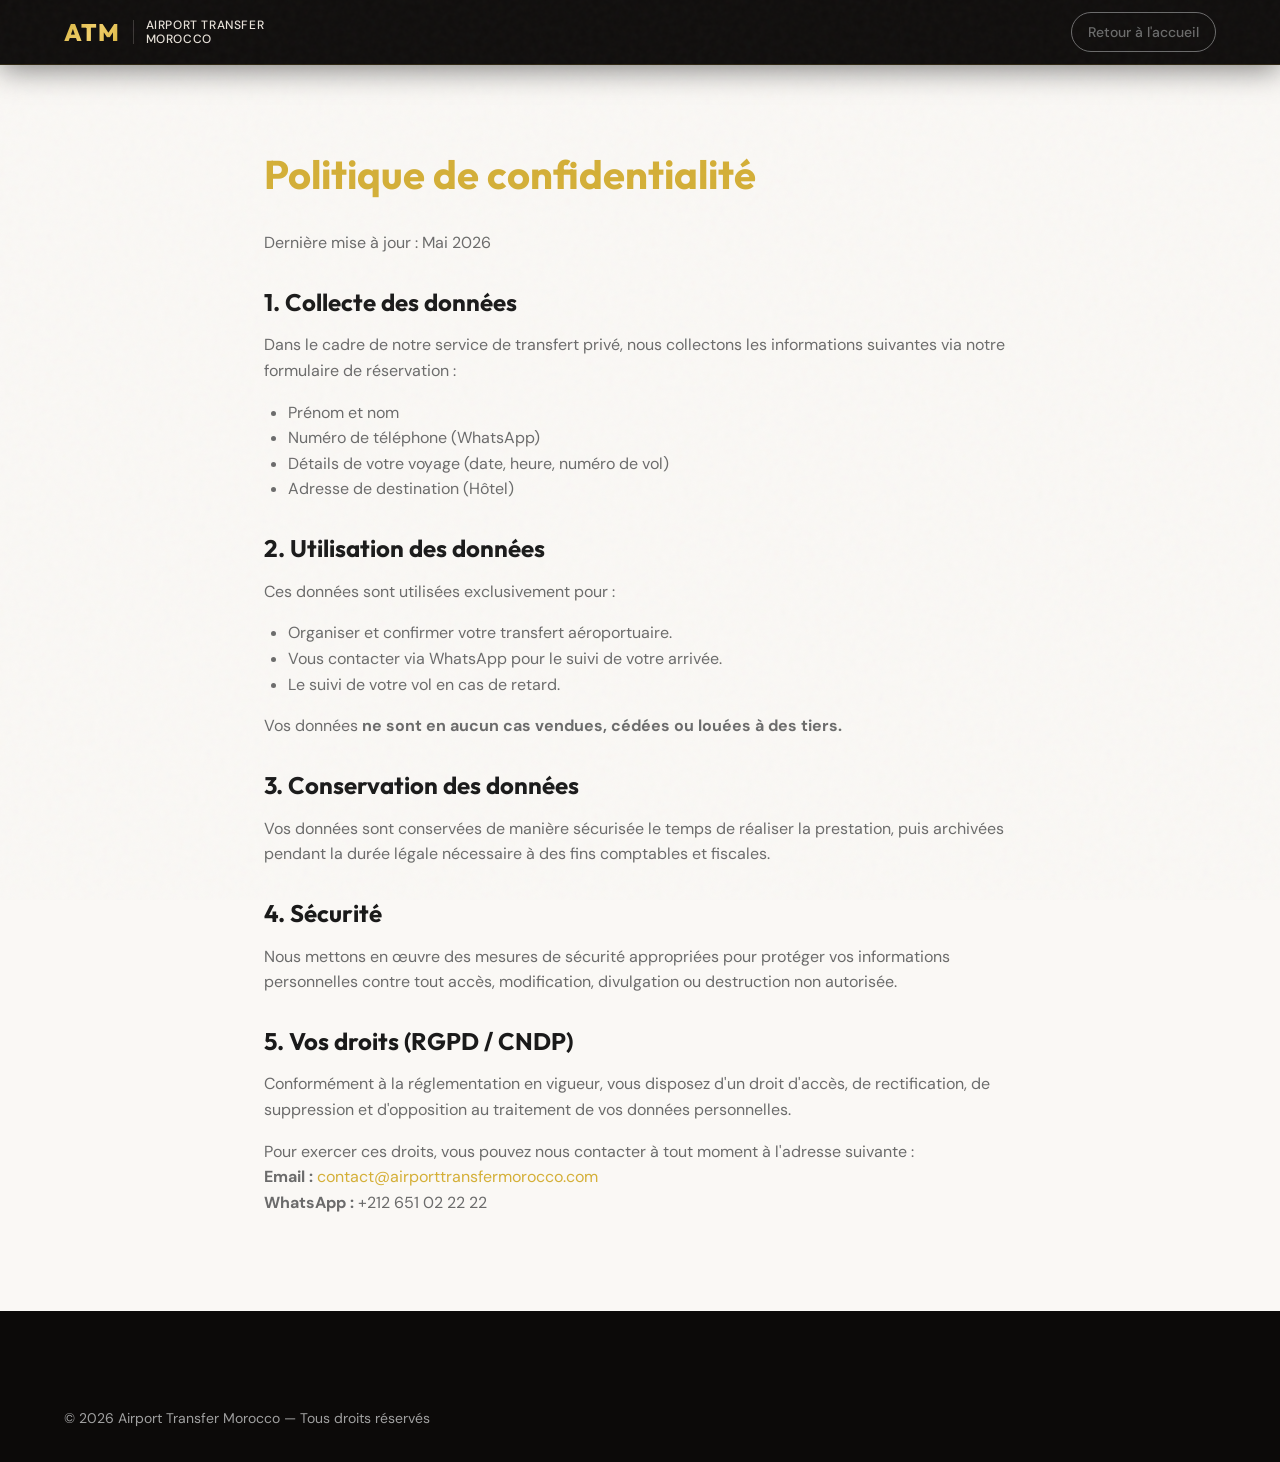
<file: politique.html>
<!DOCTYPE html>
<html lang="fr">

<head>
    <!-- Google tag (gtag.js) -->
    <script async src="https://www.googletagmanager.com/gtag/js?id=AW-16595278382"></script>
    <script>
      window.dataLayer = window.dataLayer || [];
      function gtag(){dataLayer.push(arguments);}
      gtag('js', new Date());

      gtag('config', 'AW-16595278382');
    </script>
    <meta charset="UTF-8">
    <meta name="viewport" content="width=device-width, initial-scale=1.0">
    <title>Politique de Confidentialité | Airport Transfer Morocco</title>
    <meta name="robots" content="noindex, follow"> <!-- No need to index legal pages -->

    <link rel="preconnect" href="https://fonts.googleapis.com">
    <link rel="preconnect" href="https://fonts.gstatic.com" crossorigin>
    <link
        href="https://fonts.googleapis.com/css2?family=DM+Sans:wght@400;500;700&family=Outfit:wght@400;500;600;700;800&display=swap"
        rel="stylesheet">

    <link rel="stylesheet" href="style.css">

    <style>
        .legal-content {
            padding-top: 150px;
            padding-bottom: 80px;
            max-width: 800px;
            margin: 0 auto;
        }

        .legal-content h1 {
            font-size: 2.5rem;
            margin-bottom: 2rem;
            color: var(--gold);
        }

        .legal-content h2 {
            font-size: 1.5rem;
            margin-top: 2rem;
            margin-bottom: 1rem;
        }

        .legal-content p,
        .legal-content ul {
            margin-bottom: 1rem;
            color: var(--text-muted);
        }

        .legal-content ul {
            padding-left: 1.5rem;
        }
    </style>
</head>

<body>

    <!-- Simple Header -->
    <header id="main-header" class="header scrolled">
        <div class="container header-container">
            <a href="index.html" class="logo-wrapper">
                <div class="logo">ATM</div>
                <div class="logo-divider"></div>
                <div class="logo-text">Airport Transfer<br>Morocco</div>
            </a>
            <div class="header-right">
                <a href="index.html" class="btn-whatsapp-outline"
                    style="border-color: var(--text-muted); color: var(--text-muted);">
                    Retour à l'accueil
                </a>
            </div>
        </div>
    </header>

    <main class="container legal-content">
        <h1>Politique de confidentialité</h1>
        <p>Dernière mise à jour : Mai 2026</p>

        <h2>1. Collecte des données</h2>
        <p>Dans le cadre de notre service de transfert privé, nous collectons les informations suivantes via notre
            formulaire de réservation :</p>
        <ul>
            <li>Prénom et nom</li>
            <li>Numéro de téléphone (WhatsApp)</li>
            <li>Détails de votre voyage (date, heure, numéro de vol)</li>
            <li>Adresse de destination (Hôtel)</li>
        </ul>

        <h2>2. Utilisation des données</h2>
        <p>Ces données sont utilisées exclusivement pour :</p>
        <ul>
            <li>Organiser et confirmer votre transfert aéroportuaire.</li>
            <li>Vous contacter via WhatsApp pour le suivi de votre arrivée.</li>
            <li>Le suivi de votre vol en cas de retard.</li>
        </ul>
        <p>Vos données <strong>ne sont en aucun cas vendues, cédées ou louées à des tiers.</strong></p>

        <h2>3. Conservation des données</h2>
        <p>Vos données sont conservées de manière sécurisée le temps de réaliser la prestation, puis archivées pendant
            la durée légale nécessaire à des fins comptables et fiscales.</p>

        <h2>4. Sécurité</h2>
        <p>Nous mettons en œuvre des mesures de sécurité appropriées pour protéger vos informations personnelles contre
            tout accès, modification, divulgation ou destruction non autorisée.</p>

        <h2>5. Vos droits (RGPD / CNDP)</h2>
        <p>Conformément à la réglementation en vigueur, vous disposez d'un droit d'accès, de rectification, de
            suppression et d'opposition au traitement de vos données personnelles.</p>
        <p>Pour exercer ces droits, vous pouvez nous contacter à tout moment à l'adresse suivante :<br>
            <strong>Email :</strong> <a href="mailto:contact@airporttransfermorocco.com"
                style="color: var(--gold);">contact@airporttransfermorocco.com</a><br>
            <strong>WhatsApp :</strong> +212 651 02 22 22
        </p>
    </main>

    <!-- Footer -->
    <footer class="footer">
        <div class="container">
            <div class="footer-bottom" style="border-top: none;">
                <p>&copy; 2026 Airport Transfer Morocco — Tous droits réservés</p>
            </div>
        </div>
    </footer>

</body>

</html>
</file>
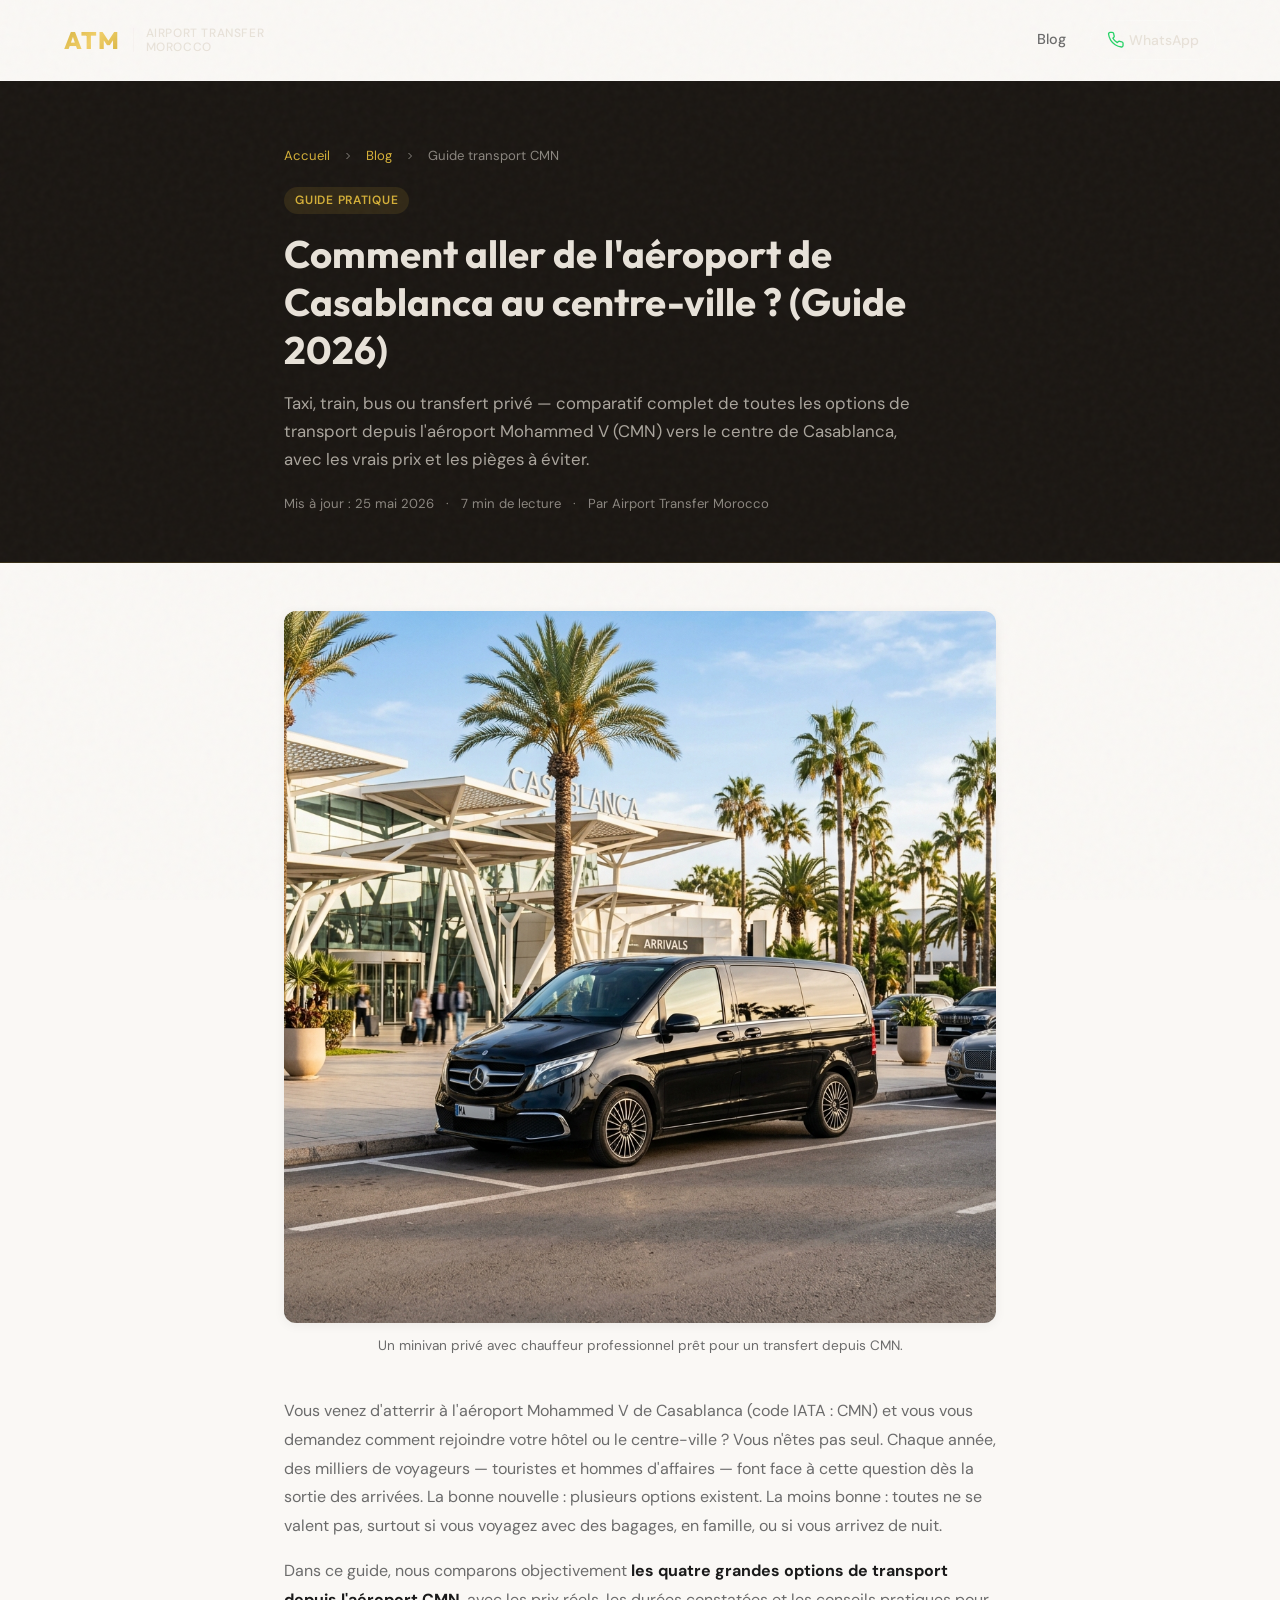
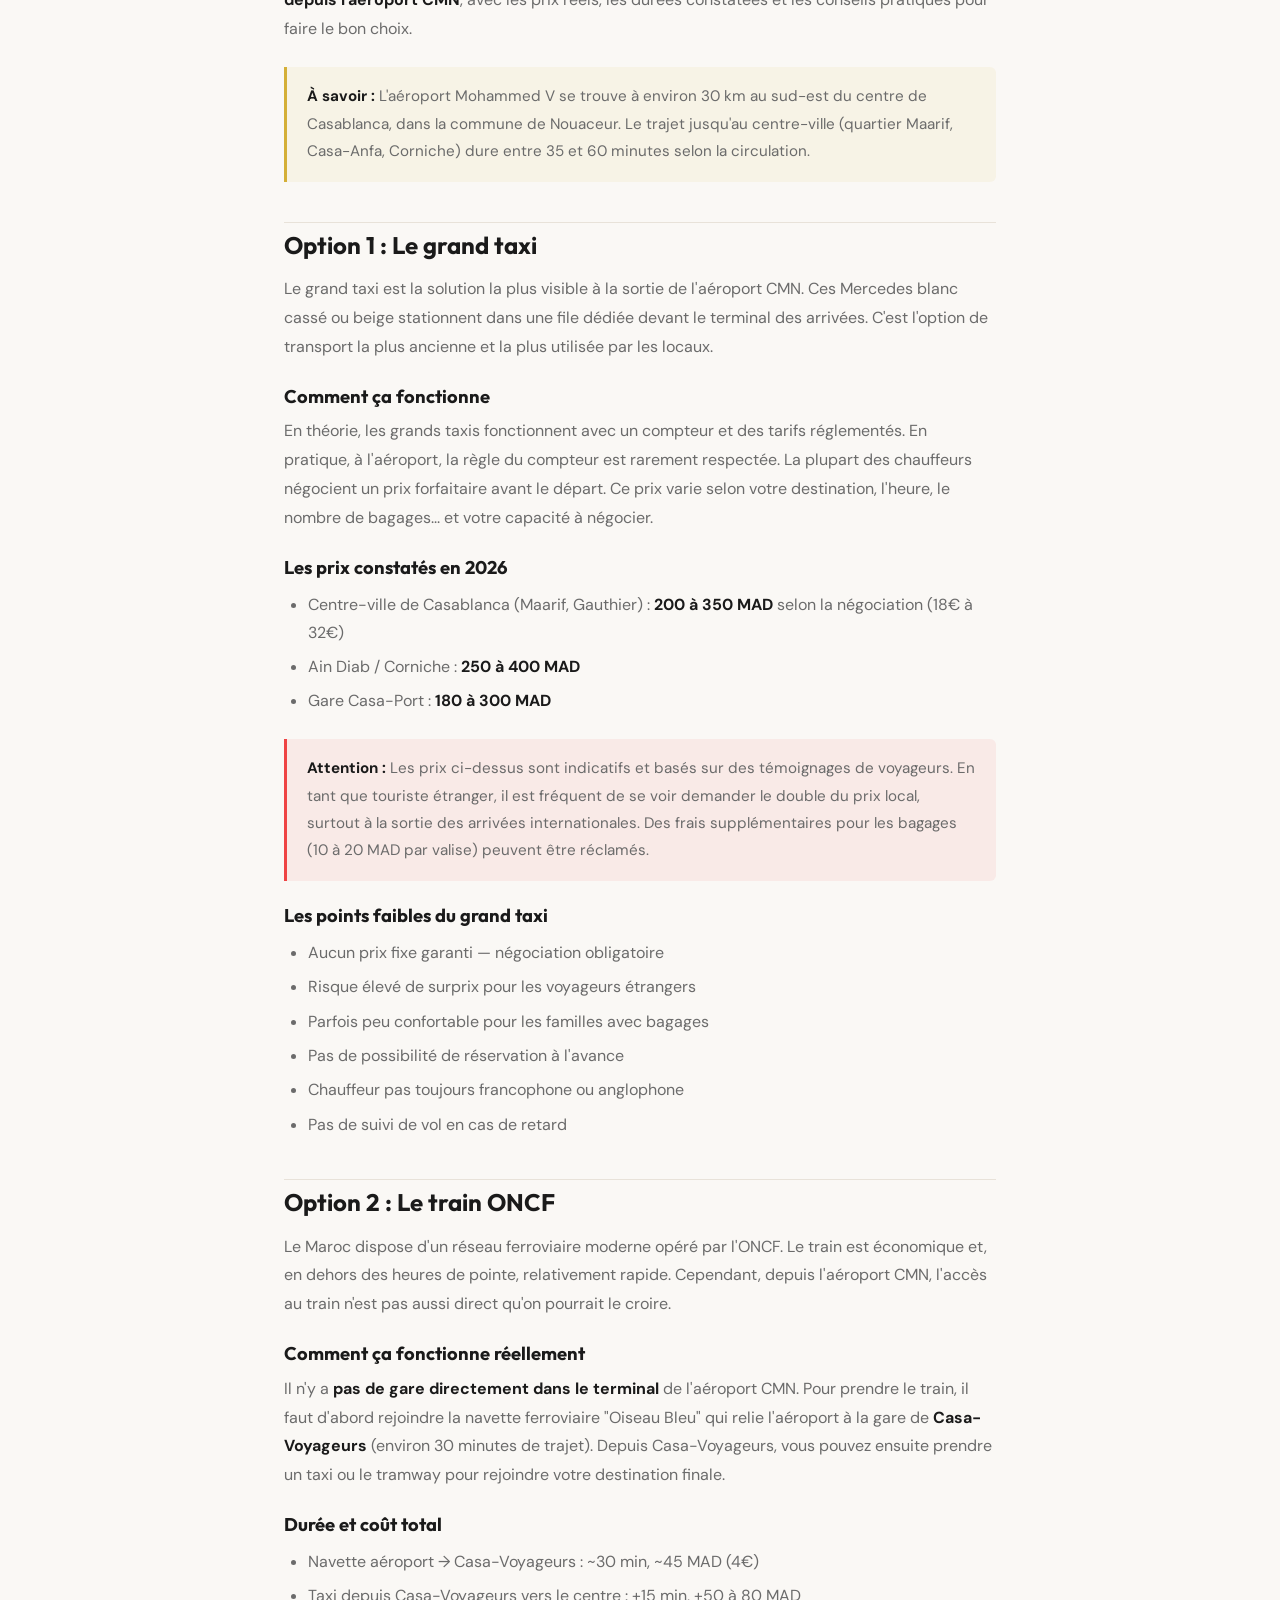
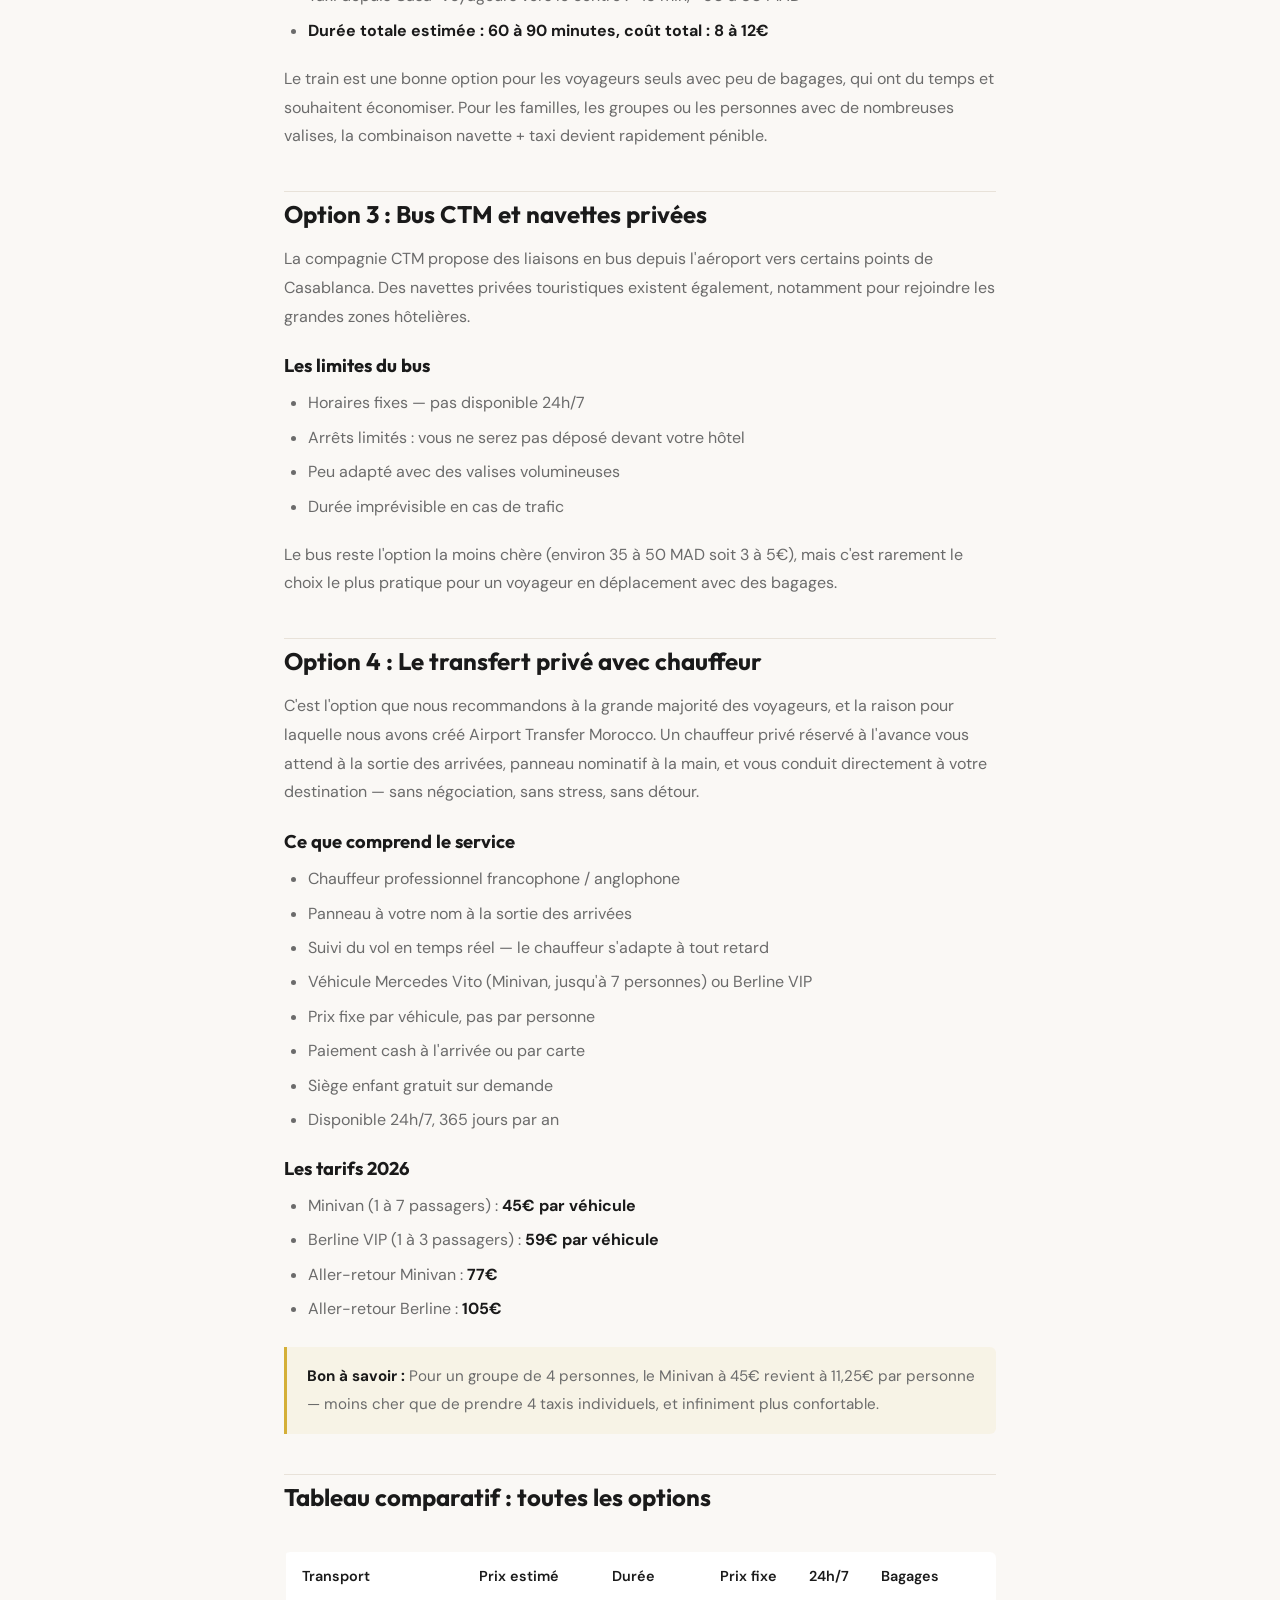
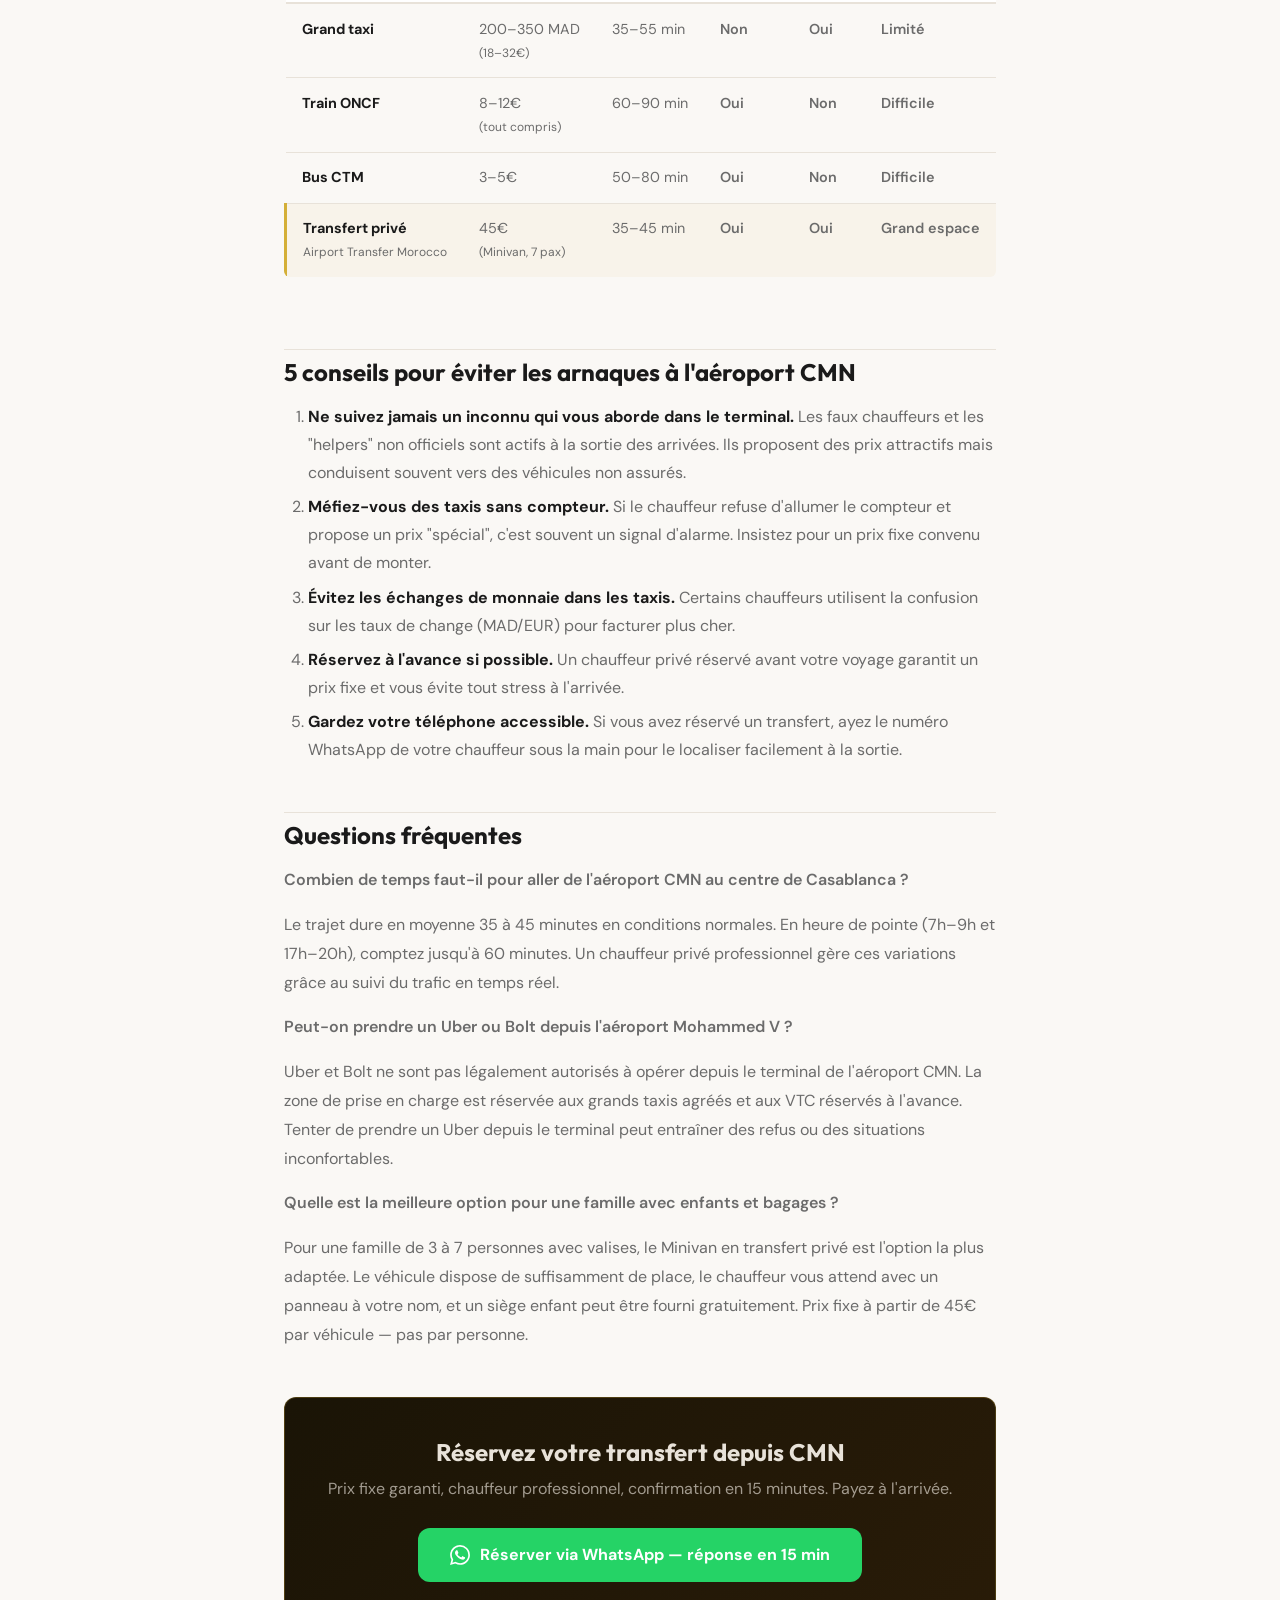
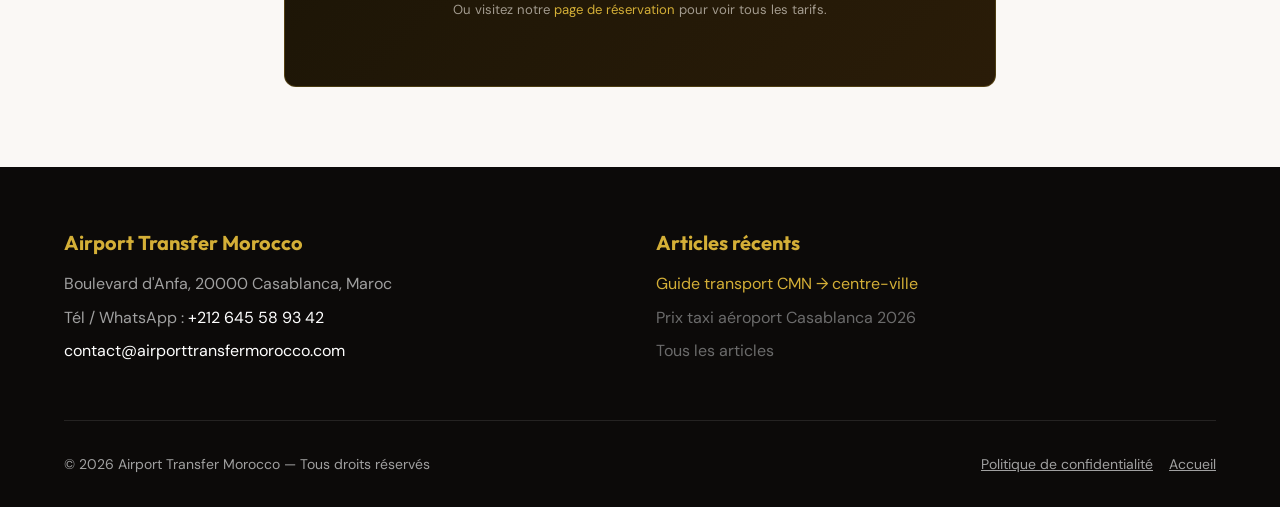
<file: blog/aeroport-casablanca-centre-ville.html>
<!DOCTYPE html>
<html lang="fr">
<head>
    <meta charset="UTF-8">
    <meta name="viewport" content="width=device-width, initial-scale=1.0">
    <title>Aéroport Casablanca → Centre-ville : Guide Transport 2026</title>
    <meta name="description" content="Comment aller de l'aéroport Mohammed V (CMN) au centre-ville de Casablanca ? Taxi, train, bus ou transfert privé — comparatif prix, durées et conseils anti-arnaque.">
    <meta name="robots" content="index, follow">
    <link rel="canonical" href="https://airporttransfermorocco.com/blog/aeroport-casablanca-centre-ville.html">
    <link rel="alternate" hreflang="fr" href="https://airporttransfermorocco.com/blog/aeroport-casablanca-centre-ville.html">
    <link rel="alternate" hreflang="x-default" href="https://airporttransfermorocco.com/blog/aeroport-casablanca-centre-ville.html">

    <!-- Open Graph -->
    <meta property="og:title" content="Aéroport Casablanca → Centre-ville : Guide Transport 2026">
    <meta property="og:description" content="Taxi, train, bus ou transfert privé depuis CMN ? Comparatif complet des options avec prix et conseils pour éviter les arnaques.">
    <meta property="og:url" content="https://airporttransfermorocco.com/blog/aeroport-casablanca-centre-ville.html">
    <meta property="og:type" content="article">
    <meta property="og:locale" content="fr_MA">
    <meta property="og:site_name" content="Airport Transfer Morocco">
    <meta property="article:published_time" content="2026-05-25">
    <meta property="article:author" content="Airport Transfer Morocco">

    <!-- Schema.org Article -->
    <script type="application/ld+json">
    {
      "@context": "https://schema.org",
      "@type": "Article",
      "headline": "Comment aller de l'aéroport de Casablanca au centre-ville ? (Guide 2026)",
      "description": "Comparatif complet des transports depuis l'aéroport Mohammed V (CMN) vers Casablanca : taxi, train ONCF, bus CTM, transfert privé. Prix, durées et conseils anti-arnaques.",
      "datePublished": "2026-05-25",
      "dateModified": "2026-05-25",
      "author": { "@type": "Organization", "name": "Airport Transfer Morocco", "url": "https://airporttransfermorocco.com" },
      "publisher": { "@type": "Organization", "name": "Airport Transfer Morocco", "url": "https://airporttransfermorocco.com" },
      "mainEntityOfPage": { "@type": "WebPage", "@id": "https://airporttransfermorocco.com/blog/aeroport-casablanca-centre-ville.html" }
    }
    </script>

    <!-- Schema.org BreadcrumbList -->
    <script type="application/ld+json">
    {
      "@context": "https://schema.org",
      "@type": "BreadcrumbList",
      "itemListElement": [
        { "@type": "ListItem", "position": 1, "name": "Accueil", "item": "https://airporttransfermorocco.com/" },
        { "@type": "ListItem", "position": 2, "name": "Blog", "item": "https://airporttransfermorocco.com/blog/" },
        { "@type": "ListItem", "position": 3, "name": "Comment aller de l'aéroport de Casablanca au centre-ville ?", "item": "https://airporttransfermorocco.com/blog/aeroport-casablanca-centre-ville.html" }
      ]
    }
    </script>

    <!-- Schema.org FAQPage -->
    <script type="application/ld+json">
    {
      "@context": "https://schema.org",
      "@type": "FAQPage",
      "mainEntity": [
        {
          "@type": "Question",
          "name": "Combien de temps faut-il pour aller de l'aéroport CMN au centre de Casablanca ?",
          "acceptedAnswer": { "@type": "Answer", "text": "Le trajet dure en moyenne 35 à 45 minutes en conditions normales. En heure de pointe (7h-9h et 17h-20h), comptez jusqu'à 60 minutes. Un transfert privé avec chauffeur professionnel gère ces variations grâce au suivi du trafic en temps réel." }
        },
        {
          "@type": "Question",
          "name": "Peut-on prendre un Uber ou Bolt depuis l'aéroport Mohammed V de Casablanca ?",
          "acceptedAnswer": { "@type": "Answer", "text": "Uber et Bolt ne sont pas légalement autorisés à opérer depuis le terminal de l'aéroport CMN. La zone de prise en charge est réservée aux grands taxis agréés et aux véhicules de tourisme avec chauffeur (VTC) réservés à l'avance. Tenter de prendre un Uber depuis l'aéroport expose à des refus ou à des trajets non sécurisés." }
        },
        {
          "@type": "Question",
          "name": "Quelle est la meilleure option pour une famille avec enfants et bagages depuis CMN ?",
          "acceptedAnswer": { "@type": "Answer", "text": "Pour une famille de 3 à 7 personnes avec des valises, le Minivan en transfert privé est l'option la plus adaptée. Le véhicule (Mercedes Vito ou similaire) dispose de suffisamment de place pour les bagages, le chauffeur vous attend avec un panneau à votre nom, et un siège enfant peut être fourni gratuitement sur demande. Prix fixe à partir de 45€ par véhicule, pas par personne." }
        }
      ]
    }
    </script>

    <!-- Google tag -->
    <script async src="https://www.googletagmanager.com/gtag/js?id=AW-16595278382"></script>
    <script>
      window.dataLayer = window.dataLayer || [];
      function gtag(){dataLayer.push(arguments);}
      gtag('js', new Date());
      gtag('config', 'AW-16595278382');
    </script>

    <link rel="preconnect" href="https://fonts.googleapis.com">
    <link rel="preconnect" href="https://fonts.gstatic.com" crossorigin>
    <link href="https://fonts.googleapis.com/css2?family=DM+Sans:wght@400;500;700&family=Outfit:wght@400;500;600;700;800&display=swap" rel="stylesheet">
    <link rel="icon" type="image/png" href="/favicon.png">
    <link rel="stylesheet" href="../style.css">

    <style>
        body { background: var(--bg); }

        .article-hero {
            background: var(--hero-bg);
            padding: 4rem 0 3rem;
            border-bottom: 1px solid rgba(212,175,55,0.15);
        }

        .article-hero-inner {
            max-width: 760px;
            margin: 0 auto;
            padding: 0 1.5rem;
        }

        .article-meta {
            display: flex;
            align-items: center;
            gap: 0.75rem;
            font-size: 0.82rem;
            color: rgba(232,226,217,0.55);
            margin-bottom: 1.25rem;
            flex-wrap: wrap;
        }

        .article-meta a { color: var(--gold); text-decoration: none; }
        .article-meta a:hover { text-decoration: underline; }

        .article-hero h1 {
            font-size: clamp(1.6rem, 4vw, 2.4rem);
            line-height: 1.25;
            color: var(--text-light);
            margin-bottom: 1rem;
        }

        .article-hero-desc {
            font-size: 1.05rem;
            color: rgba(232,226,217,0.7);
            line-height: 1.65;
            max-width: 640px;
        }

        .article-body {
            max-width: 760px;
            margin: 0 auto;
            padding: 3rem 1.5rem 5rem;
        }

        .article-body h2 {
            font-size: 1.5rem;
            margin-top: 2.5rem;
            margin-bottom: 1rem;
            padding-top: 0.5rem;
            border-top: 1px solid var(--border);
            color: var(--text);
        }

        .article-body h3 {
            font-size: 1.15rem;
            margin-top: 1.5rem;
            margin-bottom: 0.6rem;
            color: var(--text);
        }

        .article-body p {
            color: var(--text-muted);
            line-height: 1.8;
            margin-bottom: 1rem;
            font-size: 1rem;
        }

        .article-body ul, .article-body ol {
            margin: 0.75rem 0 1.25rem 1.5rem;
        }

        .article-body li {
            color: var(--text-muted);
            line-height: 1.75;
            margin-bottom: 0.4rem;
        }

        .article-body strong { color: var(--text); }

        .info-box {
            background: rgba(212,175,55,0.08);
            border-left: 3px solid var(--gold);
            border-radius: 0 var(--radius-sm) var(--radius-sm) 0;
            padding: 1rem 1.25rem;
            margin: 1.5rem 0;
        }

        .info-box p { margin: 0; color: var(--text-muted); font-size: 0.95rem; }

        .warning-box {
            background: rgba(239,68,68,0.08);
            border-left: 3px solid #ef4444;
            border-radius: 0 var(--radius-sm) var(--radius-sm) 0;
            padding: 1rem 1.25rem;
            margin: 1.5rem 0;
        }

        .warning-box p { margin: 0; color: var(--text-muted); font-size: 0.95rem; }

        /* Comparison Table */
        .comparison-table {
            width: 100%;
            border-collapse: collapse;
            margin: 1.5rem 0 2rem;
            font-size: 0.9rem;
            border-radius: var(--radius-sm);
            overflow: hidden;
        }

        .comparison-table th {
            background: var(--bg-light);
            padding: 0.85rem 1rem;
            text-align: left;
            font-weight: 600;
            color: var(--text);
            border-bottom: 2px solid var(--border);
            white-space: nowrap;
        }

        .comparison-table td {
            padding: 0.85rem 1rem;
            border-bottom: 1px solid var(--border);
            color: var(--text-muted);
            vertical-align: top;
        }

        .comparison-table tr:last-child td { border-bottom: none; }

        .comparison-table tr:hover td { background: rgba(255,255,255,0.02); }

        .comparison-table .recommended td { background: rgba(212,175,55,0.06); }
        .comparison-table .recommended td:first-child { border-left: 3px solid var(--gold); }

        .badge-yes { color: #22c55e; font-weight: 600; }
        .badge-no  { color: #ef4444; font-weight: 600; }
        .badge-partial { color: #f59e0b; font-weight: 600; }

        /* FAQ */
        .article-faq { margin-top: 3rem; }
        .article-faq h2 { border-top: 1px solid var(--border); }

        .faq-q {
            font-weight: 600;
            color: var(--text);
            margin-bottom: 0.4rem;
            font-size: 1rem;
        }

        .faq-a {
            color: var(--text-muted);
            line-height: 1.75;
            margin-bottom: 1.5rem;
        }

        /* CTA Block */
        .article-cta {
            background: linear-gradient(135deg, #1a1406 0%, #2a1c08 100%);
            border: 1px solid rgba(212,175,55,0.25);
            border-radius: var(--radius-md);
            padding: 2.5rem;
            margin-top: 3rem;
            text-align: center;
        }

        .article-cta h2 {
            font-size: 1.5rem;
            color: var(--text-light);
            border: none;
            padding: 0;
            margin-top: 0;
            margin-bottom: 0.5rem;
        }

        .article-cta p {
            color: rgba(232,226,217,0.65);
            margin-bottom: 1.5rem;
        }

        .btn-wa-article {
            display: inline-flex;
            align-items: center;
            gap: 0.6rem;
            background: #25D366;
            color: #fff;
            padding: 0.9rem 2rem;
            border-radius: var(--radius-md);
            font-weight: 700;
            font-size: 1rem;
            text-decoration: none;
            transition: background 0.2s ease, transform 0.15s ease;
        }

        .btn-wa-article:hover {
            background: #1DA851;
            transform: translateY(-2px);
        }

        .article-tag {
            display: inline-block;
            background: rgba(212,175,55,0.12);
            color: var(--gold);
            font-size: 0.75rem;
            font-weight: 600;
            letter-spacing: 0.06em;
            text-transform: uppercase;
            padding: 0.25rem 0.7rem;
            border-radius: 99px;
            margin-bottom: 1rem;
        }

        @media (max-width: 600px) {
            .comparison-table { font-size: 0.8rem; }
            .comparison-table th, .comparison-table td { padding: 0.65rem 0.6rem; }
        }
    </style>
</head>
<body>

    <!-- Header -->
    <header id="main-header" class="header" style="position:relative;">
        <div class="container header-container">
            <div class="logo-wrapper">
                <a href="/" style="display:flex;align-items:center;gap:0.75rem;text-decoration:none;">
                    <div class="logo">ATM</div>
                    <div class="logo-divider"></div>
                    <div class="logo-text">Airport Transfer<br>Morocco</div>
                </a>
            </div>
            <div class="header-right">
                <a href="/blog/" style="color:var(--text-muted);text-decoration:none;font-size:0.9rem;font-weight:500;" class="hide-mobile">Blog</a>
                <a href="https://wa.me/212645589342?text=Bonjour%2C%20je%20voudrais%20r%C3%A9server%20un%20transfert"
                    class="btn-whatsapp-outline" target="_blank" rel="noopener">
                    <svg class="icon" viewBox="0 0 24 24"><path d="M22 16.92v3a2 2 0 0 1-2.18 2 19.79 19.79 0 0 1-8.63-3.07 19.5 19.5 0 0 1-6-6 19.79 19.79 0 0 1-3.07-8.67A2 2 0 0 1 4.11 2h3a2 2 0 0 1 2 1.72c.127.96.361 1.903.7 2.81a2 2 0 0 1-.45 2.11L8.09 9.91a16 16 0 0 0 6 6l1.27-1.27a2 2 0 0 1 2.11-.45c.907.339 1.85.573 2.81.7A2 2 0 0 1 22 16.92z"/></svg>
                    <span>WhatsApp</span>
                </a>
            </div>
        </div>
    </header>

    <main>
        <!-- Article Hero -->
        <div class="article-hero">
            <div class="article-hero-inner">
                <nav class="article-meta" aria-label="Fil d'Ariane">
                    <a href="/">Accueil</a>
                    <svg viewBox="0 0 24 24" width="12" height="12" fill="none" stroke="currentColor" stroke-width="2"><path d="M9 18l6-6-6-6"/></svg>
                    <a href="/blog/">Blog</a>
                    <svg viewBox="0 0 24 24" width="12" height="12" fill="none" stroke="currentColor" stroke-width="2"><path d="M9 18l6-6-6-6"/></svg>
                    <span>Guide transport CMN</span>
                </nav>
                <span class="article-tag">Guide pratique</span>
                <h1>Comment aller de l'aéroport de Casablanca au centre-ville ? (Guide 2026)</h1>
                <p class="article-hero-desc">Taxi, train, bus ou transfert privé — comparatif complet de toutes les options de transport depuis l'aéroport Mohammed V (CMN) vers le centre de Casablanca, avec les vrais prix et les pièges à éviter.</p>
                <div class="article-meta" style="margin-top:1.25rem;margin-bottom:0;">
                    <span>Mis à jour : 25 mai 2026</span>
                    <span>·</span>
                    <span>7 min de lecture</span>
                    <span>·</span>
                    <span>Par Airport Transfer Morocco</span>
                </div>
            </div>
        </div>

        <!-- Article Body -->
        <div class="article-body">
            
            <figure style="margin: 0 0 2.5rem 0; text-align: center;">
                <img src="../images/airport-transfer-minivan.png" 
                     alt="Minivan Mercedes privé attendant des passagers à l'aéroport Mohammed V de Casablanca" 
                     title="Transfert privé depuis l'aéroport CMN"
                     loading="lazy" 
                     style="max-width: 100%; height: auto; border-radius: var(--radius-md); box-shadow: var(--shadow-sm);">
                <figcaption style="font-size: 0.85rem; color: var(--text-muted); margin-top: 0.75rem;">Un minivan privé avec chauffeur professionnel prêt pour un transfert depuis CMN.</figcaption>
            </figure>

            <p>Vous venez d'atterrir à l'aéroport Mohammed V de Casablanca (code IATA : CMN) et vous vous demandez comment rejoindre votre hôtel ou le centre-ville ? Vous n'êtes pas seul. Chaque année, des milliers de voyageurs — touristes et hommes d'affaires — font face à cette question dès la sortie des arrivées. La bonne nouvelle : plusieurs options existent. La moins bonne : toutes ne se valent pas, surtout si vous voyagez avec des bagages, en famille, ou si vous arrivez de nuit.</p>

            <p>Dans ce guide, nous comparons objectivement <strong>les quatre grandes options de transport depuis l'aéroport CMN</strong>, avec les prix réels, les durées constatées et les conseils pratiques pour faire le bon choix.</p>

            <div class="info-box">
                <p><strong>À savoir :</strong> L'aéroport Mohammed V se trouve à environ 30 km au sud-est du centre de Casablanca, dans la commune de Nouaceur. Le trajet jusqu'au centre-ville (quartier Maarif, Casa-Anfa, Corniche) dure entre 35 et 60 minutes selon la circulation.</p>
            </div>

            <h2>Option 1 : Le grand taxi</h2>

            <p>Le grand taxi est la solution la plus visible à la sortie de l'aéroport CMN. Ces Mercedes blanc cassé ou beige stationnent dans une file dédiée devant le terminal des arrivées. C'est l'option de transport la plus ancienne et la plus utilisée par les locaux.</p>

            <h3>Comment ça fonctionne</h3>
            <p>En théorie, les grands taxis fonctionnent avec un compteur et des tarifs réglementés. En pratique, à l'aéroport, la règle du compteur est rarement respectée. La plupart des chauffeurs négocient un prix forfaitaire avant le départ. Ce prix varie selon votre destination, l'heure, le nombre de bagages... et votre capacité à négocier.</p>

            <h3>Les prix constatés en 2026</h3>
            <ul>
                <li>Centre-ville de Casablanca (Maarif, Gauthier) : <strong>200 à 350 MAD</strong> selon la négociation (18€ à 32€)</li>
                <li>Ain Diab / Corniche : <strong>250 à 400 MAD</strong></li>
                <li>Gare Casa-Port : <strong>180 à 300 MAD</strong></li>
            </ul>

            <div class="warning-box">
                <p><strong>Attention :</strong> Les prix ci-dessus sont indicatifs et basés sur des témoignages de voyageurs. En tant que touriste étranger, il est fréquent de se voir demander le double du prix local, surtout à la sortie des arrivées internationales. Des frais supplémentaires pour les bagages (10 à 20 MAD par valise) peuvent être réclamés.</p>
            </div>

            <h3>Les points faibles du grand taxi</h3>
            <ul>
                <li>Aucun prix fixe garanti — négociation obligatoire</li>
                <li>Risque élevé de surprix pour les voyageurs étrangers</li>
                <li>Parfois peu confortable pour les familles avec bagages</li>
                <li>Pas de possibilité de réservation à l'avance</li>
                <li>Chauffeur pas toujours francophone ou anglophone</li>
                <li>Pas de suivi de vol en cas de retard</li>
            </ul>

            <h2>Option 2 : Le train ONCF</h2>

            <p>Le Maroc dispose d'un réseau ferroviaire moderne opéré par l'ONCF. Le train est économique et, en dehors des heures de pointe, relativement rapide. Cependant, depuis l'aéroport CMN, l'accès au train n'est pas aussi direct qu'on pourrait le croire.</p>

            <h3>Comment ça fonctionne réellement</h3>
            <p>Il n'y a <strong>pas de gare directement dans le terminal</strong> de l'aéroport CMN. Pour prendre le train, il faut d'abord rejoindre la navette ferroviaire "Oiseau Bleu" qui relie l'aéroport à la gare de <strong>Casa-Voyageurs</strong> (environ 30 minutes de trajet). Depuis Casa-Voyageurs, vous pouvez ensuite prendre un taxi ou le tramway pour rejoindre votre destination finale.</p>

            <h3>Durée et coût total</h3>
            <ul>
                <li>Navette aéroport → Casa-Voyageurs : ~30 min, ~45 MAD (4€)</li>
                <li>Taxi depuis Casa-Voyageurs vers le centre : +15 min, +50 à 80 MAD</li>
                <li><strong>Durée totale estimée : 60 à 90 minutes, coût total : 8 à 12€</strong></li>
            </ul>

            <p>Le train est une bonne option pour les voyageurs seuls avec peu de bagages, qui ont du temps et souhaitent économiser. Pour les familles, les groupes ou les personnes avec de nombreuses valises, la combinaison navette + taxi devient rapidement pénible.</p>

            <h2>Option 3 : Bus CTM et navettes privées</h2>

            <p>La compagnie CTM propose des liaisons en bus depuis l'aéroport vers certains points de Casablanca. Des navettes privées touristiques existent également, notamment pour rejoindre les grandes zones hôtelières.</p>

            <h3>Les limites du bus</h3>
            <ul>
                <li>Horaires fixes — pas disponible 24h/7</li>
                <li>Arrêts limités : vous ne serez pas déposé devant votre hôtel</li>
                <li>Peu adapté avec des valises volumineuses</li>
                <li>Durée imprévisible en cas de trafic</li>
            </ul>

            <p>Le bus reste l'option la moins chère (environ 35 à 50 MAD soit 3 à 5€), mais c'est rarement le choix le plus pratique pour un voyageur en déplacement avec des bagages.</p>

            <h2>Option 4 : Le transfert privé avec chauffeur</h2>

            <p>C'est l'option que nous recommandons à la grande majorité des voyageurs, et la raison pour laquelle nous avons créé Airport Transfer Morocco. Un chauffeur privé réservé à l'avance vous attend à la sortie des arrivées, panneau nominatif à la main, et vous conduit directement à votre destination — sans négociation, sans stress, sans détour.</p>

            <h3>Ce que comprend le service</h3>
            <ul>
                <li>Chauffeur professionnel francophone / anglophone</li>
                <li>Panneau à votre nom à la sortie des arrivées</li>
                <li>Suivi du vol en temps réel — le chauffeur s'adapte à tout retard</li>
                <li>Véhicule Mercedes Vito (Minivan, jusqu'à 7 personnes) ou Berline VIP</li>
                <li>Prix fixe par véhicule, pas par personne</li>
                <li>Paiement cash à l'arrivée ou par carte</li>
                <li>Siège enfant gratuit sur demande</li>
                <li>Disponible 24h/7, 365 jours par an</li>
            </ul>

            <h3>Les tarifs 2026</h3>
            <ul>
                <li>Minivan (1 à 7 passagers) : <strong>45€ par véhicule</strong></li>
                <li>Berline VIP (1 à 3 passagers) : <strong>59€ par véhicule</strong></li>
                <li>Aller-retour Minivan : <strong>77€</strong></li>
                <li>Aller-retour Berline : <strong>105€</strong></li>
            </ul>

            <div class="info-box">
                <p><strong>Bon à savoir :</strong> Pour un groupe de 4 personnes, le Minivan à 45€ revient à 11,25€ par personne — moins cher que de prendre 4 taxis individuels, et infiniment plus confortable.</p>
            </div>

            <h2>Tableau comparatif : toutes les options</h2>

            <div style="overflow-x:auto;">
                <table class="comparison-table">
                    <thead>
                        <tr>
                            <th>Transport</th>
                            <th>Prix estimé</th>
                            <th>Durée</th>
                            <th>Prix fixe</th>
                            <th>24h/7</th>
                            <th>Bagages</th>
                        </tr>
                    </thead>
                    <tbody>
                        <tr>
                            <td><strong>Grand taxi</strong></td>
                            <td>200–350 MAD<br><small>(18–32€)</small></td>
                            <td>35–55 min</td>
                            <td class="badge-no">Non</td>
                            <td class="badge-yes">Oui</td>
                            <td class="badge-partial">Limité</td>
                        </tr>
                        <tr>
                            <td><strong>Train ONCF</strong></td>
                            <td>8–12€<br><small>(tout compris)</small></td>
                            <td>60–90 min</td>
                            <td class="badge-yes">Oui</td>
                            <td class="badge-no">Non</td>
                            <td class="badge-no">Difficile</td>
                        </tr>
                        <tr>
                            <td><strong>Bus CTM</strong></td>
                            <td>3–5€</td>
                            <td>50–80 min</td>
                            <td class="badge-yes">Oui</td>
                            <td class="badge-no">Non</td>
                            <td class="badge-no">Difficile</td>
                        </tr>
                        <tr class="recommended">
                            <td><strong>Transfert privé</strong><br><small>Airport Transfer Morocco</small></td>
                            <td>45€<br><small>(Minivan, 7 pax)</small></td>
                            <td>35–45 min</td>
                            <td class="badge-yes">Oui</td>
                            <td class="badge-yes">Oui</td>
                            <td class="badge-yes">Grand espace</td>
                        </tr>
                    </tbody>
                </table>
            </div>

            <h2>5 conseils pour éviter les arnaques à l'aéroport CMN</h2>

            <ol>
                <li><strong>Ne suivez jamais un inconnu qui vous aborde dans le terminal.</strong> Les faux chauffeurs et les "helpers" non officiels sont actifs à la sortie des arrivées. Ils proposent des prix attractifs mais conduisent souvent vers des véhicules non assurés.</li>
                <li><strong>Méfiez-vous des taxis sans compteur.</strong> Si le chauffeur refuse d'allumer le compteur et propose un prix "spécial", c'est souvent un signal d'alarme. Insistez pour un prix fixe convenu avant de monter.</li>
                <li><strong>Évitez les échanges de monnaie dans les taxis.</strong> Certains chauffeurs utilisent la confusion sur les taux de change (MAD/EUR) pour facturer plus cher.</li>
                <li><strong>Réservez à l'avance si possible.</strong> Un chauffeur privé réservé avant votre voyage garantit un prix fixe et vous évite tout stress à l'arrivée.</li>
                <li><strong>Gardez votre téléphone accessible.</strong> Si vous avez réservé un transfert, ayez le numéro WhatsApp de votre chauffeur sous la main pour le localiser facilement à la sortie.</li>
            </ol>

            <!-- FAQ -->
            <div class="article-faq">
                <h2>Questions fréquentes</h2>

                <p class="faq-q">Combien de temps faut-il pour aller de l'aéroport CMN au centre de Casablanca ?</p>
                <p class="faq-a">Le trajet dure en moyenne 35 à 45 minutes en conditions normales. En heure de pointe (7h–9h et 17h–20h), comptez jusqu'à 60 minutes. Un chauffeur privé professionnel gère ces variations grâce au suivi du trafic en temps réel.</p>

                <p class="faq-q">Peut-on prendre un Uber ou Bolt depuis l'aéroport Mohammed V ?</p>
                <p class="faq-a">Uber et Bolt ne sont pas légalement autorisés à opérer depuis le terminal de l'aéroport CMN. La zone de prise en charge est réservée aux grands taxis agréés et aux VTC réservés à l'avance. Tenter de prendre un Uber depuis le terminal peut entraîner des refus ou des situations inconfortables.</p>

                <p class="faq-q">Quelle est la meilleure option pour une famille avec enfants et bagages ?</p>
                <p class="faq-a">Pour une famille de 3 à 7 personnes avec valises, le Minivan en transfert privé est l'option la plus adaptée. Le véhicule dispose de suffisamment de place, le chauffeur vous attend avec un panneau à votre nom, et un siège enfant peut être fourni gratuitement. Prix fixe à partir de 45€ par véhicule — pas par personne.</p>
            </div>

            <!-- CTA -->
            <div class="article-cta">
                <h2>Réservez votre transfert depuis CMN</h2>
                <p>Prix fixe garanti, chauffeur professionnel, confirmation en 15 minutes. Payez à l'arrivée.</p>
                <a href="https://wa.me/212645589342?text=Bonjour%2C%20je%20voudrais%20r%C3%A9server%20un%20transfert%20depuis%20l%27a%C3%A9roport%20CMN"
                   class="btn-wa-article" target="_blank" rel="noopener">
                    <svg viewBox="0 0 24 24" width="20" height="20" fill="white">
                        <path d="M17.472 14.382c-.297-.149-1.758-.867-2.03-.967-.273-.099-.471-.148-.67.15-.197.297-.767.966-.94 1.164-.173.199-.347.223-.644.075-.297-.15-1.255-.463-2.39-1.475-.883-.788-1.48-1.761-1.653-2.059-.173-.297-.018-.458.13-.606.134-.133.298-.347.446-.52.149-.174.198-.298.298-.497.099-.198.05-.371-.025-.52-.075-.149-.669-1.612-.916-2.207-.242-.579-.487-.5-.669-.51a12.8 12.8 0 0 0-.57-.01c-.198 0-.52.074-.792.372-.272.297-1.04 1.016-1.04 2.479 0 1.462 1.065 2.875 1.213 3.074.149.198 2.096 3.2 5.077 4.487.709.306 1.262.489 1.694.625.712.227 1.36.195 1.871.118.571-.085 1.758-.719 2.006-1.413.248-.694.248-1.289.173-1.413-.074-.124-.272-.198-.57-.347m-5.421 7.403h-.004a9.87 9.87 0 0 1-5.031-1.378l-.361-.214-3.741.982.998-3.648-.235-.374a9.86 9.86 0 0 1-1.51-5.26c.001-5.45 4.436-9.884 9.888-9.884 2.64 0 5.122 1.03 6.988 2.898a9.825 9.825 0 0 1 2.893 6.994c-.003 5.45-4.437 9.884-9.885 9.884m8.413-18.297A11.815 11.815 0 0 0 12.05 0C5.495 0 .16 5.335.157 11.892c0 2.096.547 4.142 1.588 5.945L.057 24l6.305-1.654a11.882 11.882 0 0 0 5.683 1.448h.005c6.554 0 11.89-5.335 11.893-11.893a11.821 11.821 0 0 0-3.48-8.413Z"/>
                    </svg>
                    Réserver via WhatsApp — réponse en 15 min
                </a>
                <p style="margin-top:1rem;font-size:0.82rem;">Ou visitez notre <a href="/" style="color:var(--gold);">page de réservation</a> pour voir tous les tarifs.</p>
            </div>

        </div>
    </main>

    <!-- Footer -->
    <footer class="footer">
        <div class="container">
            <div class="footer-grid">
                <div class="footer-brand">
                    <h3>Airport Transfer Morocco</h3>
                    <p>Boulevard d'Anfa, 20000 Casablanca, Maroc</p>
                    <p>Tél / WhatsApp : <a href="https://wa.me/212645589342" target="_blank" rel="noopener">+212 645 58 93 42</a></p>
                    <p><a href="mailto:contact@airporttransfermorocco.com">contact@airporttransfermorocco.com</a></p>
                </div>
                <div class="footer-services">
                    <h3>Articles récents</h3>
                    <ul>
                        <li><a href="/blog/aeroport-casablanca-centre-ville.html" style="color:var(--gold);text-decoration:none;">Guide transport CMN → centre-ville</a></li>
                        <li><a href="/blog/prix-taxi-aeroport-casablanca.html" style="color:var(--text-muted);text-decoration:none;">Prix taxi aéroport Casablanca 2026</a></li>
                        <li><a href="/blog/" style="color:var(--text-muted);text-decoration:none;">Tous les articles</a></li>
                    </ul>
                </div>
            </div>
            <div class="footer-bottom">
                <p>&copy; 2026 Airport Transfer Morocco — Tous droits réservés</p>
                <div class="footer-legal">
                    <a href="/politique.html" target="_blank">Politique de confidentialité</a>
                    <a href="/">Accueil</a>
                </div>
            </div>
        </div>
    </footer>

</body>
</html>
</file>
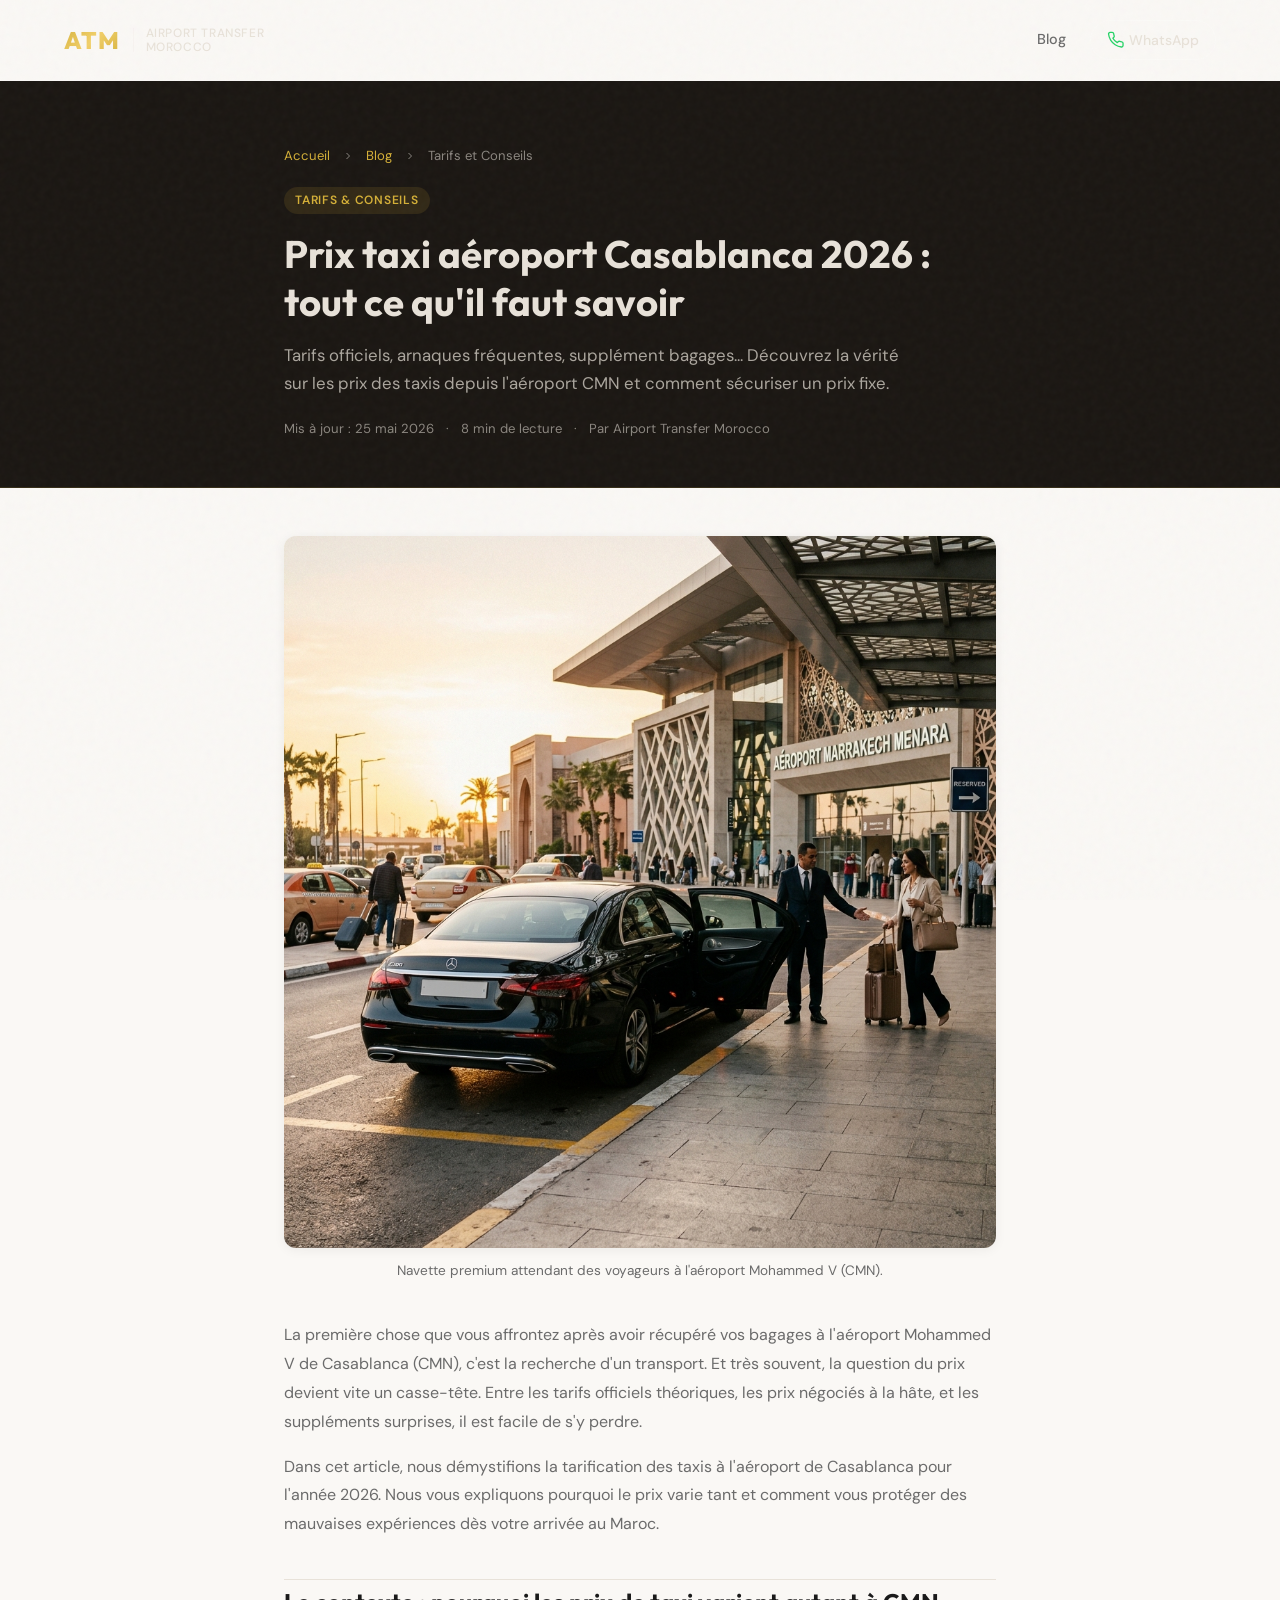
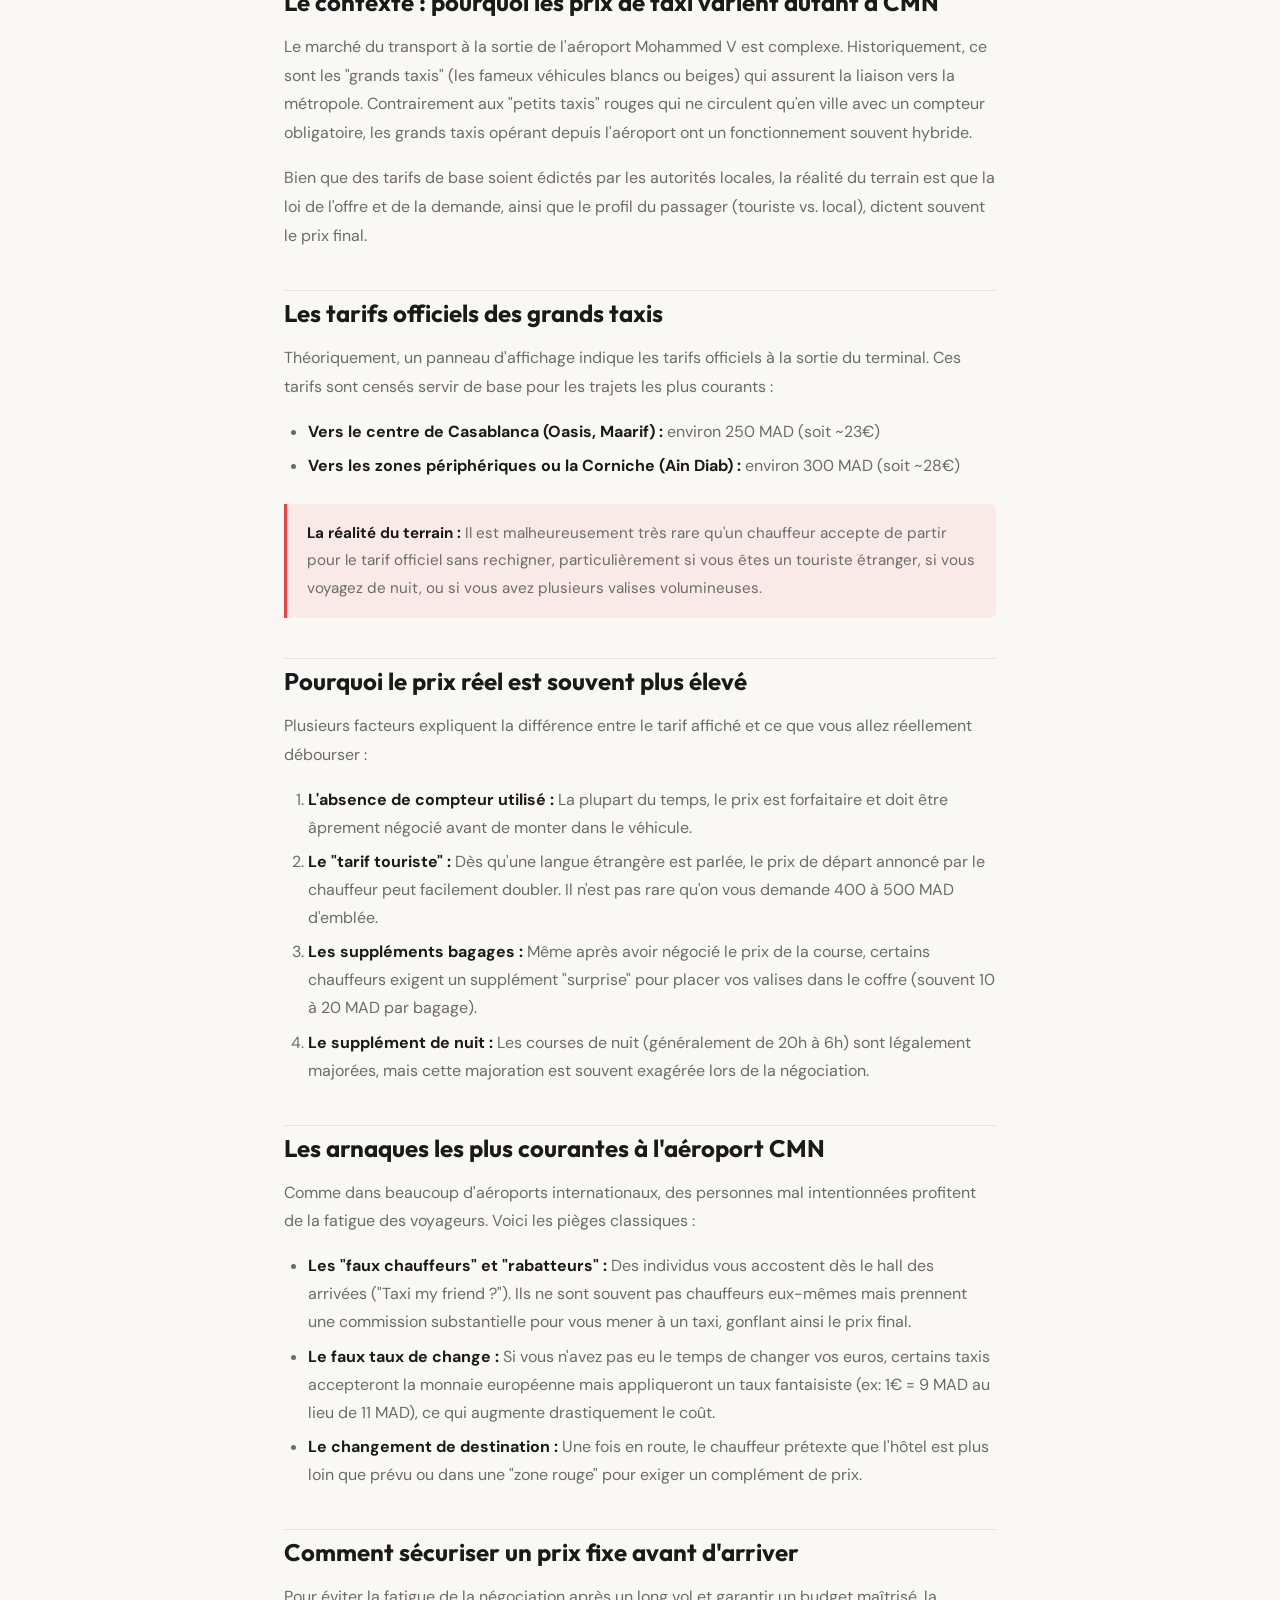
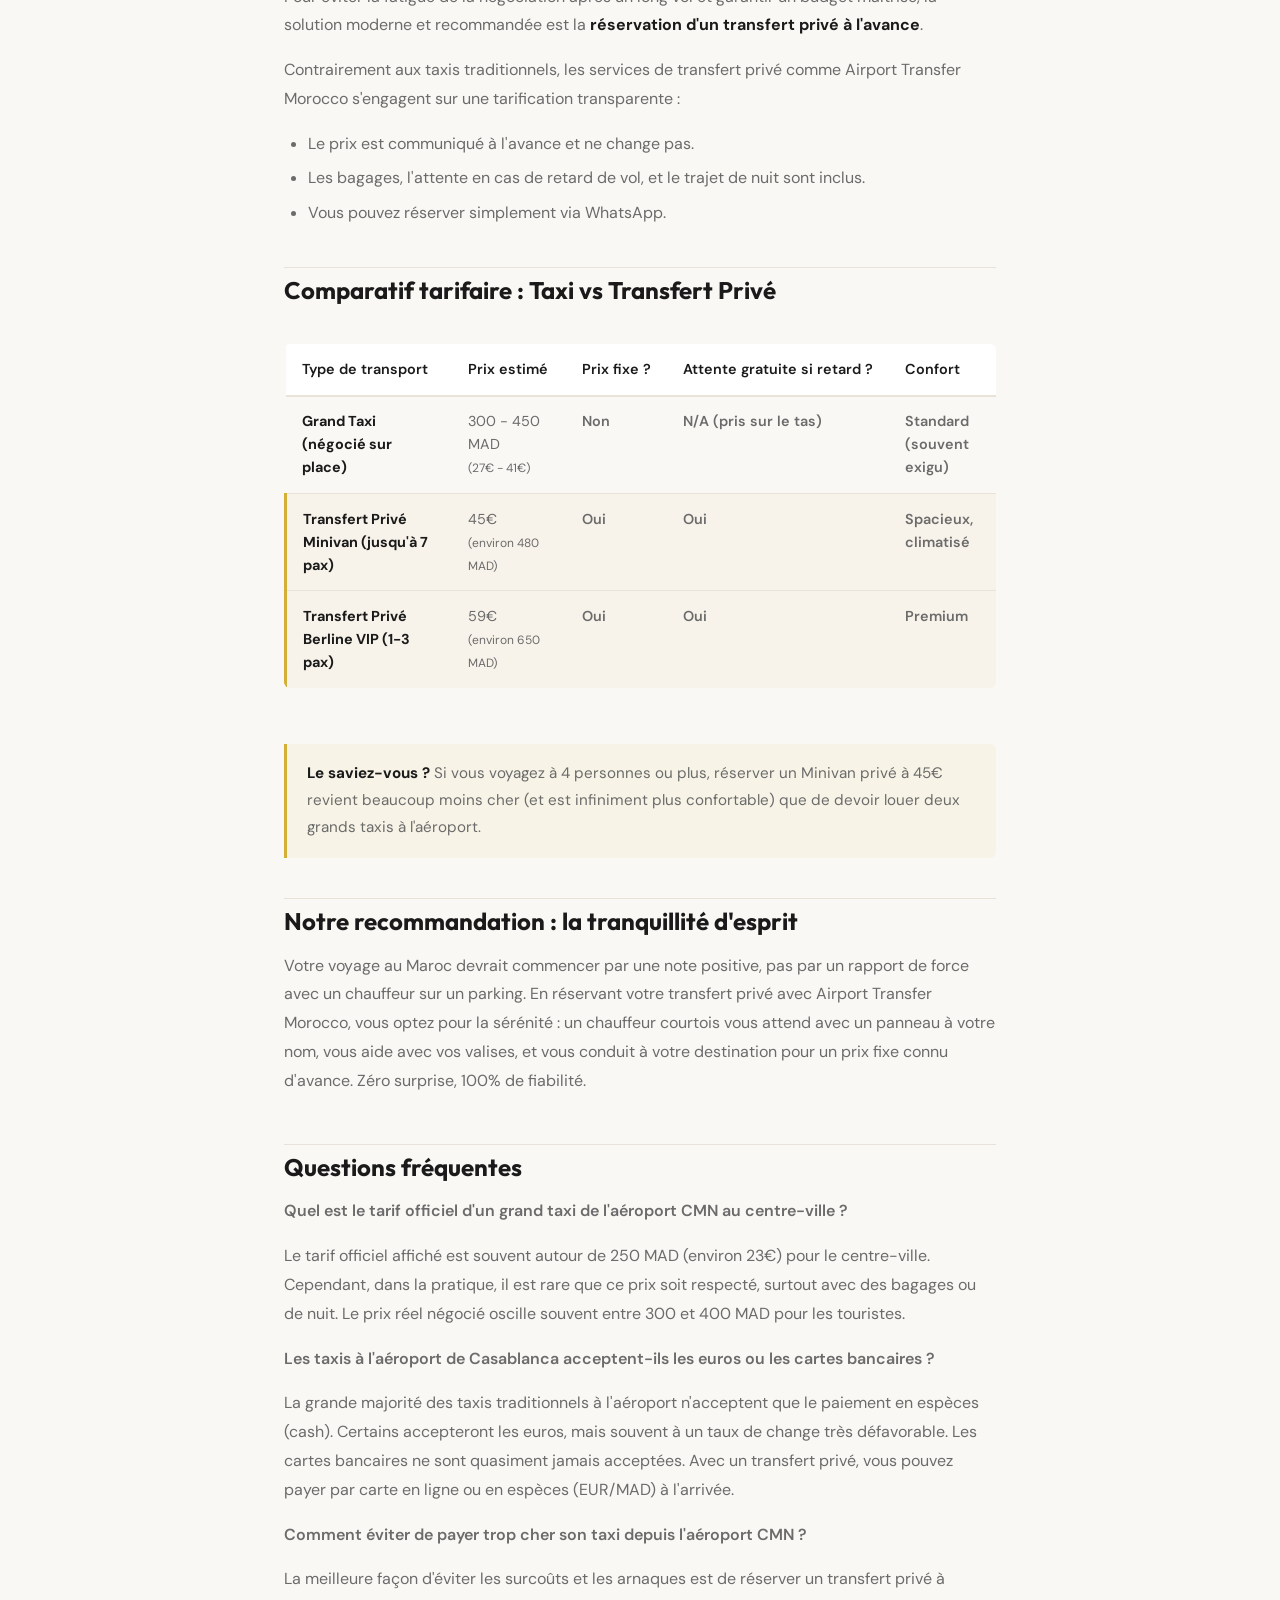
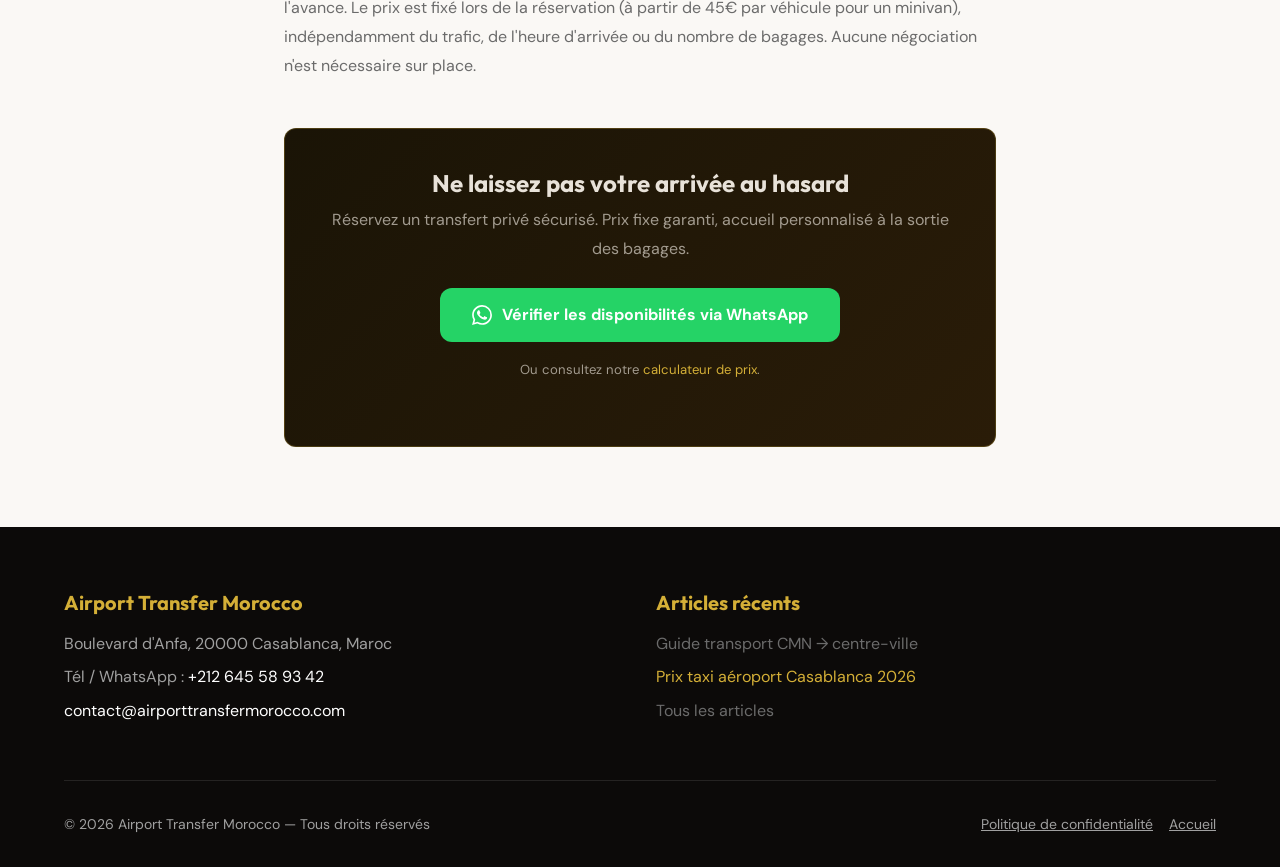
<file: blog/prix-taxi-aeroport-casablanca.html>
<!DOCTYPE html>
<html lang="fr">
<head>
    <meta charset="UTF-8">
    <meta name="viewport" content="width=device-width, initial-scale=1.0">
    <title>Prix Taxi Aéroport Casablanca 2026 : Évitez les Pièges</title>
    <meta name="description" content="Quel est le vrai tarif d'un taxi depuis l'aéroport Mohammed V (CMN) vers Casablanca ? Découvrez les prix officiels, les arnaques à éviter et l'alternative transfert privé.">
    <meta name="robots" content="index, follow">
    <link rel="canonical" href="https://airporttransfermorocco.com/blog/prix-taxi-aeroport-casablanca.html">
    <link rel="alternate" hreflang="fr" href="https://airporttransfermorocco.com/blog/prix-taxi-aeroport-casablanca.html">
    <link rel="alternate" hreflang="x-default" href="https://airporttransfermorocco.com/blog/prix-taxi-aeroport-casablanca.html">

    <!-- Open Graph -->
    <meta property="og:title" content="Prix Taxi Aéroport Casablanca 2026 : Évitez les Pièges">
    <meta property="og:description" content="Guide complet sur les tarifs des taxis à l'aéroport CMN. Comment ne pas se faire arnaquer et pourquoi le prix fixe est la meilleure solution.">
    <meta property="og:url" content="https://airporttransfermorocco.com/blog/prix-taxi-aeroport-casablanca.html">
    <meta property="og:type" content="article">
    <meta property="og:locale" content="fr_MA">
    <meta property="og:site_name" content="Airport Transfer Morocco">
    <meta property="article:published_time" content="2026-05-25">
    <meta property="article:author" content="Airport Transfer Morocco">

    <!-- Schema.org Article -->
    <script type="application/ld+json">
    {
      "@context": "https://schema.org",
      "@type": "Article",
      "headline": "Prix taxi aéroport Casablanca 2026 : tout ce qu'il faut savoir",
      "description": "Analyse des prix réels des taxis à l'aéroport Mohammed V (CMN), les arnaques courantes et les alternatives à prix fixe comme le transfert privé.",
      "datePublished": "2026-05-25",
      "dateModified": "2026-05-25",
      "author": { "@type": "Organization", "name": "Airport Transfer Morocco", "url": "https://airporttransfermorocco.com" },
      "publisher": { "@type": "Organization", "name": "Airport Transfer Morocco", "url": "https://airporttransfermorocco.com" },
      "mainEntityOfPage": { "@type": "WebPage", "@id": "https://airporttransfermorocco.com/blog/prix-taxi-aeroport-casablanca.html" }
    }
    </script>

    <!-- Schema.org BreadcrumbList -->
    <script type="application/ld+json">
    {
      "@context": "https://schema.org",
      "@type": "BreadcrumbList",
      "itemListElement": [
        { "@type": "ListItem", "position": 1, "name": "Accueil", "item": "https://airporttransfermorocco.com/" },
        { "@type": "ListItem", "position": 2, "name": "Blog", "item": "https://airporttransfermorocco.com/blog/" },
        { "@type": "ListItem", "position": 3, "name": "Prix taxi aéroport Casablanca", "item": "https://airporttransfermorocco.com/blog/prix-taxi-aeroport-casablanca.html" }
      ]
    }
    </script>

    <!-- Schema.org FAQPage -->
    <script type="application/ld+json">
    {
      "@context": "https://schema.org",
      "@type": "FAQPage",
      "mainEntity": [
        {
          "@type": "Question",
          "name": "Quel est le tarif officiel d'un grand taxi de l'aéroport CMN au centre-ville ?",
          "acceptedAnswer": { "@type": "Answer", "text": "Le tarif officiel affiché est souvent autour de 250 MAD (environ 23€) pour le centre-ville. Cependant, dans la pratique, il est rare que ce prix soit respecté, surtout avec des bagages ou de nuit. Le prix réel négocié oscille souvent entre 300 et 400 MAD pour les touristes." }
        },
        {
          "@type": "Question",
          "name": "Les taxis à l'aéroport de Casablanca acceptent-ils les euros ou les cartes bancaires ?",
          "acceptedAnswer": { "@type": "Answer", "text": "La grande majorité des taxis traditionnels à l'aéroport n'acceptent que le paiement en espèces (cash). Certains accepteront les euros, mais souvent à un taux de change très défavorable. Les cartes bancaires ne sont quasiment jamais acceptées. Avec un transfert privé, vous pouvez payer par carte en ligne ou en espèces (EUR/MAD) à l'arrivée." }
        },
        {
          "@type": "Question",
          "name": "Comment éviter de payer trop cher son taxi depuis l'aéroport CMN ?",
          "acceptedAnswer": { "@type": "Answer", "text": "La meilleure façon d'éviter les surcoûts est de réserver un transfert privé à l'avance. Le prix est fixé lors de la réservation (à partir de 45€ par véhicule), indépendamment du trafic, de l'heure d'arrivée ou du nombre de bagages. Aucune négociation n'est nécessaire sur place." }
        }
      ]
    }
    </script>

    <!-- Google tag -->
    <script async src="https://www.googletagmanager.com/gtag/js?id=AW-16595278382"></script>
    <script>
      window.dataLayer = window.dataLayer || [];
      function gtag(){dataLayer.push(arguments);}
      gtag('js', new Date());
      gtag('config', 'AW-16595278382');
    </script>

    <link rel="preconnect" href="https://fonts.googleapis.com">
    <link rel="preconnect" href="https://fonts.gstatic.com" crossorigin>
    <link href="https://fonts.googleapis.com/css2?family=DM+Sans:wght@400;500;700&family=Outfit:wght@400;500;600;700;800&display=swap" rel="stylesheet">
    <link rel="icon" type="image/png" href="/favicon.png">
    <link rel="stylesheet" href="../style.css">

    <style>
        body { background: var(--bg); }

        .article-hero {
            background: var(--hero-bg);
            padding: 4rem 0 3rem;
            border-bottom: 1px solid rgba(212,175,55,0.15);
        }

        .article-hero-inner {
            max-width: 760px;
            margin: 0 auto;
            padding: 0 1.5rem;
        }

        .article-meta {
            display: flex;
            align-items: center;
            gap: 0.75rem;
            font-size: 0.82rem;
            color: rgba(232,226,217,0.55);
            margin-bottom: 1.25rem;
            flex-wrap: wrap;
        }

        .article-meta a { color: var(--gold); text-decoration: none; }
        .article-meta a:hover { text-decoration: underline; }

        .article-hero h1 {
            font-size: clamp(1.6rem, 4vw, 2.4rem);
            line-height: 1.25;
            color: var(--text-light);
            margin-bottom: 1rem;
        }

        .article-hero-desc {
            font-size: 1.05rem;
            color: rgba(232,226,217,0.7);
            line-height: 1.65;
            max-width: 640px;
        }

        .article-body {
            max-width: 760px;
            margin: 0 auto;
            padding: 3rem 1.5rem 5rem;
        }

        .article-body h2 {
            font-size: 1.5rem;
            margin-top: 2.5rem;
            margin-bottom: 1rem;
            padding-top: 0.5rem;
            border-top: 1px solid var(--border);
            color: var(--text);
        }

        .article-body h3 {
            font-size: 1.15rem;
            margin-top: 1.5rem;
            margin-bottom: 0.6rem;
            color: var(--text);
        }

        .article-body p {
            color: var(--text-muted);
            line-height: 1.8;
            margin-bottom: 1rem;
            font-size: 1rem;
        }

        .article-body ul, .article-body ol {
            margin: 0.75rem 0 1.25rem 1.5rem;
        }

        .article-body li {
            color: var(--text-muted);
            line-height: 1.75;
            margin-bottom: 0.4rem;
        }

        .article-body strong { color: var(--text); }

        .info-box {
            background: rgba(212,175,55,0.08);
            border-left: 3px solid var(--gold);
            border-radius: 0 var(--radius-sm) var(--radius-sm) 0;
            padding: 1rem 1.25rem;
            margin: 1.5rem 0;
        }

        .info-box p { margin: 0; color: var(--text-muted); font-size: 0.95rem; }

        .warning-box {
            background: rgba(239,68,68,0.08);
            border-left: 3px solid #ef4444;
            border-radius: 0 var(--radius-sm) var(--radius-sm) 0;
            padding: 1rem 1.25rem;
            margin: 1.5rem 0;
        }

        .warning-box p { margin: 0; color: var(--text-muted); font-size: 0.95rem; }

        /* Comparison Table */
        .comparison-table {
            width: 100%;
            border-collapse: collapse;
            margin: 1.5rem 0 2rem;
            font-size: 0.9rem;
            border-radius: var(--radius-sm);
            overflow: hidden;
        }

        .comparison-table th {
            background: var(--bg-light);
            padding: 0.85rem 1rem;
            text-align: left;
            font-weight: 600;
            color: var(--text);
            border-bottom: 2px solid var(--border);
            white-space: nowrap;
        }

        .comparison-table td {
            padding: 0.85rem 1rem;
            border-bottom: 1px solid var(--border);
            color: var(--text-muted);
            vertical-align: top;
        }

        .comparison-table tr:last-child td { border-bottom: none; }

        .comparison-table tr:hover td { background: rgba(255,255,255,0.02); }

        .comparison-table .recommended td { background: rgba(212,175,55,0.06); }
        .comparison-table .recommended td:first-child { border-left: 3px solid var(--gold); }

        .badge-yes { color: #22c55e; font-weight: 600; }
        .badge-no  { color: #ef4444; font-weight: 600; }
        .badge-partial { color: #f59e0b; font-weight: 600; }

        /* FAQ */
        .article-faq { margin-top: 3rem; }
        .article-faq h2 { border-top: 1px solid var(--border); }

        .faq-q {
            font-weight: 600;
            color: var(--text);
            margin-bottom: 0.4rem;
            font-size: 1rem;
        }

        .faq-a {
            color: var(--text-muted);
            line-height: 1.75;
            margin-bottom: 1.5rem;
        }

        /* CTA Block */
        .article-cta {
            background: linear-gradient(135deg, #1a1406 0%, #2a1c08 100%);
            border: 1px solid rgba(212,175,55,0.25);
            border-radius: var(--radius-md);
            padding: 2.5rem;
            margin-top: 3rem;
            text-align: center;
        }

        .article-cta h2 {
            font-size: 1.5rem;
            color: var(--text-light);
            border: none;
            padding: 0;
            margin-top: 0;
            margin-bottom: 0.5rem;
        }

        .article-cta p {
            color: rgba(232,226,217,0.65);
            margin-bottom: 1.5rem;
        }

        .btn-wa-article {
            display: inline-flex;
            align-items: center;
            gap: 0.6rem;
            background: #25D366;
            color: #fff;
            padding: 0.9rem 2rem;
            border-radius: var(--radius-md);
            font-weight: 700;
            font-size: 1rem;
            text-decoration: none;
            transition: background 0.2s ease, transform 0.15s ease;
        }

        .btn-wa-article:hover {
            background: #1DA851;
            transform: translateY(-2px);
        }

        .article-tag {
            display: inline-block;
            background: rgba(212,175,55,0.12);
            color: var(--gold);
            font-size: 0.75rem;
            font-weight: 600;
            letter-spacing: 0.06em;
            text-transform: uppercase;
            padding: 0.25rem 0.7rem;
            border-radius: 99px;
            margin-bottom: 1rem;
        }

        @media (max-width: 600px) {
            .comparison-table { font-size: 0.8rem; }
            .comparison-table th, .comparison-table td { padding: 0.65rem 0.6rem; }
        }
    </style>
</head>
<body>

    <!-- Header -->
    <header id="main-header" class="header" style="position:relative;">
        <div class="container header-container">
            <div class="logo-wrapper">
                <a href="/" style="display:flex;align-items:center;gap:0.75rem;text-decoration:none;">
                    <div class="logo">ATM</div>
                    <div class="logo-divider"></div>
                    <div class="logo-text">Airport Transfer<br>Morocco</div>
                </a>
            </div>
            <div class="header-right">
                <a href="/blog/" style="color:var(--text-muted);text-decoration:none;font-size:0.9rem;font-weight:500;" class="hide-mobile">Blog</a>
                <a href="https://wa.me/212645589342?text=Bonjour%2C%20je%20voudrais%20r%C3%A9server%20un%20transfert"
                    class="btn-whatsapp-outline" target="_blank" rel="noopener">
                    <svg class="icon" viewBox="0 0 24 24"><path d="M22 16.92v3a2 2 0 0 1-2.18 2 19.79 19.79 0 0 1-8.63-3.07 19.5 19.5 0 0 1-6-6 19.79 19.79 0 0 1-3.07-8.67A2 2 0 0 1 4.11 2h3a2 2 0 0 1 2 1.72c.127.96.361 1.903.7 2.81a2 2 0 0 1-.45 2.11L8.09 9.91a16 16 0 0 0 6 6l1.27-1.27a2 2 0 0 1 2.11-.45c.907.339 1.85.573 2.81.7A2 2 0 0 1 22 16.92z"/></svg>
                    <span>WhatsApp</span>
                </a>
            </div>
        </div>
    </header>

    <main>
        <!-- Article Hero -->
        <div class="article-hero">
            <div class="article-hero-inner">
                <nav class="article-meta" aria-label="Fil d'Ariane">
                    <a href="/">Accueil</a>
                    <svg viewBox="0 0 24 24" width="12" height="12" fill="none" stroke="currentColor" stroke-width="2"><path d="M9 18l6-6-6-6"/></svg>
                    <a href="/blog/">Blog</a>
                    <svg viewBox="0 0 24 24" width="12" height="12" fill="none" stroke="currentColor" stroke-width="2"><path d="M9 18l6-6-6-6"/></svg>
                    <span>Tarifs et Conseils</span>
                </nav>
                <span class="article-tag">Tarifs &amp; Conseils</span>
                <h1>Prix taxi aéroport Casablanca 2026 : tout ce qu'il faut savoir</h1>
                <p class="article-hero-desc">Tarifs officiels, arnaques fréquentes, supplément bagages... Découvrez la vérité sur les prix des taxis depuis l'aéroport CMN et comment sécuriser un prix fixe.</p>
                <div class="article-meta" style="margin-top:1.25rem;margin-bottom:0;">
                    <span>Mis à jour : 25 mai 2026</span>
                    <span>·</span>
                    <span>8 min de lecture</span>
                    <span>·</span>
                    <span>Par Airport Transfer Morocco</span>
                </div>
            </div>
        </div>

        <!-- Article Body -->
        <div class="article-body">

            <figure style="margin: 0 0 2.5rem 0; text-align: center;">
                <img src="../images/airport-taxi-morocco.png" 
                     alt="Berline noire premium de type taxi attendant à l'extérieur de l'aéroport de Casablanca au coucher du soleil" 
                     title="Prix taxi aéroport Casablanca"
                     loading="lazy" 
                     style="max-width: 100%; height: auto; border-radius: var(--radius-md); box-shadow: var(--shadow-sm);">
                <figcaption style="font-size: 0.85rem; color: var(--text-muted); margin-top: 0.75rem;">Navette premium attendant des voyageurs à l'aéroport Mohammed V (CMN).</figcaption>
            </figure>

            <p>La première chose que vous affrontez après avoir récupéré vos bagages à l'aéroport Mohammed V de Casablanca (CMN), c'est la recherche d'un transport. Et très souvent, la question du prix devient vite un casse-tête. Entre les tarifs officiels théoriques, les prix négociés à la hâte, et les suppléments surprises, il est facile de s'y perdre.</p>

            <p>Dans cet article, nous démystifions la tarification des taxis à l'aéroport de Casablanca pour l'année 2026. Nous vous expliquons pourquoi le prix varie tant et comment vous protéger des mauvaises expériences dès votre arrivée au Maroc.</p>

            <h2>Le contexte : pourquoi les prix de taxi varient autant à CMN</h2>

            <p>Le marché du transport à la sortie de l'aéroport Mohammed V est complexe. Historiquement, ce sont les "grands taxis" (les fameux véhicules blancs ou beiges) qui assurent la liaison vers la métropole. Contrairement aux "petits taxis" rouges qui ne circulent qu'en ville avec un compteur obligatoire, les grands taxis opérant depuis l'aéroport ont un fonctionnement souvent hybride.</p>
            
            <p>Bien que des tarifs de base soient édictés par les autorités locales, la réalité du terrain est que la loi de l'offre et de la demande, ainsi que le profil du passager (touriste vs. local), dictent souvent le prix final.</p>

            <h2>Les tarifs officiels des grands taxis</h2>

            <p>Théoriquement, un panneau d'affichage indique les tarifs officiels à la sortie du terminal. Ces tarifs sont censés servir de base pour les trajets les plus courants :</p>
            <ul>
                <li><strong>Vers le centre de Casablanca (Oasis, Maarif) :</strong> environ 250 MAD (soit ~23€)</li>
                <li><strong>Vers les zones périphériques ou la Corniche (Ain Diab) :</strong> environ 300 MAD (soit ~28€)</li>
            </ul>

            <div class="warning-box">
                <p><strong>La réalité du terrain :</strong> Il est malheureusement très rare qu'un chauffeur accepte de partir pour le tarif officiel sans rechigner, particulièrement si vous êtes un touriste étranger, si vous voyagez de nuit, ou si vous avez plusieurs valises volumineuses.</p>
            </div>

            <h2>Pourquoi le prix réel est souvent plus élevé</h2>

            <p>Plusieurs facteurs expliquent la différence entre le tarif affiché et ce que vous allez réellement débourser :</p>
            
            <ol>
                <li><strong>L'absence de compteur utilisé :</strong> La plupart du temps, le prix est forfaitaire et doit être âprement négocié avant de monter dans le véhicule.</li>
                <li><strong>Le "tarif touriste" :</strong> Dès qu'une langue étrangère est parlée, le prix de départ annoncé par le chauffeur peut facilement doubler. Il n'est pas rare qu'on vous demande 400 à 500 MAD d'emblée.</li>
                <li><strong>Les suppléments bagages :</strong> Même après avoir négocié le prix de la course, certains chauffeurs exigent un supplément "surprise" pour placer vos valises dans le coffre (souvent 10 à 20 MAD par bagage).</li>
                <li><strong>Le supplément de nuit :</strong> Les courses de nuit (généralement de 20h à 6h) sont légalement majorées, mais cette majoration est souvent exagérée lors de la négociation.</li>
            </ol>

            <h2>Les arnaques les plus courantes à l'aéroport CMN</h2>

            <p>Comme dans beaucoup d'aéroports internationaux, des personnes mal intentionnées profitent de la fatigue des voyageurs. Voici les pièges classiques :</p>

            <ul>
                <li><strong>Les "faux chauffeurs" et "rabatteurs" :</strong> Des individus vous accostent dès le hall des arrivées ("Taxi my friend ?"). Ils ne sont souvent pas chauffeurs eux-mêmes mais prennent une commission substantielle pour vous mener à un taxi, gonflant ainsi le prix final.</li>
                <li><strong>Le faux taux de change :</strong> Si vous n'avez pas eu le temps de changer vos euros, certains taxis accepteront la monnaie européenne mais appliqueront un taux fantaisiste (ex: 1€ = 9 MAD au lieu de 11 MAD), ce qui augmente drastiquement le coût.</li>
                <li><strong>Le changement de destination :</strong> Une fois en route, le chauffeur prétexte que l'hôtel est plus loin que prévu ou dans une "zone rouge" pour exiger un complément de prix.</li>
            </ul>

            <h2>Comment sécuriser un prix fixe avant d'arriver</h2>

            <p>Pour éviter la fatigue de la négociation après un long vol et garantir un budget maîtrisé, la solution moderne et recommandée est la <strong>réservation d'un transfert privé à l'avance</strong>.</p>
            
            <p>Contrairement aux taxis traditionnels, les services de transfert privé comme Airport Transfer Morocco s'engagent sur une tarification transparente :</p>
            <ul>
                <li>Le prix est communiqué à l'avance et ne change pas.</li>
                <li>Les bagages, l'attente en cas de retard de vol, et le trajet de nuit sont inclus.</li>
                <li>Vous pouvez réserver simplement via WhatsApp.</li>
            </ul>

            <h2>Comparatif tarifaire : Taxi vs Transfert Privé</h2>

            <div style="overflow-x:auto;">
                <table class="comparison-table">
                    <thead>
                        <tr>
                            <th>Type de transport</th>
                            <th>Prix estimé</th>
                            <th>Prix fixe ?</th>
                            <th>Attente gratuite si retard ?</th>
                            <th>Confort</th>
                        </tr>
                    </thead>
                    <tbody>
                        <tr>
                            <td><strong>Grand Taxi (négocié sur place)</strong></td>
                            <td>300 - 450 MAD<br><small>(27€ - 41€)</small></td>
                            <td class="badge-no">Non</td>
                            <td class="badge-no">N/A (pris sur le tas)</td>
                            <td class="badge-partial">Standard (souvent exigu)</td>
                        </tr>
                        <tr class="recommended">
                            <td><strong>Transfert Privé Minivan (jusqu'à 7 pax)</strong></td>
                            <td>45€<br><small>(environ 480 MAD)</small></td>
                            <td class="badge-yes">Oui</td>
                            <td class="badge-yes">Oui</td>
                            <td class="badge-yes">Spacieux, climatisé</td>
                        </tr>
                        <tr class="recommended">
                            <td><strong>Transfert Privé Berline VIP (1-3 pax)</strong></td>
                            <td>59€<br><small>(environ 650 MAD)</small></td>
                            <td class="badge-yes">Oui</td>
                            <td class="badge-yes">Oui</td>
                            <td class="badge-yes">Premium</td>
                        </tr>
                    </tbody>
                </table>
            </div>

            <div class="info-box">
                <p><strong>Le saviez-vous ?</strong> Si vous voyagez à 4 personnes ou plus, réserver un Minivan privé à 45€ revient beaucoup moins cher (et est infiniment plus confortable) que de devoir louer deux grands taxis à l'aéroport.</p>
            </div>

            <h2>Notre recommandation : la tranquillité d'esprit</h3>

            <p>Votre voyage au Maroc devrait commencer par une note positive, pas par un rapport de force avec un chauffeur sur un parking. En réservant votre transfert privé avec Airport Transfer Morocco, vous optez pour la sérénité : un chauffeur courtois vous attend avec un panneau à votre nom, vous aide avec vos valises, et vous conduit à votre destination pour un prix fixe connu d'avance. Zéro surprise, 100% de fiabilité.</p>

            <!-- FAQ -->
            <div class="article-faq">
                <h2>Questions fréquentes</h2>

                <p class="faq-q">Quel est le tarif officiel d'un grand taxi de l'aéroport CMN au centre-ville ?</p>
                <p class="faq-a">Le tarif officiel affiché est souvent autour de 250 MAD (environ 23€) pour le centre-ville. Cependant, dans la pratique, il est rare que ce prix soit respecté, surtout avec des bagages ou de nuit. Le prix réel négocié oscille souvent entre 300 et 400 MAD pour les touristes.</p>

                <p class="faq-q">Les taxis à l'aéroport de Casablanca acceptent-ils les euros ou les cartes bancaires ?</p>
                <p class="faq-a">La grande majorité des taxis traditionnels à l'aéroport n'acceptent que le paiement en espèces (cash). Certains accepteront les euros, mais souvent à un taux de change très défavorable. Les cartes bancaires ne sont quasiment jamais acceptées. Avec un transfert privé, vous pouvez payer par carte en ligne ou en espèces (EUR/MAD) à l'arrivée.</p>

                <p class="faq-q">Comment éviter de payer trop cher son taxi depuis l'aéroport CMN ?</p>
                <p class="faq-a">La meilleure façon d'éviter les surcoûts et les arnaques est de réserver un transfert privé à l'avance. Le prix est fixé lors de la réservation (à partir de 45€ par véhicule pour un minivan), indépendamment du trafic, de l'heure d'arrivée ou du nombre de bagages. Aucune négociation n'est nécessaire sur place.</p>
            </div>

            <!-- CTA -->
            <div class="article-cta">
                <h2>Ne laissez pas votre arrivée au hasard</h2>
                <p>Réservez un transfert privé sécurisé. Prix fixe garanti, accueil personnalisé à la sortie des bagages.</p>
                <a href="https://wa.me/212645589342?text=Bonjour%2C%20je%20voudrais%20conna%C3%AEtre%20le%20prix%20d%27un%20transfert%20depuis%20CMN"
                   class="btn-wa-article" target="_blank" rel="noopener">
                    <svg viewBox="0 0 24 24" width="20" height="20" fill="white">
                        <path d="M17.472 14.382c-.297-.149-1.758-.867-2.03-.967-.273-.099-.471-.148-.67.15-.197.297-.767.966-.94 1.164-.173.199-.347.223-.644.075-.297-.15-1.255-.463-2.39-1.475-.883-.788-1.48-1.761-1.653-2.059-.173-.297-.018-.458.13-.606.134-.133.298-.347.446-.52.149-.174.198-.298.298-.497.099-.198.05-.371-.025-.52-.075-.149-.669-1.612-.916-2.207-.242-.579-.487-.5-.669-.51a12.8 12.8 0 0 0-.57-.01c-.198 0-.52.074-.792.372-.272.297-1.04 1.016-1.04 2.479 0 1.462 1.065 2.875 1.213 3.074.149.198 2.096 3.2 5.077 4.487.709.306 1.262.489 1.694.625.712.227 1.36.195 1.871.118.571-.085 1.758-.719 2.006-1.413.248-.694.248-1.289.173-1.413-.074-.124-.272-.198-.57-.347m-5.421 7.403h-.004a9.87 9.87 0 0 1-5.031-1.378l-.361-.214-3.741.982.998-3.648-.235-.374a9.86 9.86 0 0 1-1.51-5.26c.001-5.45 4.436-9.884 9.888-9.884 2.64 0 5.122 1.03 6.988 2.898a9.825 9.825 0 0 1 2.893 6.994c-.003 5.45-4.437 9.884-9.885 9.884m8.413-18.297A11.815 11.815 0 0 0 12.05 0C5.495 0 .16 5.335.157 11.892c0 2.096.547 4.142 1.588 5.945L.057 24l6.305-1.654a11.882 11.882 0 0 0 5.683 1.448h.005c6.554 0 11.89-5.335 11.893-11.893a11.821 11.821 0 0 0-3.48-8.413Z"/>
                    </svg>
                    Vérifier les disponibilités via WhatsApp
                </a>
                <p style="margin-top:1rem;font-size:0.82rem;">Ou consultez notre <a href="/" style="color:var(--gold);">calculateur de prix</a>.</p>
            </div>

        </div>
    </main>

    <!-- Footer -->
    <footer class="footer">
        <div class="container">
            <div class="footer-grid">
                <div class="footer-brand">
                    <h3>Airport Transfer Morocco</h3>
                    <p>Boulevard d'Anfa, 20000 Casablanca, Maroc</p>
                    <p>Tél / WhatsApp : <a href="https://wa.me/212645589342" target="_blank" rel="noopener">+212 645 58 93 42</a></p>
                    <p><a href="mailto:contact@airporttransfermorocco.com">contact@airporttransfermorocco.com</a></p>
                </div>
                <div class="footer-services">
                    <h3>Articles récents</h3>
                    <ul>
                        <li><a href="/blog/aeroport-casablanca-centre-ville.html" style="color:var(--text-muted);text-decoration:none;">Guide transport CMN → centre-ville</a></li>
                        <li><a href="/blog/prix-taxi-aeroport-casablanca.html" style="color:var(--gold);text-decoration:none;">Prix taxi aéroport Casablanca 2026</a></li>
                        <li><a href="/blog/" style="color:var(--text-muted);text-decoration:none;">Tous les articles</a></li>
                    </ul>
                </div>
            </div>
            <div class="footer-bottom">
                <p>&copy; 2026 Airport Transfer Morocco — Tous droits réservés</p>
                <div class="footer-legal">
                    <a href="/politique.html" target="_blank">Politique de confidentialité</a>
                    <a href="/">Accueil</a>
                </div>
            </div>
        </div>
    </footer>

</body>
</html>
</file>
<file: style.css>
/* ==========================================================================
   1. VARIABLES & BASE SETUP
   ========================================================================== */
:root {
    --bg: #FAF8F5;
    --bg-light: #FFFFFF;
    --bg-dark: #0C0A09;
    --hero-bg: #1A1612;
    --text: #1A1A1A;
    --text-muted: #6B6B6B;
    --text-light: #E8E2D9;
    --gold: #D4AF37;
    --gold-hover: #BF9B30;
    --gold-light: #F5EDD6;
    --gold-gradient: linear-gradient(135deg, #D4AF37 0%, #F2D06B 50%, #D4AF37 100%);
    --green: #25D366;
    --green-hover: #1DA851;
    --border: #E8E2D9;
    --shadow: 0 8px 32px rgba(0, 0, 0, 0.1);
    --shadow-hover: 0 16px 48px rgba(0, 0, 0, 0.16);
    --shadow-sm: 0 2px 12px rgba(0,0,0,0.06);
    --shadow-gold: 0 4px 24px rgba(212, 175, 55, 0.3);
    --font-heading: 'Outfit', sans-serif;
    --font-body: 'DM Sans', sans-serif;
    --spacing-xs: 0.5rem;
    --spacing-sm: 1rem;
    --spacing-md: 2rem;
    --spacing-lg: 4rem;
    --spacing-xl: 6rem;
    --radius-sm: 6px;
    --radius-md: 12px;
    --radius-lg: 20px;
    --radius-pill: 50px;
}

* {
    box-sizing: border-box;
    margin: 0;
    padding: 0;
}

html {
    scroll-behavior: smooth;
    font-size: 16px; /* Base for rem */
}

body {
    font-family: var(--font-body);
    color: var(--text);
    background-color: var(--bg);
    line-height: 1.6;
    overflow-x: hidden; /* Prevent horizontal scroll */
    -webkit-font-smoothing: antialiased;
}

/* Texture Overlay */
body::before {
    content: "";
    position: fixed;
    top: 0; left: 0; width: 100vw; height: 100vh;
    background-image: url("data:image/svg+xml,%3Csvg viewBox='0 0 200 200' xmlns='http://www.w3.org/2000/svg'%3E%3Cfilter id='noiseFilter'%3E%3CfeTurbulence type='fractalNoise' baseFrequency='0.65' numOctaves='3' stitchTiles='stitch'/%3E%3C/filter%3E%3Crect width='100%25' height='100%25' filter='url(%23noiseFilter)' opacity='0.03'/%3E%3C/svg%3E");
    pointer-events: none;
    z-index: 9999;
}

a {
    color: var(--text);
    text-decoration: none;
    transition: color 0.2s ease;
}

a:hover {
    color: var(--gold);
}

img, svg {
    max-width: 100%;
    display: block;
}

.container {
    width: 100%;
    max-width: 1200px;
    margin: 0 auto;
    padding: 0 1.5rem;
}

.section-padding {
    padding: var(--spacing-lg) 0;
}

@media (min-width: 768px) {
    .section-padding {
        padding: var(--spacing-xl) 0;
    }
}

.bg-light {
    background-color: var(--bg-light);
}

.text-center {
    text-align: center;
}

.hidden {
    display: none !important;
}

/* Icon System */
.icon {
    display: inline-block;
    width: 1.25em;
    height: 1.25em;
    vertical-align: -0.2em;
    fill: none;
    stroke: currentColor;
    stroke-width: 1.8;
    stroke-linecap: round;
    stroke-linejoin: round;
    margin-right: 0.35em;
    flex-shrink: 0;
}

.icon-lg {
    width: 2.5rem;
    height: 2.5rem;
    margin-right: 0;
    margin-bottom: 1rem;
}

.icon-xl {
    width: 3.5rem;
    height: 3.5rem;
    margin-right: 0;
    margin-bottom: 1rem;
    stroke-width: 1.4;
}

.icon-gold { stroke: var(--gold); }
.icon-green { stroke: var(--green); }
.icon-filled { fill: currentColor; stroke: none; }

.feature-icon .icon { stroke: var(--gold); }

.check-icon {
    display: inline-block;
    width: 1em; height: 1em;
    margin-right: 0.3em;
    vertical-align: -0.1em;
    stroke: var(--gold);
    fill: none;
    stroke-width: 2.5;
}

/* ==========================================================================
   2. TYPOGRAPHY
   ========================================================================== */
h1, h2, h3, h4 {
    font-family: var(--font-heading);
    color: var(--text);
    line-height: 1.2;
    margin-bottom: var(--spacing-sm);
}

.section-title {
    font-size: 2rem;
    text-align: center;
    margin-bottom: var(--spacing-lg);
}

@media (min-width: 768px) {
    .section-title {
        font-size: 2.5rem;
    }
}

/* ==========================================================================
   3. GLOBAL UI COMPONENTS
   ========================================================================== */
/* Buttons */
button {
    font-family: var(--font-body);
    cursor: pointer;
    border: none;
    background: none;
}

.btn-primary, .btn-secondary, .btn-primary-small, .btn-secondary-small, .btn-whatsapp-pill {
    display: inline-flex;
    align-items: center;
    justify-content: center;
    font-weight: 500;
    transition: all 0.2s ease;
    text-align: center;
}

.btn-primary {
    background: var(--gold-gradient);
    color: var(--hero-bg);
    padding: 1rem 2rem;
    border-radius: var(--radius-sm);
    font-size: 1.125rem;
    font-weight: 700;
    min-height: 56px;
    letter-spacing: 0.02em;
    text-transform: none;
    box-shadow: var(--shadow-gold);
}

.btn-primary:hover {
    background: linear-gradient(135deg, #BF9B30 0%, #E8C84A 50%, #BF9B30 100%);
    color: var(--hero-bg);
    transform: translateY(-3px);
    box-shadow: 0 8px 32px rgba(212, 175, 55, 0.45);
}

.btn-secondary {
    background-color: transparent;
    color: var(--text);
    padding: 1rem 2rem;
    border-radius: var(--radius-sm);
    font-size: 1.125rem;
    min-height: 56px;
    border: 2px solid var(--text);
}

.btn-secondary:hover {
    background-color: var(--text);
    color: var(--bg-light);
}

.btn-large {
    width: 100%;
}

@media (min-width: 768px) {
    .btn-large {
        width: auto;
        padding: 1rem 3rem;
    }
}

.btn-whatsapp-outline {
    display: inline-flex;
    align-items: center;
    justify-content: center;
    background: transparent;
    color: var(--text-light);
    border: 1px solid rgba(255,255,255,0.2);
    padding: 0.5rem 1rem;
    border-radius: var(--radius-pill);
    font-size: 0.875rem;
    font-weight: 500;
    transition: all 0.3s ease;
}

.btn-whatsapp-outline .icon {
    stroke: var(--green);
    transition: stroke 0.3s ease;
}

.btn-whatsapp-outline:hover {
    background: rgba(37, 211, 102, 0.1);
    border-color: var(--green);
    color: var(--green);
}

.btn-whatsapp-outline:hover .icon {
    stroke: var(--green);
}

.btn-primary-small {
    background-color: var(--gold);
    color: var(--bg-light);
    padding: 0.5rem 1rem;
    border-radius: var(--radius-sm);
    font-size: 0.875rem;
}

.btn-secondary-small {
    background-color: transparent;
    color: var(--text);
    padding: 0.5rem 1rem;
    border-radius: var(--radius-sm);
    font-size: 0.875rem;
    border: 1px solid var(--border);
}

.btn-text {
    color: var(--text-muted);
    font-size: 0.875rem;
    text-decoration: underline;
    background: none;
    border: none;
    padding: 0;
    margin: 1rem 0;
}

/* Forms */
.input-group {
    margin-bottom: 1.5rem;
    display: flex;
    flex-direction: column;
}

.input-group label {
    font-size: 0.875rem;
    font-weight: 500;
    margin-bottom: 0.5rem;
    color: var(--text);
}

input[type="text"],
input[type="date"],
input[type="time"],
input[type="tel"],
select,
textarea {
    width: 100%;
    padding: 1rem;
    border: 1px solid var(--border);
    border-radius: var(--radius-sm);
    background-color: var(--bg-light);
    font-family: var(--font-body);
    font-size: 16px; /* Prevents iOS zoom */
    color: var(--text);
    transition: border-color 0.2s ease, box-shadow 0.2s ease;
}

input:focus, select:focus, textarea:focus {
    outline: none;
    border-color: var(--gold);
    box-shadow: 0 0 0 3px var(--gold-light);
}

input.error, select.error {
    border-color: #e53e3e;
}

.checkbox-group {
    display: flex;
    align-items: flex-start;
    gap: 0.5rem;
    margin-bottom: 1.5rem;
}

.checkbox-group input[type="checkbox"] {
    margin-top: 0.25rem;
    cursor: pointer;
}

.checkbox-group label {
    font-size: 0.875rem;
    color: var(--text-muted);
}

.checkbox-group a {
    text-decoration: underline;
}

/* Modals */
.modal {
    position: fixed;
    top: 0; left: 0; width: 100%; height: 100%;
    background-color: rgba(0, 0, 0, 0.85); /* Darkened slightly to compensate for lost blur */
    display: flex;
    align-items: center;
    justify-content: center;
    z-index: 1000;
    padding: 1rem;
    opacity: 0;
    pointer-events: none;
    transition: opacity 0.3s ease;
}

.modal:not(.hidden) {
    opacity: 1;
    pointer-events: auto;
}

.modal-content {
    background-color: var(--bg-light);
    padding: 2rem;
    border-radius: var(--radius-md);
    width: 100%;
    max-width: 600px;
    max-height: 90vh;
    overflow-y: auto;
    position: relative;
    transform: translateY(20px);
    transition: transform 0.3s ease;
}

.modal:not(.hidden) .modal-content {
    transform: translateY(0);
}

.modal-close {
    position: absolute;
    top: 1rem;
    right: 1rem;
    font-size: 1.5rem;
    color: var(--text-muted);
    background: none;
    border: none;
    cursor: pointer;
}

.success-content {
    max-width: 400px;
    padding: 3rem 2rem;
}

.success-icon {
    font-size: 4rem;
    margin-bottom: 1rem;
}

/* Cookie Banner */
.cookie-banner {
    position: fixed;
    bottom: 0;
    left: 0;
    width: 100%;
    background-color: var(--bg-light);
    box-shadow: 0 -4px 20px rgba(0,0,0,0.1);
    z-index: 10000;
    padding: 1.5rem 1rem;
    transform: translateY(100%);
    transition: transform 0.4s cubic-bezier(0.16, 1, 0.3, 1);
}

.cookie-banner:not(.hidden) {
    transform: translateY(0);
}

.cookie-content {
    max-width: 1200px;
    margin: 0 auto;
    display: flex;
    flex-direction: column;
    gap: 1rem;
    align-items: center;
    text-align: center;
}

.cookie-content p {
    font-size: 0.875rem;
    color: var(--text-muted);
}

.cookie-actions {
    display: flex;
    gap: 1rem;
}

@media (min-width: 768px) {
    .cookie-content {
        flex-direction: row;
        justify-content: space-between;
        text-align: left;
    }
}

/* Scroll Reveal */
.reveal {
    opacity: 0;
    transform: translateY(30px);
    transition: opacity 0.8s ease, transform 0.8s ease;
}

.reveal.visible {
    opacity: 1;
    transform: translateY(0);
}

/* ==========================================================================
   4. HEADER & FOOTER
   ========================================================================== */
.header {
    position: fixed;
    top: 0; left: 0; width: 100%;
    background-color: transparent;
    border-bottom: 1px solid rgba(255,255,255,0.05);
    transition: all 0.4s cubic-bezier(0.16, 1, 0.3, 1);
    z-index: 100;
}

.header.scrolled {
    background-color: rgba(12, 10, 9, 0.98); /* Less transparent to compensate for lost blur */
    border-bottom: 1px solid rgba(212, 175, 55, 0.15);
    box-shadow: 0 4px 30px rgba(0,0,0,0.5);
}

.header-container {
    display: flex;
    justify-content: space-between;
    align-items: center;
    height: 80px;
    transition: height 0.3s ease;
}

.header.scrolled .header-container {
    height: 64px;
}

.logo-wrapper {
    display: flex;
    align-items: center;
    gap: 0.75rem;
}

.logo {
    font-family: var(--font-heading);
    font-weight: 800;
    font-size: 1.5rem;
    background: var(--gold-gradient);
    -webkit-background-clip: text;
    -webkit-text-fill-color: transparent;
    background-clip: text;
    letter-spacing: 0.05em;
}

.logo-divider {
    width: 1px;
    height: 24px;
    background-color: rgba(232, 226, 217, 0.2);
}

.logo-text {
    font-family: var(--font-body);
    font-weight: 500;
    font-size: 0.75rem;
    color: var(--text-light);
    line-height: 1.2;
    letter-spacing: 0.05em;
    text-transform: uppercase;
}

.trust-under-cta span {
    display: flex;
    align-items: center;
    gap: 0.3rem;
}

.hero-review-badge {
    margin-top: 1.5rem;
    padding-top: 1.5rem;
    border-top: 1px solid rgba(255,255,255,0.1);
    display: flex;
    flex-direction: column;
    align-items: center;
    gap: 0.25rem;
    font-size: 0.85rem;
    color: rgba(232, 226, 217, 0.8);
}
.hero-review-badge .stars {
    color: var(--gold);
    font-size: 1.1rem;
    letter-spacing: 2px;
}
.hero-review-badge strong {
    color: var(--text-light);
}

.header-right {
    display: flex;
    align-items: center;
    gap: 1.5rem;
}

.header-tag {
    font-size: 0.8rem;
    color: rgba(232, 226, 217, 0.7);
    display: flex;
    align-items: center;
}

@media (max-width: 600px) {
    .hide-mobile { display: none !important; }
    .logo-text { display: none; }
    .logo-divider { display: none; }
    .btn-whatsapp-outline span { display: none; }
    .btn-whatsapp-outline { padding: 0.5rem; border-radius: 50%; width: 40px; height: 40px; }
    .btn-whatsapp-outline .icon { margin-right: 0; }
}

.footer {
    background-color: var(--bg-dark);
    color: var(--bg-light);
    padding: 4rem 0 2rem;
}

.footer-grid {
    display: grid;
    grid-template-columns: 1fr;
    gap: 2rem;
    margin-bottom: 3rem;
}

@media (min-width: 768px) {
    .footer-grid {
        grid-template-columns: 1fr 1fr;
    }
}

.footer-brand h3, .footer-services h3 {
    color: var(--gold);
    font-family: var(--font-heading);
    margin-bottom: 1rem;
    font-size: 1.25rem;
}

.footer-brand p {
    color: #A0A0A0;
    margin-bottom: 0.5rem;
}

.footer-brand a {
    color: var(--bg-light);
}

.footer-services ul {
    list-style: none;
}

.footer-services li {
    color: #A0A0A0;
    margin-bottom: 0.5rem;
}

.footer-bottom {
    border-top: 1px solid rgba(255,255,255,0.1);
    padding-top: 2rem;
    display: flex;
    flex-direction: column;
    gap: 1rem;
    text-align: center;
    color: #A0A0A0;
    font-size: 0.875rem;
}

.footer-legal {
    display: flex;
    flex-wrap: wrap;
    justify-content: center;
    gap: 1rem;
}

.footer-legal a {
    color: #A0A0A0;
    text-decoration: underline;
}

@media (min-width: 768px) {
    .footer-bottom {
        flex-direction: row;
        justify-content: space-between;
        text-align: left;
    }
}

/* ==========================================================================
   5. SECTIONS
   ========================================================================== */

/* Hero (Phase 1) — Dark Cinematic */
.hero {
    padding-top: 100px;
    padding-bottom: var(--spacing-lg);
    display: flex;
    flex-direction: column;
    align-items: center;
    text-align: center;
    background: linear-gradient(rgba(12, 10, 9, 0.6), rgba(12, 10, 9, 0.85)), url('hero-bg.jpg');
    background-size: cover;
    background-position: center;
    position: relative;
    overflow: hidden;
}

.hero::before {
    content: '';
    position: absolute;
    top: 0; left: 0; width: 100%; height: 100%;
    background: radial-gradient(ellipse at 50% 0%, rgba(212,175,55,0.15) 0%, transparent 70%);
    pointer-events: none;
}

.hero h1, .hero .hero-subtitle, .hero .trust-under-cta span { color: var(--text-light); }
.hero .hero-subtitle { color: rgba(232, 226, 217, 0.7); }
.hero .trust-under-cta span { color: rgba(232, 226, 217, 0.6); }

@media (min-width: 768px) {
    .hero {
        padding-top: 130px;
        padding-bottom: var(--spacing-xl);
    }
}

.trust-bar-top {
    font-size: 0.8rem;
    color: rgba(232, 226, 217, 0.7);
    margin-bottom: 2rem;
    display: inline-block;
    padding: 0.4rem 1rem;
    background-color: rgba(255,255,255,0.06);
    border-radius: var(--radius-pill);
    border: 1px solid rgba(212,175,55,0.2);
    letter-spacing: 0.03em;
}

.hero-title {
    font-size: 2.75rem;
    margin-bottom: 1.25rem;
    letter-spacing: -0.02em;
    line-height: 1.1;
}

@media (min-width: 768px) {
    .hero-title {
        font-size: 4.5rem;
    }
}

.hero-subtitle {
    font-size: 1.125rem;
    margin-bottom: 2.5rem;
    max-width: 550px;
    margin-left: auto;
    margin-right: auto;
    line-height: 1.7;
}

.hero-calculator {
    background: rgba(20, 18, 16, 0.85); /* Slightly darker solid background to compensate for lost blur */
    border: 1px solid rgba(212,175,55,0.15);
    border-radius: var(--radius-lg);
    padding: 2rem;
    width: 100%;
    max-width: 560px;
    margin: 0 auto 3rem;
    position: relative;
    z-index: 1;
}

.calc-inputs {
    display: grid;
    grid-template-columns: 1fr;
    gap: 1rem;
}

@media (min-width: 600px) {
    .calc-inputs {
        grid-template-columns: 1fr 1fr;
    }
}

.calc-inputs .input-group { margin-bottom: 0; }

.calc-inputs select {
    background-color: rgba(255,255,255,0.08);
    border: 1px solid rgba(255,255,255,0.12);
    color: var(--text-light);
    font-weight: 500;
}

.calc-inputs select option { background: var(--hero-bg); color: var(--text-light); }

.price-display-box {
    background: rgba(212,175,55,0.1);
    border: 1px solid rgba(212,175,55,0.2);
    border-radius: var(--radius-md);
    padding: 1.5rem;
    margin: 1.5rem 0;
    text-align: center;
}

.price-anchor {
    color: rgba(232,226,217,0.5);
    font-size: 0.85rem;
    margin-bottom: 0.5rem;
}

.strikethrough {
    text-decoration: line-through;
    color: #ef4444;
}

.price-final {
    font-size: 1.75rem;
    font-weight: 700;
    color: var(--text-light);
    font-family: var(--font-heading);
}

#hero-price {
    background: var(--gold-gradient);
    -webkit-background-clip: text;
    -webkit-text-fill-color: transparent;
    background-clip: text;
}

.price-note {
    font-size: 0.85rem;
    font-weight: 400;
    font-family: var(--font-body);
    color: rgba(232,226,217,0.5);
}

.trust-under-cta {
    display: flex;
    flex-wrap: wrap;
    justify-content: center;
    gap: 1rem;
    margin-top: 1rem;
    font-size: 0.875rem;
    color: var(--text-muted);
}

.hero-stats {
    display: grid;
    grid-template-columns: 1fr;
    gap: 1.5rem;
    width: 100%;
    max-width: 800px;
    margin: 0 auto;
}

@media (min-width: 600px) {
    .hero-stats {
        grid-template-columns: repeat(3, 1fr);
    }
}

.stat-card {
    padding: 1.75rem;
    background: rgba(20, 18, 16, 0.6); /* Slightly more opaque */
    border-radius: var(--radius-md);
    border: 1px solid rgba(212,175,55,0.12);
    transition: border-color 0.3s ease;
}

.stat-card:hover { border-color: rgba(212,175,55,0.3); }

.stat-card strong {
    display: block;
    font-family: var(--font-heading);
    font-size: 1.75rem;
    background: var(--gold-gradient);
    -webkit-background-clip: text;
    -webkit-text-fill-color: transparent;
    background-clip: text;
    margin-bottom: 0.5rem;
}

.stat-card p {
    font-size: 0.875rem;
    color: rgba(232,226,217,0.6);
}

/* Trust Ticker */
.trust-ticker {
    background: var(--hero-bg);
    padding: 0.9rem 0;
    overflow: hidden;
    white-space: nowrap;
    border-top: 1px solid rgba(212,175,55,0.15);
    border-bottom: 1px solid rgba(212,175,55,0.15);
}

.ticker-content {
    display: inline-block;
    padding-left: 100%;
    animation: ticker 35s linear infinite;
    font-weight: 500;
    font-size: 0.9rem;
    color: var(--gold);
    letter-spacing: 0.03em;
}

@keyframes ticker {
    0% { transform: translate3d(0, 0, 0); }
    100% { transform: translate3d(-100%, 0, 0); }
}

/* Booking Form (Phase 2) */
.booking-section {
    background-color: var(--bg);
}

.booking-card {
    background-color: var(--bg-light);
    border-radius: var(--radius-lg);
    padding: 2.5rem 1.5rem;
    box-shadow: var(--shadow);
    max-width: 800px;
    margin: 0 auto;
    border-top: 4px solid var(--gold);
    position: relative;
    overflow: hidden;
}

.booking-card::before {
    content: '';
    position: absolute;
    top: 0; left: 0; right: 0;
    height: 120px;
    background: linear-gradient(180deg, var(--gold-light) 0%, transparent 100%);
    opacity: 0.4;
    pointer-events: none;
}

@media (min-width: 768px) {
    .booking-card {
        padding: 3rem;
    }
}

.booking-card h2 {
    text-align: center;
    font-size: 1.75rem;
    margin-bottom: 0.5rem;
}

.booking-subtitle {
    text-align: center;
    color: var(--text-muted);
    margin-bottom: 2rem;
    font-weight: 500;
}

#form-price-display {
    color: var(--gold);
    font-weight: 700;
}

.form-grid {
    display: grid;
    grid-template-columns: 1fr;
    gap: 1rem;
}

@media (min-width: 600px) {
    .form-grid {
        grid-template-columns: 1fr 1fr;
    }
    .full-width {
        grid-column: 1 / -1;
    }
}

.btn-submit {
    width: 100%;
    margin-top: 1rem;
}

.trust-under-submit {
    margin-top: 1.5rem;
    text-align: center;
    font-size: 0.875rem;
    color: var(--text-muted);
}

.trust-under-submit p {
    margin-bottom: 0.25rem;
}

/* Why Choose Us */
.features-grid {
    display: grid;
    grid-template-columns: 1fr;
    gap: 2rem;
}

@media (min-width: 768px) {
    .features-grid {
        grid-template-columns: repeat(3, 1fr);
    }
}

.feature-card {
    background-color: var(--bg);
    padding: 2rem;
    border-radius: var(--radius-md);
    text-align: center;
    transition: transform 0.2s ease;
}

.feature-card:hover {
    transform: translateY(-5px);
}

.feature-icon {
    font-size: 2.5rem;
    margin-bottom: 1rem;
}

.feature-card h3 {
    font-size: 1.25rem;
    margin-bottom: 1rem;
}

.feature-card p {
    color: var(--text-muted);
}

/* Vehicles */
.vehicles-grid {
    display: grid;
    grid-template-columns: 1fr;
    gap: 2rem;
    max-width: 1000px;
    margin: 0 auto;
}

@media (min-width: 768px) {
    .vehicles-grid {
        grid-template-columns: repeat(3, 1fr);
    }
}

.vehicle-card {
    background-color: var(--bg-light);
    border-radius: var(--radius-md);
    padding: 2rem;
    text-align: center;
    box-shadow: var(--shadow-sm);
    border: 1px solid var(--border);
    position: relative;
    display: flex;
    flex-direction: column;
}

.vehicle-card.popular {
    border: 2px solid var(--gold);
    transform: scale(1.02);
    box-shadow: var(--shadow);
}

.popular-badge {
    position: absolute;
    top: -12px;
    left: 50%;
    transform: translateX(-50%);
    background-color: var(--gold);
    color: var(--bg-light);
    padding: 0.25rem 1rem;
    border-radius: var(--radius-pill);
    font-size: 0.75rem;
    font-weight: 700;
    text-transform: uppercase;
}

.vehicle-icon {
    font-size: 3rem;
    margin-bottom: 1rem;
}

.vehicle-desc {
    color: var(--text-muted);
    font-size: 0.875rem;
    margin-bottom: 1.5rem;
}

.vehicle-features {
    list-style: none;
    text-align: left;
    margin-bottom: 2rem;
    flex-grow: 1;
}

.vehicle-features li {
    font-size: 0.875rem;
    margin-bottom: 0.5rem;
    color: var(--text-muted);
}

.vehicle-price {
    font-family: var(--font-heading);
    font-size: 1.25rem;
    font-weight: 700;
    color: var(--gold);
    margin-bottom: 1.5rem;
}

/* Popular Routes */
.routes-table {
    background-color: var(--bg-light);
    border-radius: var(--radius-md);
    overflow: hidden;
    box-shadow: var(--shadow-sm);
    max-width: 800px;
    margin: 0 auto 1.5rem;
}

.route-row {
    display: grid;
    grid-template-columns: 1fr auto auto;
    gap: 1rem;
    padding: 1rem 1.5rem;
    border-bottom: 1px solid var(--border);
    align-items: center;
}

.route-row:last-child {
    border-bottom: none;
}

.route-name {
    font-weight: 500;
}

.route-price {
    font-weight: 700;
    color: var(--gold);
}

.route-time {
    color: var(--text-muted);
    font-size: 0.875rem;
    text-align: right;
    min-width: 60px;
}

@media (max-width: 599px) {
    .route-row {
        grid-template-columns: 1fr;
        gap: 0.5rem;
    }
    .route-price, .route-time {
        text-align: left;
    }
}

.routes-note {
    text-align: center;
    font-size: 0.875rem;
    color: var(--text-muted);
}

/* How It Works */
.steps-grid {
    display: grid;
    grid-template-columns: 1fr;
    gap: 2rem;
    max-width: 1000px;
    margin: 0 auto;
    position: relative;
}

@media (min-width: 768px) {
    .steps-grid {
        grid-template-columns: repeat(4, 1fr);
    }
    /* Connecting line */
    .steps-grid::before {
        content: '';
        position: absolute;
        top: 24px;
        left: 12.5%;
        right: 12.5%;
        height: 2px;
        background-color: var(--border);
        z-index: 0;
    }
}

.step-card {
    text-align: center;
    position: relative;
    z-index: 1;
}

.step-number {
    width: 48px;
    height: 48px;
    background-color: var(--gold);
    color: var(--bg-light);
    border-radius: 50%;
    display: flex;
    align-items: center;
    justify-content: center;
    font-family: var(--font-heading);
    font-size: 1.25rem;
    font-weight: 700;
    margin: 0 auto 1rem;
    box-shadow: 0 0 0 8px var(--bg);
}

.step-card h3 {
    font-size: 1.125rem;
    margin-bottom: 0.5rem;
}

.step-card p {
    font-size: 0.875rem;
    color: var(--text-muted);
}

/* Trust Widgets */
.trust-widgets-container {
    display: flex;
    flex-wrap: wrap;
    justify-content: center;
    gap: 1.5rem;
    margin-bottom: 3rem;
}

.trust-widget {
    background: var(--bg-light);
    border: 1px solid var(--border);
    border-radius: var(--radius-md);
    padding: 1.25rem 1.5rem;
    min-width: 280px;
    box-shadow: 0 4px 15px rgba(0,0,0,0.03);
    transition: transform 0.3s ease;
}

.trust-widget:hover {
    transform: translateY(-3px);
    box-shadow: 0 8px 25px rgba(0,0,0,0.05);
}

.widget-header {
    display: flex;
    justify-content: space-between;
    align-items: center;
    margin-bottom: 0.5rem;
}

.widget-logo {
    display: flex;
    align-items: center;
    gap: 0.5rem;
    font-weight: 600;
    font-size: 1.1rem;
    color: var(--text);
}

.widget-rating {
    display: flex;
    align-items: center;
    gap: 0.3rem;
}

.widget-rating strong {
    font-size: 1.2rem;
}

.widget-desc {
    font-size: 0.85rem;
    color: var(--text-muted);
    margin: 0;
}

.reviews-grid {
    display: grid;
    grid-template-columns: 1fr;
    gap: 2rem;
}

@media (min-width: 768px) {
    .reviews-grid {
        grid-template-columns: repeat(3, 1fr);
    }
}

.review-card {
    background-color: var(--bg-light);
    padding: 2rem;
    border-radius: var(--radius-md);
    box-shadow: var(--shadow-sm);
}

.review-stars {
    color: var(--gold);
    margin-bottom: 1rem;
    font-size: 1.25rem;
}

.review-text {
    font-style: italic;
    margin-bottom: 1.5rem;
    color: var(--text);
}

.review-author {
    font-size: 0.875rem;
    color: var(--text-muted);
    font-weight: 500;
}

/* FAQ */
.faq-accordion {
    max-width: 800px;
    margin: 0 auto;
}

.faq-item {
    border-bottom: 1px solid var(--border);
}

.faq-question {
    width: 100%;
    text-align: left;
    padding: 1.5rem 0;
    font-size: 1.125rem;
    font-weight: 500;
    display: flex;
    justify-content: space-between;
    align-items: center;
    color: var(--text);
}

.faq-icon {
    font-size: 1.5rem;
    color: var(--gold);
    transition: transform 0.3s ease;
}

.faq-item.active .faq-icon {
    transform: rotate(45deg);
}

.faq-answer {
    max-height: 0;
    overflow: hidden;
    transition: max-height 0.3s ease;
}

.faq-answer p {
    padding-bottom: 1.5rem;
    color: var(--text-muted);
}

/* CTA Banner */
.cta-banner {
    background-color: var(--gold-light);
}

.cta-banner h2 {
    font-size: 2rem;
    margin-bottom: 0.5rem;
}

.cta-banner p {
    color: var(--text-muted);
    margin-bottom: 2rem;
    font-size: 1.125rem;
}

.cta-buttons {
    display: flex;
    flex-wrap: wrap;
    justify-content: center;
    gap: 1rem;
}

/* ==========================================================================
   6. MOBILE STICKY CTA & FLOATING WHATSAPP
   ========================================================================== */
.mobile-sticky-cta {
    position: fixed;
    bottom: 0;
    left: 0;
    width: 100%;
    background-color: var(--bg-light);
    box-shadow: 0 -4px 10px rgba(0,0,0,0.05);
    padding: 1rem;
    display: flex;
    justify-content: space-between;
    align-items: center;
    z-index: 90;
    transform: translateY(100%);
    transition: transform 0.3s ease;
}

.mobile-sticky-cta.visible {
    transform: translateY(0);
}

@media (min-width: 768px) {
    .mobile-sticky-cta {
        display: none !important;
    }
}

.sticky-price {
    font-family: var(--font-heading);
    font-weight: 700;
    font-size: 1.25rem;
    color: var(--gold);
    display: flex;
    flex-direction: column;
}

.sticky-note {
    font-family: var(--font-body);
    font-weight: 400;
    font-size: 0.75rem;
    color: var(--text-muted);
}

.whatsapp-float {
    position: fixed;
    bottom: 20px;
    right: 20px;
    background-color: var(--green);
    width: 60px;
    height: 60px;
    border-radius: 50%;
    display: flex;
    align-items: center;
    justify-content: center;
    box-shadow: var(--shadow);
    z-index: 95;
    transition: transform 0.3s ease, box-shadow 0.3s ease;
    animation: pulse 2s infinite;
}

.whatsapp-float:hover {
    transform: scale(1.1);
    box-shadow: var(--shadow-hover);
    animation: none;
}

@keyframes pulse {
    0% { box-shadow: 0 0 0 0 rgba(45, 106, 79, 0.4); }
    70% { box-shadow: 0 0 0 15px rgba(45, 106, 79, 0); }
    100% { box-shadow: 0 0 0 0 rgba(45, 106, 79, 0); }
}

@media (max-width: 767px) {
    .whatsapp-float {
        bottom: 80px; /* Above the sticky CTA */
    }
}
/* ========== PREMIUM DATE & TIME INPUTS ========== */
.quick-date-row {
    display: flex;
    gap: 0.5rem;
    margin-bottom: 0.65rem;
}

.qd-btn {
    flex: 1;
    padding: 0.5rem 0;
    font-size: 0.8rem;
    font-weight: 600;
    font-family: inherit;
    border: 1.5px solid var(--border);
    border-radius: 8px;
    background: transparent;
    color: var(--text-muted);
    cursor: pointer;
    transition: all 0.15s ease;
    text-align: center;
}

.qd-btn:hover {
    border-color: var(--gold);
    color: var(--gold);
}

.qd-btn.active {
    background: var(--gold);
    border-color: var(--gold);
    color: #1a1006;
    font-weight: 700;
}

.premium-input-wrap {
    position: relative;
    display: flex;
    align-items: center;
}

.premium-input-wrap .input-prefix-icon {
    position: absolute;
    left: 0.85rem;
    width: 16px;
    height: 16px;
    fill: none;
    stroke: var(--text-muted);
    stroke-width: 1.8;
    stroke-linecap: round;
    stroke-linejoin: round;
    pointer-events: none;
    flex-shrink: 0;
}

.premium-input-wrap input {
    width: 100%;
    padding-left: 2.5rem !important;
    padding-right: 1rem;
    height: 52px;
    font-size: 1rem;
    font-weight: 600;
    font-family: inherit;
    border: 1.5px solid var(--border);
    border-radius: 10px;
    background: var(--card-bg);
    color: var(--text);
    transition: border-color 0.2s ease, box-shadow 0.2s ease;
    cursor: pointer;
    -webkit-appearance: none;
    appearance: none;
}

.premium-input-wrap input:focus {
    outline: none;
    border-color: var(--gold);
    box-shadow: 0 0 0 3px rgba(212,175,55,0.12);
}

.field-hint {
    font-size: 0.75rem;
    color: var(--text-muted);
    margin-top: 0.45rem;
    line-height: 1.4;
}

/* Field validation error flash */
.field-error {
    border-color: #e53e3e !important;
    box-shadow: 0 0 0 3px rgba(229, 62, 62, 0.2) !important;
    animation: errorShake 0.3s ease;
}

@keyframes errorShake {
    0%, 100% { transform: translateX(0); }
    25%       { transform: translateX(-6px); }
    75%       { transform: translateX(6px); }
}

/* ========== WHATSAPP HERO BUTTON — mobile fix ========== */
.btn-whatsapp-hero {
    white-space: nowrap;
}

@media (max-width: 480px) {
    .btn-whatsapp-hero {
        font-size: 0.9rem !important;
        padding: 0.8rem 0.75rem !important;
        gap: 0.4rem !important;
    }
    .btn-whatsapp-hero svg {
        width: 18px !important;
        height: 18px !important;
        flex-shrink: 0;
    }
}
</file>
